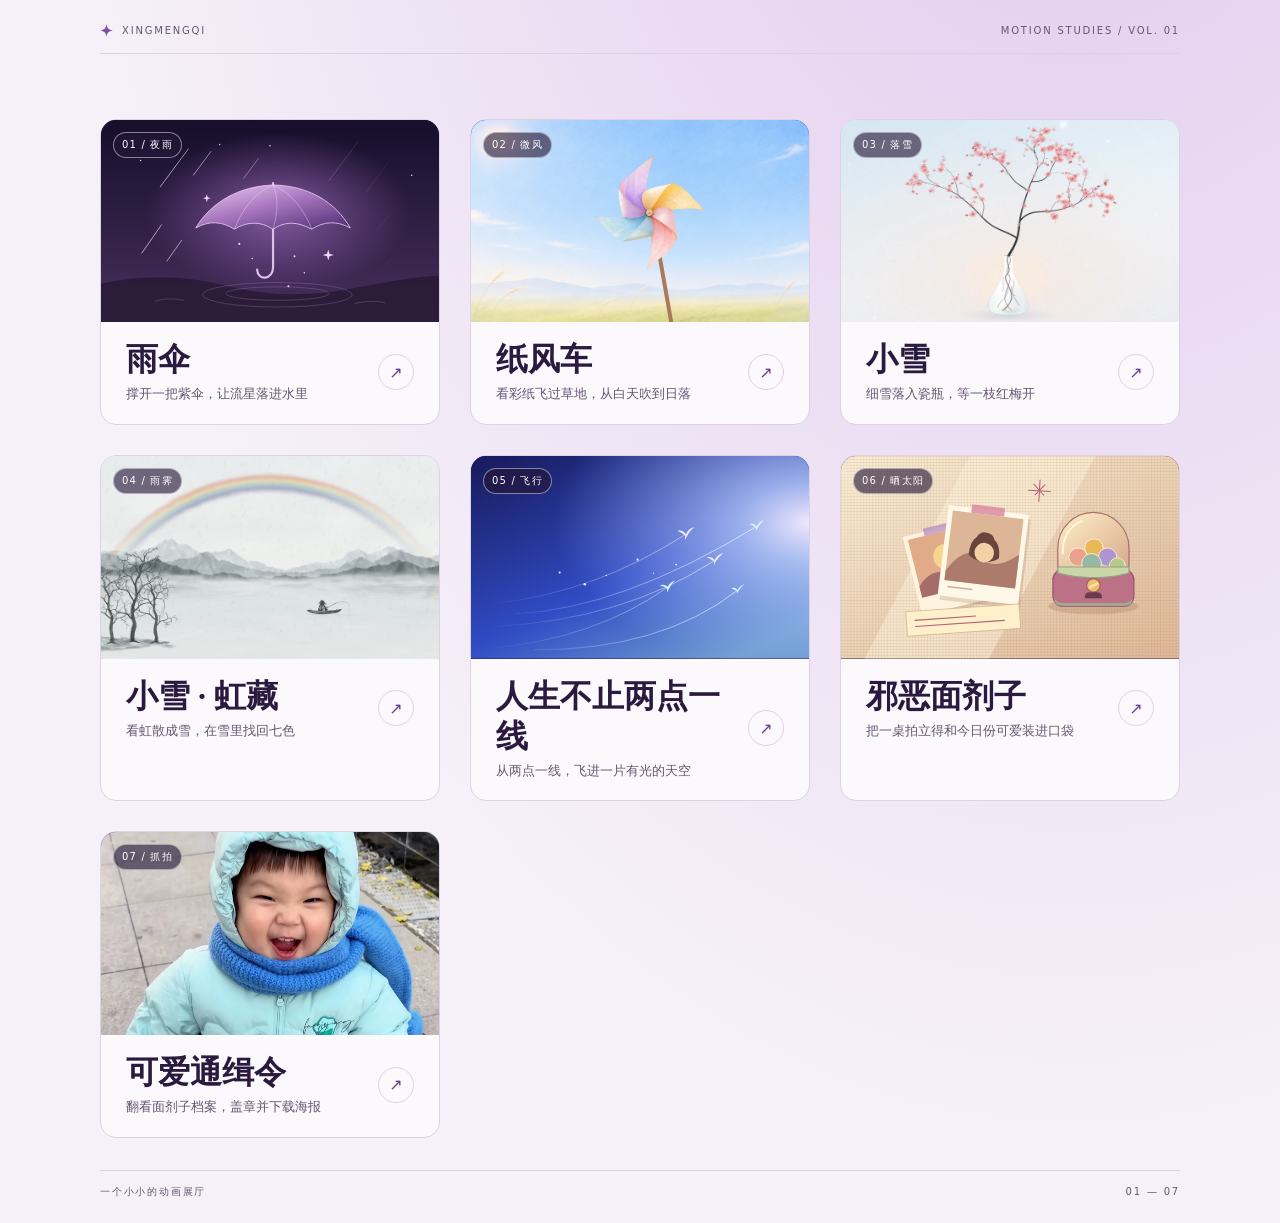
<file: index.html>
<!doctype html><html lang="zh-CN"><head><meta charset="utf-8"><meta name="viewport" content="width=device-width,initial-scale=1"><meta name="theme-color" content="#f6f1f8"><meta name="description" content="雨伞、纸风车、小雪、虹藏、飞鸟、邪恶面剂子和可爱通缉令，七个互动小作品。"><link rel="icon" href="data:,"><title>一小段天气</title>
<style>
:root{--ink:#2b1a3f;--soft:#665571;--rule:#ddd1e5;--serif:"Noto Serif SC","Songti SC",STSong,SimSun,serif}*{box-sizing:border-box}body{margin:0;min-height:100vh;color:var(--ink);background:radial-gradient(ellipse at 84% -40%,#dfc6ed,transparent 68%),#f6f1f8;font-family:system-ui,"Microsoft YaHei",sans-serif}.shell{width:min(100% - 80px,1080px);margin:auto}
header,footer{display:flex;justify-content:space-between;align-items:center;gap:10px;color:var(--soft);font-size:10px;letter-spacing:.18em}header{padding:24px 0 16px;border-bottom:1px solid var(--rule)}.grid{margin-top:clamp(26px,5.5vw,65px)}#rain-room{position:fixed;inset:0;width:100%;height:100%;border:0;background:#160d2d}footer{padding:14px 0 24px;margin-top:32px;border-top:1px solid var(--rule)}.mark{display:flex;align-items:center;gap:9px}.mark svg{width:13px;color:#7d4f9c}
.grid{display:grid;grid-template-columns:repeat(auto-fit,minmax(min(100%,16.75rem),1fr));gap:clamp(17px,3vw,30px)}.card{min-width:0;display:block;border:1px solid var(--rule);border-radius:16px;overflow:hidden;background:#fcf9fd;color:inherit;text-decoration:none;transition:transform .28s,box-shadow .28s}.card:focus-visible{outline:3px solid #8056a6;outline-offset:4px}.art{position:relative;overflow:hidden;isolation:isolate;aspect-ratio:1.67;background:#2a1646}.art>svg,.field{display:block;width:100%;height:100%;object-fit:cover;transition:transform .5s}.field{object-position:50% 60%}.wheel,.stem{position:absolute;left:53%;top:46%}.wheel{width:36%;transform:translate(-50%,-50%);clip-path:polygon(54% 1%,49% 24%,48% 29%,62% 26%,70% 25%,77% 29%,96% 49%,71% 48%,71% 59%,73% 70%,67% 80%,47% 97%,50% 70%,42% 72%,27% 74%,17% 68%,4% 52%,27% 53%,25% 43%,23% 30%,26% 25%)}.stem{width:1.1%;height:58%;background:#a97b5b;border-radius:10px;transform-origin:top;transform:rotate(-10deg)}
.label{position:absolute;top:12px;left:12px;border:1px solid #fff7;border-radius:99px;padding:5px 8px;color:white;background:#261739a0;letter-spacing:.12em;font-size:10px}.info{display:grid;grid-template-columns:1fr auto;gap:5px 12px;align-items:center;padding:17px clamp(15px,3vw,25px) 19px}.info h2{font:600 clamp(22px,3.5vw,32px)/1.25 var(--serif);margin:0}.info p{grid-column:1;margin:0;color:var(--soft);font-size:13px;line-height:1.6}.arrow{grid-column:2;grid-row:1/3;display:grid;place-items:center;border:1px solid var(--rule);border-radius:50%;width:36px;height:36px;color:#68408f;transition:color .28s,background .28s}.card:focus-visible .arrow{color:white;background:#68408f}
@media(hover:hover){.card:hover{transform:translateY(-4px);box-shadow:0 14px 32px #46245f20}.card:hover .art>svg,.card:hover .field{transform:scale(1.035)}.card:hover .arrow{color:white;background:#68408f}}
@media(max-width:640px){.shell{width:calc(100% - 36px)}header{padding-top:17px}.grid{margin-top:24px}footer{margin-top:23px}}@media(prefers-reduced-motion:reduce){*{transition:none!important}}
.snow-art{background:#e2edf5}
.wanted-art{background:#2146b3}.wanted-art .field{object-position:50% 32%}
</style></head><body><div class="shell">
<header><span class="mark"><svg viewBox="0 0 24 24" aria-hidden="true"><path fill="currentColor" d="M12 0c1 8 4 11 12 12-8 1-11 4-12 12-1-8-4-11-12-12 8-1 11-4 12-12Z"/></svg>XINGMENGQI</span><span>MOTION STUDIES / VOL. 01</span></header>
<main><div class="grid">
<a class="card" href="./umbrella/" data-rain><div class="art" aria-hidden="true">
<svg viewBox="0 0 560 330" preserveAspectRatio="xMidYMid slice" xmlns="http://www.w3.org/2000/svg"><defs>
<linearGradient id="sky" x2="0%" y2="100%"><stop stop-color="#160e2a"/><stop offset="1" stop-color="#48305d"/></linearGradient><radialGradient id="glow"><stop stop-color="#bb83d9" stop-opacity=".62"/><stop offset="1" stop-color="#a86ccd" stop-opacity="0"/></radialGradient>
<linearGradient id="silk" x2="90%" y2="100%"><stop stop-color="#edcff4"/><stop offset=".48" stop-color="#aa78c0"/><stop offset="1" stop-color="#543177"/></linearGradient><linearGradient id="meteor" x2="100%" y2="0%"><stop stop-color="#efd4ff" stop-opacity=".78"/><stop offset="1" stop-color="#efd4ff" stop-opacity="0"/></linearGradient></defs>
<path fill="url(#sky)" d="M0 0h560v330H0z"/><ellipse fill="url(#glow)" cx="294" cy="151" rx="216" ry="130"/>
<path fill="#261933" opacity=".8" d="M0 268Q107 244 206 270T418 274T560 254V330H0Z"/>
<g fill="none" stroke="#c9a0e8" opacity=".38"><ellipse cx="292" cy="283" rx="84" ry="11"/><ellipse cx="292" cy="285" rx="122" ry="20"/><path d="M93 295q22-6 47-1m278 5q31-6 50-1"/></g>
<g stroke="url(#meteor)" stroke-linecap="round" stroke-width="1.5"><path d="m101 109 46-62m8 43 29-39m53 44 24-32m115 36 47-63m13 82 41-54m-22 116 30-40m-414 77 32-46m366 66 27-35m-384 28 24-34"/></g>
<path d="M285 103v137c0 21-25 23-26 4" fill="none" stroke="#ddbee9" stroke-width="3.6" stroke-linecap="round"/>
<path d="M159 176c25-42 70-68 126-70 57 1 101 27 126 70-22-12-43-11-63 2-24-13-44-13-63 0-20-13-42-13-63 0-21-13-41-14-63-2Z" fill="url(#silk)" stroke="#ebd0f3" stroke-width="1.3"/>
<path d="M222 178c14-37 37-61 63-72m0 72c8-29 9-51 0-72m63 72c-13-35-37-61-63-72" fill="none" stroke="#f4dafa" stroke-opacity=".66"/>
<g fill="#efd7fa"><circle cx="69" cy="66" r="1.1"/><circle cx="511" cy="90" r="1.2"/><circle cx="280" cy="42" r="1.2"/><circle cx="198" cy="40" r="1.1"/><circle cx="230" cy="202" r="1.7"/><circle cx="251" cy="226" r="1.2"/><circle cx="320" cy="222" r="1.6"/><circle cx="336" cy="249" r="1.3"/><circle cx="310" cy="271" r="1.7"/><path d="m375 211 2 7 7 2-7 2-2 7-2-7-7-2 7-2zm-198-90 1.5 5 5 1.5-5 1.5-1.5 5-1.5-5-5-1.5 5-1.5z"/></g></svg>
<span class="label">01 / 夜雨</span></div><div class="info"><h2>雨伞</h2><p>撑开一把紫伞，让流星落进水里</p><span class="arrow" aria-hidden="true">↗</span></div></a>
<a class="card" href="./pinwheel/"><div class="art" aria-hidden="true"><img class="field" src="./assets/meadow.webp" width="560" height="330" alt=""><span class="stem"></span><img class="wheel" src="./assets/pinwheel.webp" alt=""><span class="label">02 / 微风</span></div><div class="info"><h2>纸风车</h2><p>看彩纸飞过草地，从白天吹到日落</p><span class="arrow" aria-hidden="true">↗</span></div></a>
<a class="card" href="./xiaoxue/" data-snow><article>
  <div class="art snow-art" aria-hidden="true"><img class="field" src="./xiaoxue/cover.webp" width="800" height="480" alt=""><span class="label">03 / 落雪</span></div>
  <div class="info"><h2>小雪</h2><p>细雪落入瓷瓶，等一枝红梅开</p><span class="arrow" aria-hidden="true">↗</span></div>
</article></a>
<a class="card" href="./xiaoxue-hongcang/index.html" aria-labelledby="hongcang-entry-title"><article>
  <div class="art snow-art" aria-hidden="true"><img class="field" src="./xiaoxue-hongcang/cover.webp" width="800" height="480" alt=""><span class="label">04 / 雨霁</span></div>
  <div class="info"><h2 id="hongcang-entry-title">小雪 · 虹藏</h2><p>看虹散成雪，在雪里找回七色</p><span class="arrow" aria-hidden="true">↗</span></div>
</article></a>
<a class="card" href="./bird/"><div class="art" aria-hidden="true">
<svg viewBox="0 0 560 330" xmlns="http://www.w3.org/2000/svg" preserveAspectRatio="xMidYMid slice"><defs>
<linearGradient id="bird-cover-sky" x2="77%" y2="100%"><stop stop-color="#171959"/><stop offset=".6" stop-color="#304bc4"/><stop offset="1" stop-color="#6f9ed1"/></linearGradient>
<radialGradient id="bird-cover-light" cx="100%" cy="33%" r="75%"><stop stop-color="#faefff" stop-opacity=".96"/><stop offset=".28" stop-color="#c8d9ff" stop-opacity=".7"/><stop offset="1" stop-color="#9bb4fb" stop-opacity="0"/></radialGradient>
<linearGradient id="bird-cover-trails"><stop stop-color="#c1d2ff" stop-opacity="0"/><stop offset="1" stop-color="#e4f0ff" stop-opacity=".95"/></linearGradient>
</defs><path fill="url(#bird-cover-sky)" d="M0 0h560v330H0z"/><path fill="url(#bird-cover-light)" d="M0 0h560v330H0z"/>
<g fill="none" stroke="url(#bird-cover-trails)" stroke-width="1.4"><path d="M47 240Q207 222 354 128M42 278Q254 267 402 170M77 257Q248 250 470 115M32 314Q205 299 325 214M107 316Q313 317 439 219"/></g>
<g fill="#f7ecff"><path d="M341 122q9-2 14 6 4-11 14-12-8 5-13 16l-3 5 1-7q-6-5-13-8Z"/><path d="M389 165q8-2 13 5 4-10 14-12-7 5-13 15l-2 5v-6q-6-5-12-7Z"/></g>
<g fill="#d5f4ff"><path d="M458 111q7-3 12 4 5-9 13-11-6 4-11 13l-3 5v-5q-5-4-11-6Z"/><path d="M312 211q8-3 13 3 4-9 12-11-6 5-10 14l-3 5v-6q-5-4-12-5Z"/><path d="M429 216q6-3 10 3 3-7 11-10-5 4-10 12l-2 4v-5q-5-3-9-4Z"/></g>
<g fill="#e6f0ff"><circle cx="149" cy="190" r="1.7"/><circle cx="190" cy="209" r="2.1"/><circle cx="225" cy="195" r="1.2"/><circle cx="276" cy="169" r="1.7"/><circle cx="302" cy="191" r="1.1"/><circle cx="339" cy="177" r="1.5"/></g></svg>
<span class="label">05 / 飞行</span></div><div class="info"><h2>人生不止两点一线</h2><p>从两点一线，飞进一片有光的天空</p><span class="arrow" aria-hidden="true">↗</span></div></a>
<a class="card" href="./mianjizi/" data-mianjizi aria-labelledby="mianjizi-entry-title"><article>
<div class="art" aria-hidden="true">
<svg viewBox="0 0 560 330" preserveAspectRatio="xMidYMid slice" xmlns="http://www.w3.org/2000/svg">
  <defs>
    <linearGradient id="sun-pocket-linen" x2="100%" y2="100%"><stop stop-color="#f9eed5"/><stop offset="1" stop-color="#deb897"/></linearGradient>
    <pattern id="sun-pocket-weave" width="5" height="5" patternUnits="userSpaceOnUse"><path d="M.5 0v5M0 .5h5" fill="none" stroke="#8c5f46" stroke-opacity=".16"/></pattern>
    <linearGradient id="sun-pocket-glass" x2="100%" y2="100%"><stop stop-color="#fff0c9"/><stop offset="1" stop-color="#d5a68a"/></linearGradient>
  </defs>
  <path fill="url(#sun-pocket-linen)" d="M0 0h560v330H0z"/>
  <path fill="#fff7de" opacity=".48" d="M214 0h205L246 330H43z"/>
  <path fill="url(#sun-pocket-weave)" d="M0 0h560v330H0z"/>
  <g transform="translate(105 132) rotate(-14)">
    <rect x="3" y="6" width="111" height="131" rx="1" fill="#976952" opacity=".22"/>
    <rect width="111" height="132" fill="#fff3df"/>
    <rect x="7" y="7" width="97" height="97" fill="#e1ab89"/>
    <path d="M7 85Q30 62 57 73t47 3v28H7z" fill="#a46d6a"/>
    <circle cx="61" cy="48" r="21" fill="#f6d58f"/>
    <path fill="#b585bf" fill-opacity=".7" d="M35-5h43v12H35z"/>
  </g>
  <g transform="translate(180 80) rotate(7)">
    <rect x="4" y="7" width="132" height="148" fill="#976952" opacity=".22"/>
    <rect width="132" height="148" fill="#fff7e8"/>
    <rect x="8" y="8" width="116" height="114" fill="#ddb697"/>
    <path d="M8 106q28-47 54-27t62-13v56H8z" fill="#ad7b6c"/>
    <path d="M42 76q0-23 10-30 4-9 13-9 13 0 16 10 11 8 11 29-10 9-25 9T42 76" fill="#69463d"/>
    <circle cx="67" cy="70" r="16" fill="#f4d1a4"/>
    <path d="M38-6h54V8H38z" fill="#d986a1" fill-opacity=".8"/>
    <path d="M15 132h39" stroke="#cf9f8d" stroke-linecap="round" stroke-width="2"/>
  </g>
  <g transform="translate(348 91)">
    <ellipse cx="68" cy="154" rx="74" ry="13" fill="#925e4c" opacity=".22"/>
    <path d="M10 86V59a58 58 0 1 1 116 0v27q0 17-17 17H27Q10 103 10 86Z" fill="url(#sun-pocket-glass)" stroke="#a8716f" stroke-width="2"/>
    <path d="M18 68q-1-39 31-53" fill="none" stroke="#fff9de" stroke-linecap="round" stroke-width="3"/>
    <g stroke="#fff2d9" stroke-width="1.4"><circle cx="69" cy="59" r="15" fill="#eab957"/><circle cx="43" cy="74" r="15" fill="#eba18b"/><circle cx="91" cy="74" r="15" fill="#ad95cf"/><circle cx="65" cy="84" r="16" fill="#95b9a4"/><circle cx="107" cy="88" r="13" fill="#b7c98a"/></g>
    <rect x="2" y="94" width="132" height="60" rx="17" fill="#bd7187" stroke="#9b536d" stroke-width="2"/>
    <path d="M4 137q0 12 15 12h98q15 0 15-12v3q0 13-13 13H17q-13 0-13-13z" fill="#9caf91"/>
    <path d="M10 90h116v10q-56 15-116 0z" fill="#cad6a8" stroke="#91a481" stroke-width="2"/>
    <circle cx="68" cy="120" r="11" fill="#eebd74" stroke="#a26553" stroke-width="2"/>
    <path d="m62 123 12-6" stroke="#ffe4a6" stroke-width="4" stroke-linecap="round"/>
    <path d="M54 139q0-8 8-8h12q8 0 8 8v2H54z" fill="#693b4d"/>
  </g>
  <path d="M110 254h185v40H110z" fill="#fdf0cb" stroke="#c9a685" transform="rotate(-4 110 254)"/>
  <path d="m125 268 99-7m-98 17 145-10m50-205 16-16m-18-1 16 18m-6-25-2 35m-17-18 36 2" fill="none" stroke="#b76179" stroke-width="1.7" stroke-linecap="round"/>
</svg>
<span class="label">06 / 晒太阳</span></div><div class="info"><h2 id="mianjizi-entry-title">邪恶面剂子</h2><p>把一桌拍立得和今日份可爱装进口袋</p><span class="arrow" aria-hidden="true">↗</span></div>
</article></a>
<a class="card" href="./mianjizi-wanted/" data-mianjizi-wanted aria-labelledby="wanted-entry-title"><article>
  <div class="art wanted-art" aria-hidden="true">
    <img class="field" src="./mianjizi-wanted/photos/blue-coat.webp" width="675" height="1200" alt="" loading="lazy" decoding="async">
    <span class="label">07 / 抓拍</span>
  </div>
  <div class="info"><h2 id="wanted-entry-title">可爱通缉令</h2><p>翻看面剂子档案，盖章并下载海报</p><span class="arrow" aria-hidden="true">↗</span></div>
</article></a>
</div></main><footer><span>一个小小的动画展厅</span><span>01 — 07</span></footer></div><iframe id="rain-room" src="./umbrella/?gallery=clean" allow="autoplay" title="雨伞动画" hidden></iframe>
<script>
const frame = document.querySelector('#rain-room');
const gallery = document.querySelector('.shell');
const umbrellaLink = document.querySelector('[data-rain]');
const localFile = location.protocol === 'file:';
if (localFile) {
  umbrellaLink.href = './umbrella/index.html';
  document.querySelector('[data-snow]').href = './xiaoxue/index.html';
  document.querySelector('[data-mianjizi]').href = './mianjizi/index.html';
  document.querySelector('[data-mianjizi-wanted]').href = './mianjizi-wanted/index.html';
}
const homeTitle = document.title;
const homeURL = location.href;
const rainURL = umbrellaLink.href;
let opened = false;
function showGallery() {
  if (!opened) return;
  frame.contentWindow.xmqRain.stop();
  frame.hidden = true;
  gallery.hidden = false;
  document.title = homeTitle;
  opened = false;
  umbrellaLink.focus({preventScroll:true});
}
function showRain() {
  const rain = frame.contentWindow.xmqRain;
  if (!rain || opened) return false;
  frame.hidden = false;
  gallery.hidden = true;
  opened = true;
  document.title = frame.contentDocument.title;
  rain.start();
  frame.contentWindow.focus();
  return true;
}
umbrellaLink.addEventListener('click', event => {
  if (localFile || event.button !== 0 || event.metaKey || event.ctrlKey || event.shiftKey || event.altKey) return;
  if (!showRain()) return;
  event.preventDefault();
  history.pushState({ xmqRain:true }, '', rainURL);
});
window.addEventListener('popstate', event => {
  if (event.state?.xmqRain) {
    if (!showRain()) location.replace(rainURL);
  } else showGallery();
});
window.addEventListener('message', event => {
  if (!opened || event.origin !== location.origin || event.source !== frame.contentWindow || event.data !== 'xmq-rain-home') return;
  if (history.state?.xmqRain) history.back();
  else location.replace(homeURL);
});
</script></body></html>
</file>
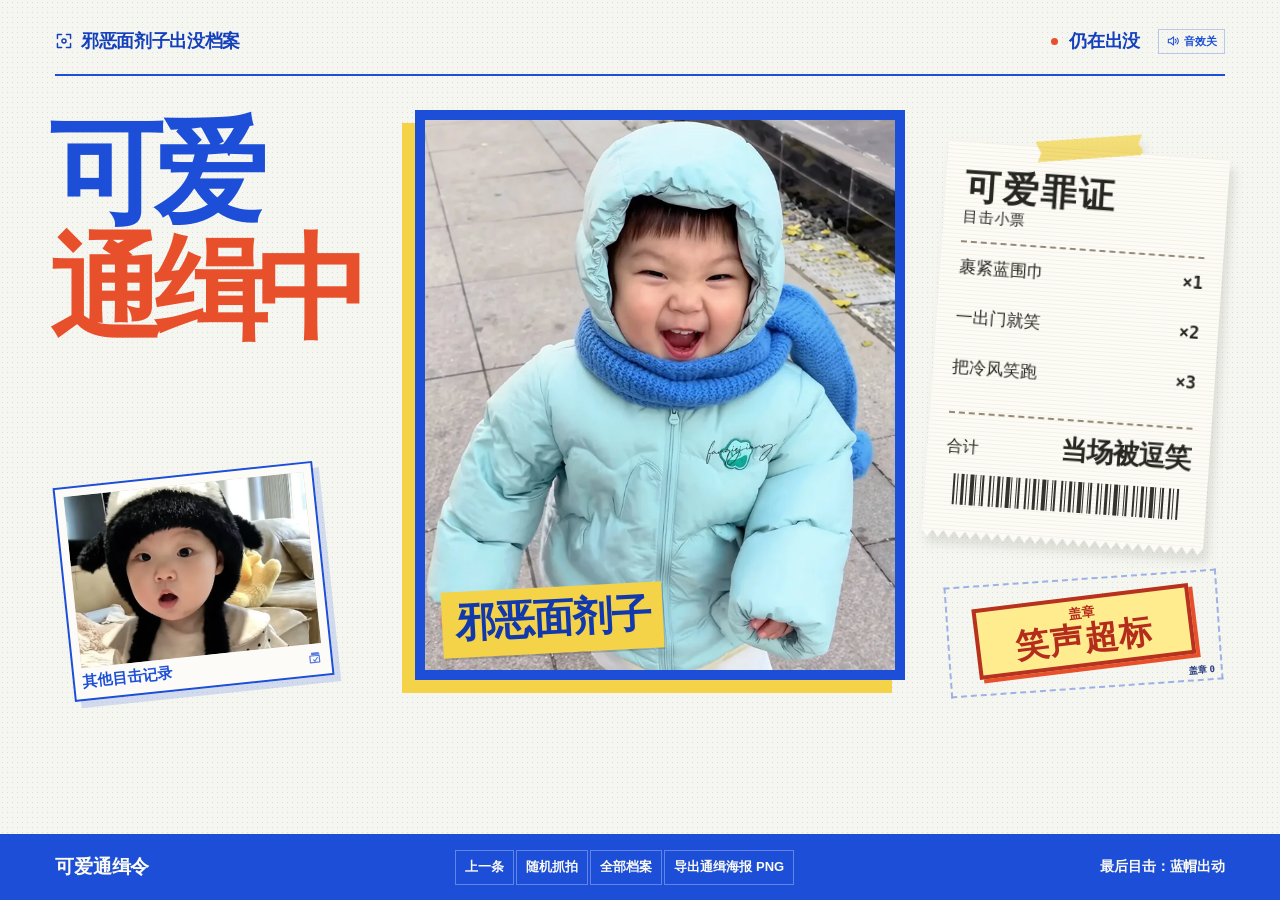
<file: mianjizi-wanted/index.html>
<!doctype html>
<html lang="zh-CN">
<head>
<meta charset="UTF-8">
<meta name="viewport" content="width=device-width, initial-scale=1">
<meta name="theme-color" content="#F5F6F0">
<title>可爱通缉令 | 邪恶面剂子出没档案</title>
<link rel="icon" href="data:,">
<link rel="stylesheet" href="style.css">
</head>
<body>
<header class="mast page-width">
  <div class="mast-title"><svg viewBox="0 0 22 22" aria-hidden="true"><path d="M8 3H3v5m11-5h5v5M3 14v5h5m11-5v5h-5"/><circle cx="11" cy="11" r="2.5"/></svg>邪恶面剂子出没档案</div>
  <div class="mast-right"><span class="onair"><i></i>仍在出没</span><button id="sound" type="button" aria-pressed="false" aria-label="开启音效"><svg viewBox="0 0 24 24" aria-hidden="true"><path d="M4 9h4l5-4v14l-5-4H4zM16 9c1.8 1.2 1.8 4.8 0 6m3-8c2.8 2.4 2.8 7.6 0 10"/></svg><span data-sound-label>音效关</span></button></div>
</header>
<main class="poster page-width">
  <h1 class="headline"><span>可爱</span><span>通缉中</span></h1>
  <div class="hero-wrap">
    <button id="hero" class="hero" type="button" aria-label="放大当前通缉照片">
      <span class="hero-window"><img id="hero-image" alt="" decoding="async" fetchpriority="high"></span>
      <span class="hero-label">邪恶面剂子</span>
      <span id="ink" class="ink" aria-hidden="true"></span>
      <span id="flash" class="flash" aria-hidden="true"></span>
    </button>
  </div>
  <section class="evidence" aria-label="目击小票和盖章">
    <div class="paper-holder">
      <article id="receiptnote" class="receipt" aria-labelledby="receipt-title">
        <span class="tape" aria-hidden="true"></span>
        <h2 id="receipt-title">可爱罪证</h2><p class="receipt-sub">目击小票</p>
        <ul id="crimes" class="crimes"></ul>
        <p class="receipt-total"><span>合计</span><strong id="total">当场心软</strong></p>
        <div class="barcode" aria-hidden="true"></div>
      </article>
    </div>
    <div class="stamp-base">
      <button id="stamp" class="stamp" type="button"><span>盖章</span><strong id="stamp-opinion">可爱成立</strong></button>
      <span id="stamp-count" class="stamp-count" aria-live="polite">0</span>
    </div>
  </section>
  <button type="button" id="witness" class="witness" title="切换到这张目击照">
    <span class="witness-window"><img id="witness-image" alt="" decoding="async"></span>
    <span class="witness-title">其他目击记录 <svg viewBox="0 0 24 24" aria-hidden="true"><path d="M5 9h14v10H5zm3-4h10m-10 2h11m-9 8 2 2 4-5"/></svg></span>
  </button>
</main>
<footer class="band">
  <div class="band-inner page-width">
    <strong class="band-title">可爱通缉令</strong>
    <nav aria-label="照片浏览">
      <button id="previous" type="button">上一条</button>
      <button id="random" type="button">随机抓拍</button>
      <button id="archives" type="button">全部档案</button>
      <button id="export" type="button">导出通缉海报<span> PNG</span></button>
    </nav>
    <span class="last">最后目击：<strong id="last-seen" aria-live="polite">蓝帽出动</strong></span>
  </div>
</footer>
<p id="status" class="status" role="status"></p>
<dialog id="archive" class="archive" aria-labelledby="archive-title">
  <div class="dialog-head"><h2 id="archive-title">全部档案</h2><form method="dialog"><button type="submit" aria-label="关闭档案">×</button></form></div>
  <div class="archive-filter"><label for="archive-search">找一条目击记录</label><input id="archive-search" type="search" placeholder="输入照片标题" autocomplete="off"><output id="archive-count" aria-live="polite"></output></div>
  <div id="archive-list" class="archive-list"></div>
</dialog>
<dialog id="detail" class="detail" aria-labelledby="detail-title">
  <div class="dialog-head"><h2 id="detail-title">通缉瞬间</h2><form method="dialog"><button type="submit" aria-label="关闭精览">×</button></form></div>
  <div class="detail-viewport"><img id="detail-image" alt="" decoding="async"></div>
  <div class="inspect-nav"><button id="detail-previous" type="button">上一张</button><button id="detail-next" type="button">下一张</button></div>
</dialog>
<script src="photos.js" defer></script>
<script src="export.js" defer></script>
<script src="app.js" defer></script>
</body>
</html>
</file>
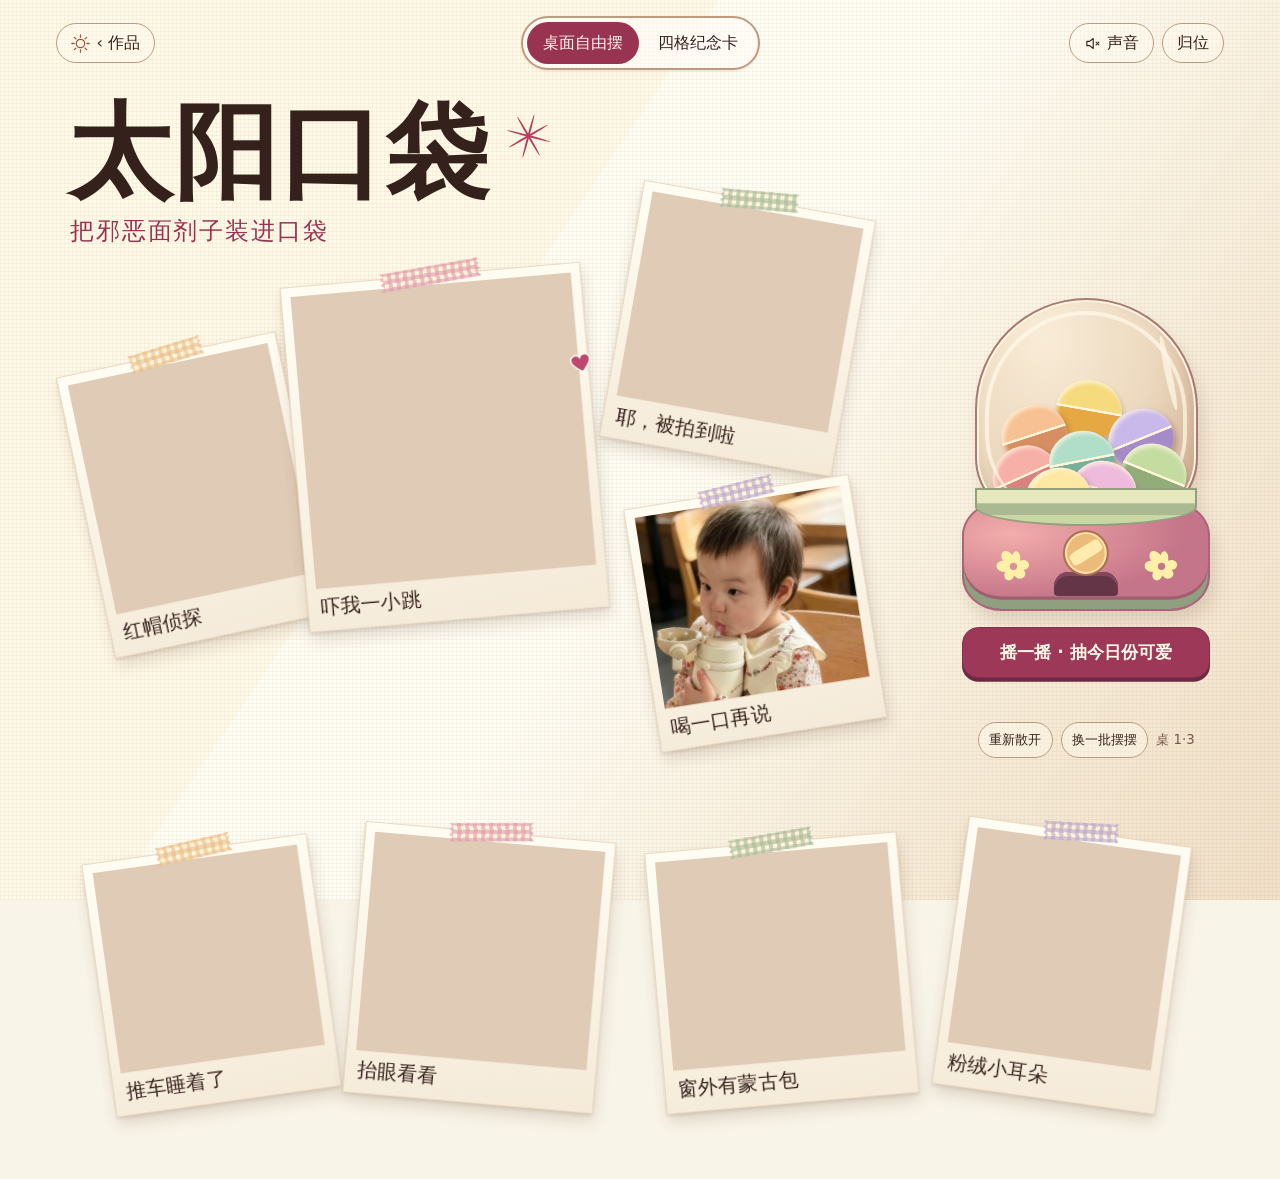
<file: mianjizi/index.html>
<!doctype html>
<html lang="zh-CN">
<head>
  <meta charset="utf-8">
  <meta name="viewport" content="width=device-width, initial-scale=1, viewport-fit=cover">
  <meta name="theme-color" content="#f9f4e8">
  <meta name="description" content="把邪恶面剂子装进口袋。一桌拍立得和一张自己做的四格纪念卡。">
  <title>太阳口袋 · 邪恶面剂子</title>
  <link rel="icon" href="data:,">
  <link rel="stylesheet" href="style.css?v=2">
  <script defer src="photos.js?v=2"></script>
  <script defer src="app.js?v=2"></script>
</head>
<body data-view="desk">
  <header class="topbar">
    <a class="pill back-link" href="../">
      <svg viewBox="0 0 24 24" width="19" height="19" aria-hidden="true"><circle cx="12" cy="12" r="5.3"/><path d="M12 1v3m0 16v3M1 12h3m16 0h3M4.2 4.2l2 2m11.6 11.6 2 2m0-15.6-2 2M6.2 17.8l-2 2"/></svg>
      <span>‹ 作品</span>
    </a>
    <div class="tabs" role="tablist" aria-label="照片玩法">
      <button id="tab-desk" type="button" role="tab" aria-selected="true" aria-controls="desk">桌面自由摆</button>
      <button id="tab-card" type="button" role="tab" aria-selected="false" aria-controls="card" tabindex="-1">四格纪念卡</button>
    </div>
    <div class="top-actions">
      <button class="pill sound-toggle" type="button" aria-pressed="false" aria-label="声音" title="声音">
        <svg viewBox="0 0 24 24" width="17" height="17" aria-hidden="true"><path d="M4 9h4l5-4v14l-5-4H4z"/><path class="muted-icon" d="m17 10 4 4m0-4-4 4"/><path class="playing-icon" d="M16 9a4 4 0 0 1 0 6m2-9a8 8 0 0 1 0 12"/></svg>
        <span>声音</span>
      </button>
      <button class="pill reset-desk" type="button">归位</button>
    </div>
  </header>

  <main class="studio">
    <div class="masthead">
      <h1>太阳口袋<span class="sun-mark" aria-hidden="true"><i></i><i></i><i></i><i></i></span></h1>
      <p>把邪恶面剂子装进口袋</p>
    </div>

    <section id="desk" role="tabpanel" aria-labelledby="tab-desk">
      <p id="desk-help" class="sr-only">轻点照片翻面。按住照片任意位置可拖动，聚焦后用方向键微调。可从照片之间的留白上下滚动。</p>
      <div class="desk-stage">
        <div class="desk-photos"></div>
        <p class="desk-empty" hidden>照片放进相册后，就能在这里摆拍立得。</p>
      </div>
      <div class="desk-accessories">
        <aside class="machine">
          <button class="machine-button" type="button">
            <span class="machine-art" aria-hidden="true">
              <span class="machine-globe">
                <span class="ball b1"></span><span class="ball b2"></span><span class="ball b3"></span>
                <span class="ball b4"></span><span class="ball b5"></span><span class="ball b6"></span>
                <span class="ball b7"></span><span class="ball b8"></span>
              </span>
              <span class="machine-base">
                <svg class="machine-flowers" viewBox="0 0 100 20" aria-hidden="true">
                  <path id="machine-flower" d="M10 5C6 0 2 4 5 8 0 8 0 14 6 14 4 18 9 21 11 16 14 20 19 16 16 13 21 12 19 6 14 8 15 3 11 1 10 5Z M10.5 9a2 2 0 1 0 0 4 2 2 0 0 0 0-4Z" fill-rule="evenodd"/>
                  <use href="#machine-flower" x="80"/>
                </svg>
                <span class="machine-dial"></span><span class="machine-slot"></span>
              </span>
            </span>
            <span class="machine-cta">摇一摇 · 抽今日份可爱</span>
          </button>
          <p class="draw-count" hidden>已抽 <span>0</span> 次</p>
        </aside>
        <div class="desk-tools">
          <button class="pill scatter-desk" type="button">重新散开</button>
          <button class="pill next-desk" type="button" hidden>换一批摆摆</button>
          <span class="desk-number" aria-live="polite" hidden></span>
        </div>
      </div>
    </section>

    <section id="card" class="alternate" role="tabpanel" aria-labelledby="tab-card" hidden>
      <div class="section-heading">
        <h2>四格纪念卡</h2>
        <p>选四张照片，留两句想说的话。</p>
      </div>
      <div class="card-bench">
        <div class="postcard" aria-label="纪念卡预览">
          <svg class="postcard-sun" viewBox="0 0 24 24" aria-hidden="true">
            <path d="M16 12a4 4 0 1 1-8 0 4 4 0 0 1 8 0ZM12 1.5v3m0 15v3M1.5 12h3m15 0h3M4.6 4.6l2.1 2.1m10.6 10.6 2.1 2.1M4.6 19.4l2.1-2.1M17.3 6.7l2.1-2.1"/>
          </svg>
          <p class="postcard-line card-top"></p>
          <div class="postcard-photos"></div>
          <p class="postcard-line card-bottom"></p>
        </div>
        <div class="card-tools">
          <fieldset class="palette">
            <legend>相框配色</legend>
            <label><input type="radio" name="palette" value="cream" checked><span>麦芽奶油</span></label>
            <label><input type="radio" name="palette" value="berry"><span>莓果粉</span></label>
            <label><input type="radio" name="palette" value="sage"><span>鼠尾草绿</span></label>
            <label><input type="radio" name="palette" value="dusk"><span>暮光紫</span></label>
          </fieldset>
          <label class="phrase">顶部短句<input id="top-line" type="text" maxlength="32" value="把邪恶面剂子装进口袋"></label>
          <label class="phrase">底部短句<input id="bottom-line" type="text" maxlength="32" value="今天也记得，给自己留一点甜。"></label>
          <div class="card-actions">
            <button class="pill random-card" type="button">随机四连拍</button>
            <button class="pill primary export-card" type="button">下载 PNG</button>
          </div>
          <p class="card-status" role="status"></p>
        </div>
      </div>
    </section>
  </main>

  <dialog class="photo-dialog" aria-labelledby="photo-heading" closedby="any">
    <div class="dialog-heading">
      <h2 id="photo-heading">今日份邪恶面剂子</h2>
      <form method="dialog"><button class="pill icon-button" type="submit" aria-label="关闭大图" autofocus>×</button></form>
    </div>
    <div class="dialog-photo"></div>
    <p class="capsule-fortune"></p>
    <div class="dialog-actions">
      <button class="pill dialog-flip" type="button">看背面</button>
    </div>
  </dialog>

  <dialog class="pick-dialog" aria-labelledby="pick-heading" closedby="any">
    <div class="dialog-heading">
      <h2 id="pick-heading">从相册选照片</h2>
      <form method="dialog"><button class="pill icon-button" type="submit" aria-label="关闭相册" autofocus>×</button></form>
    </div>
    <div class="pick-photos"></div>
  </dialog>
</body>
</html>
</file>
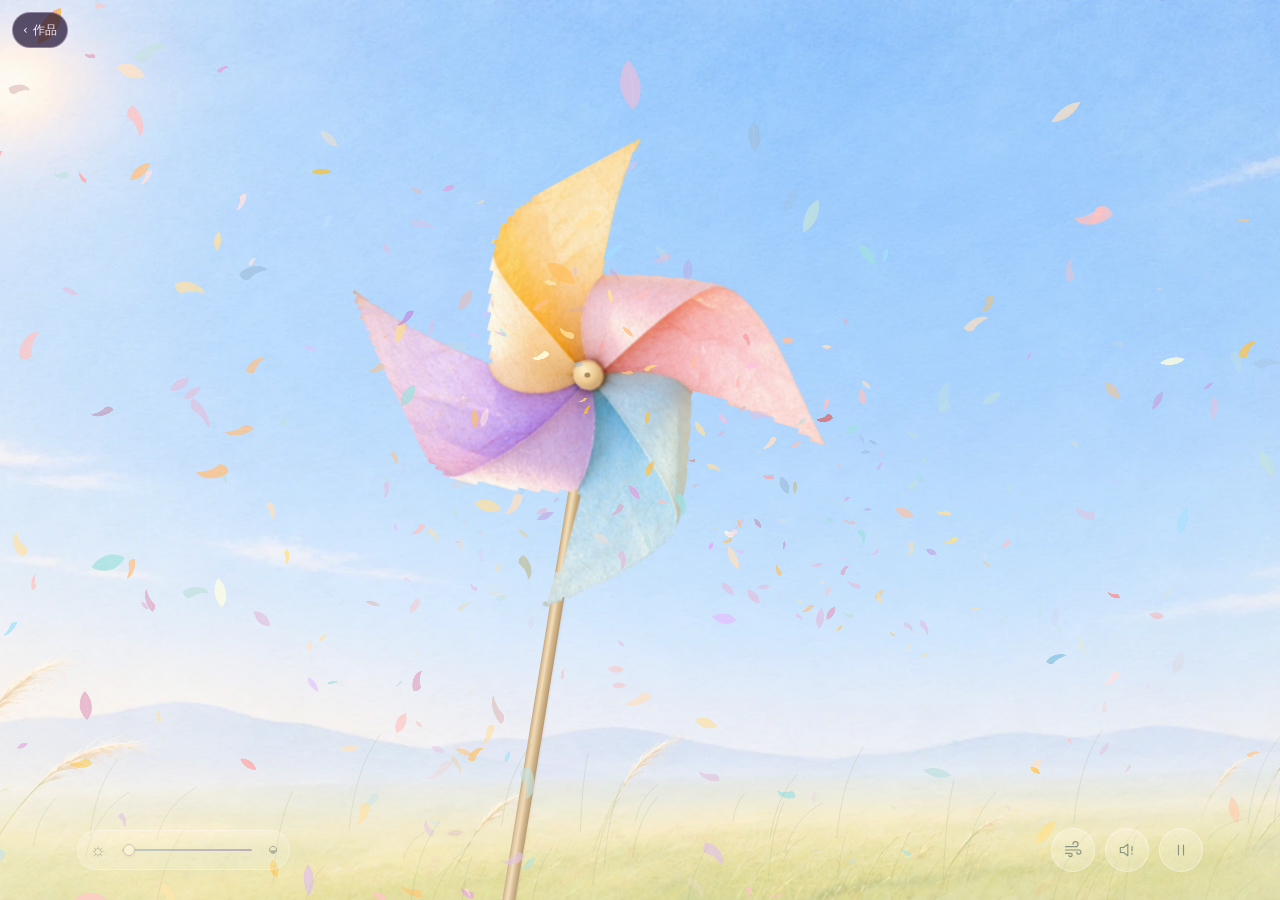
<file: pinwheel/index.html>
<!doctype html><html lang="zh-CN"><head><base href="../"><meta charset="utf-8"><meta name="viewport" content="width=device-width,initial-scale=1,viewport-fit=cover"><meta name="theme-color" content="#dcebf2"><meta name="description" content="一只纸风车，一阵彩色的风。从白昼到日落，慢慢把时间交给风。"><title>纸风车</title><link rel="stylesheet" href="pinwheel.css?v=13"><style>.xmq-home{position:fixed;z-index:40;top:max(12px,env(safe-area-inset-top));left:max(12px,env(safe-area-inset-left));display:inline-flex;align-items:center;min-height:36px;padding:0 10px;border:1px solid #e9dcfa66;border-radius:999px;background:#231537bc;color:#f8efff;font:12px/1 system-ui,sans-serif;text-decoration:none;gap:5px}.xmq-home:hover{background:#231537}.xmq-home:focus-visible{outline:2px solid #f8efff;outline-offset:2px}body.zen-mode .xmq-home{display:none}</style></head><body><a class="xmq-home" href="../" aria-label="返回作品首页"><span aria-hidden="true">‹</span> 作品</a>
<main id="scene" aria-label="纸风车与随风飞舞的彩纸，白天逐渐过渡到日落">
<div class="landscape"></div><div id="evening" class="evening"></div><div id="sunlight" class="sunlight"></div>
<div id="weatherShade" aria-hidden="true"></div><div id="clouds" aria-hidden="true"></div><canvas id="air" aria-hidden="true"></canvas>
<div id="assembly" class="assembly" aria-hidden="true"><div class="stick"></div><div id="rotor" class="rotor"><canvas id="paperRotor"></canvas><img id="paperSource" src="assets/pinwheel.webp" alt="" draggable="false"></div><div class="axle"></div></div>
<canvas id="near" aria-hidden="true"></canvas><div class="vignette"></div>
<footer><div class="time-control"><span class="sun-icon" aria-hidden="true">☼</span><input id="day" aria-label="调整白昼到日落" type="range" min="0" max="100" value="0"><span class="sun-icon" aria-hidden="true">◒</span></div><div class="buttons"><button id="gust" class="gust" aria-label="吹起一阵风"><svg viewBox="0 0 24 24" aria-hidden="true"><path d="M3 8h12a3 3 0 1 0-3-3M3 12h16a2.5 2.5 0 1 1-2.5 2.5M3 16h6a2 2 0 1 1-2 2"/></svg></button><button id="sound" class="pause" aria-label="关闭声音（等待点击页面后播放）" aria-pressed="true"><svg id="soundIcon" viewBox="0 0 24 24" aria-hidden="true"></svg></button><button id="pause" class="pause" aria-label="暂停动画" aria-pressed="false"><svg id="pauseIcon" viewBox="0 0 24 24" aria-hidden="true"><path d="M9 6v12M15 6v12"/></svg></button></div></footer>
</main><script src="scene.js?v=15"></script><script src="source-audio.js?v=5"></script></body></html>
</file>
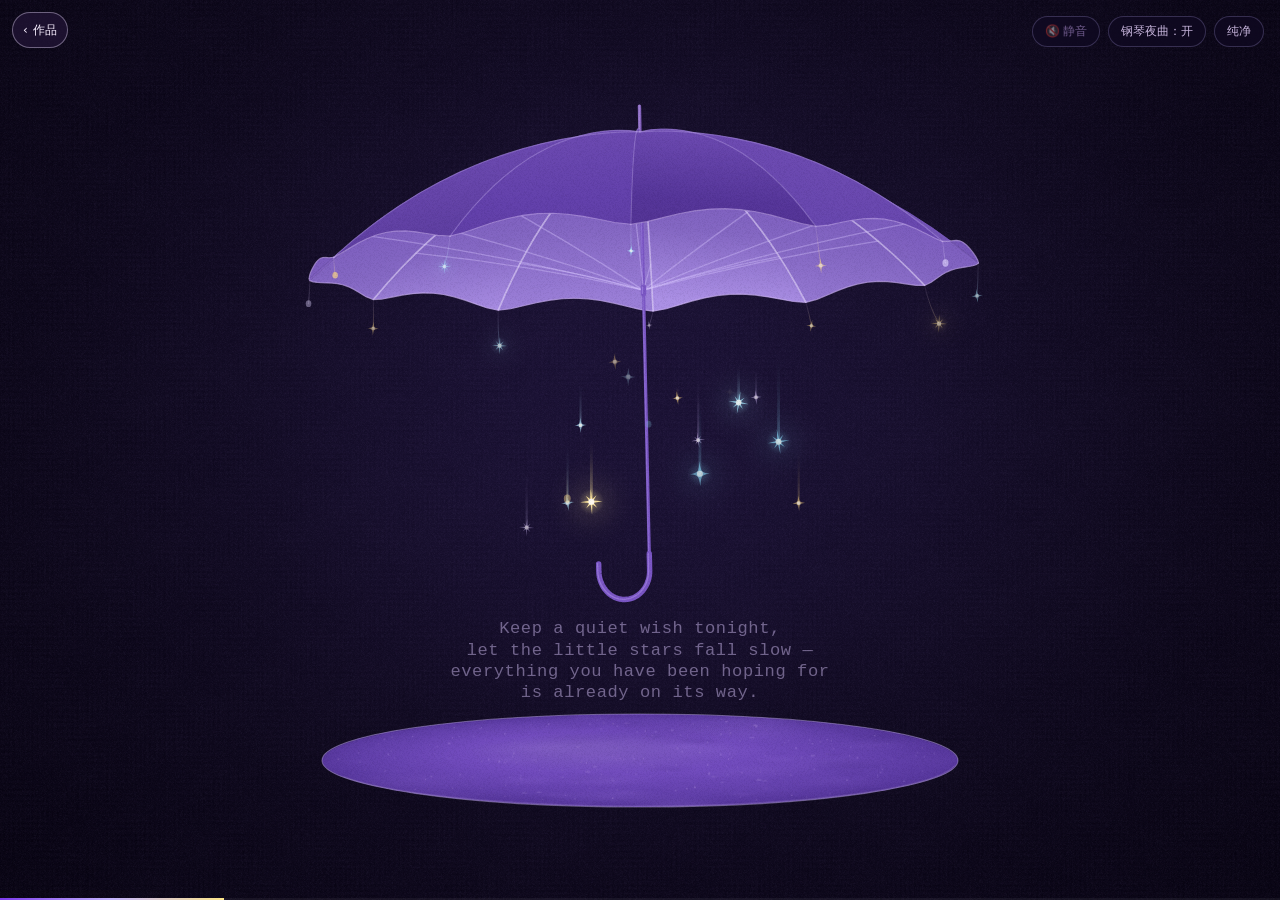
<file: umbrella/index.html>
<!DOCTYPE html>
<html lang="zh-CN">
<head>
  <meta charset="UTF-8" />
  <meta name="viewport" content="width=device-width, initial-scale=1.0, viewport-fit=cover" />
  <meta name="theme-color" content="#0A0615" />
  <title>今夜，局部紫色流星雨</title>
  <link rel="icon" href="data:," />
  <style>
    *, *::before, *::after {
      box-sizing: border-box;
      -webkit-tap-highlight-color: transparent;
    }

    html, body {
      margin: 0;
      padding: 0;
      width: 100%;
      height: 100%;
      height: 100dvh;
      overflow: hidden;
      background-color: #0A0615;
      color: #F3E8FF;
      font-family: -apple-system, BlinkMacSystemFont, "PingFang SC", "Hiragino Sans GB", "Microsoft YaHei", sans-serif;
      user-select: none;
      -webkit-user-select: none;
    }

    #stage {
      position: fixed;
      inset: 0;
      width: 100%;
      height: 100%;
      display: block;
      touch-action: none;
      cursor: pointer;
    }

    /* 顶部极简控制角标 */
    #top-controls {
      position: fixed;
      top: max(16px, env(safe-area-inset-top));
      right: max(16px, env(safe-area-inset-right));
      z-index: 20;
      display: flex;
      align-items: center;
      gap: 8px;
      opacity: 0;
      pointer-events: none;
      transition: opacity 600ms ease;
    }

    #top-controls.visible {
      opacity: 1;
      pointer-events: auto;
    }

    .icon-pill {
      appearance: none;
      border: 1px solid rgba(196, 181, 253, 0.22);
      background: rgba(18, 10, 38, 0.54);
      backdrop-filter: blur(10px);
      -webkit-backdrop-filter: blur(10px);
      color: rgba(233, 213, 255, 0.84);
      font-size: 12px;
      padding: 6px 12px;
      border-radius: 999px;
      cursor: pointer;
      transition: background 180ms ease, border-color 180ms ease, color 180ms ease, opacity 200ms ease;
    }

    .icon-pill:hover {
      background: rgba(91, 33, 182, 0.45);
      border-color: rgba(216, 180, 254, 0.45);
      color: #FAF5FF;
    }

    .icon-pill.muted {
      color: rgba(216, 180, 254, 0.48);
    }

    /* 底部自由交互胶囊（仅在开场动画落定后淡入） */
    #dock {
      position: fixed;
      left: 0;
      right: 0;
      bottom: max(22px, env(safe-area-inset-bottom));
      z-index: 20;
      display: flex;
      flex-direction: column;
      align-items: center;
      gap: 8px;
      padding: 0 16px;
      opacity: 0;
      transform: translateY(10px);
      pointer-events: none;
      transition: opacity 750ms ease, transform 750ms ease;
    }

    #dock.visible {
      opacity: 1;
      transform: translateY(0);
      pointer-events: auto;
    }

    .dock-bar {
      display: inline-flex;
      align-items: center;
      gap: 6px;
      padding: 5px 7px;
      border-radius: 999px;
      background: rgba(18, 10, 38, 0.66);
      backdrop-filter: blur(12px);
      -webkit-backdrop-filter: blur(12px);
      border: 1px solid rgba(196, 181, 253, 0.26);
      box-shadow: 0 10px 30px rgba(6, 2, 16, 0.42);
    }

    .dock-btn {
      appearance: none;
      border: none;
      background: transparent;
      color: rgba(233, 213, 255, 0.88);
      font-size: 12.5px;
      letter-spacing: 0.05em;
      padding: 6px 13px;
      border-radius: 999px;
      cursor: pointer;
      transition: background 180ms ease, color 180ms ease, transform 150ms ease;
    }

    .dock-btn:hover {
      background: rgba(139, 92, 246, 0.26);
      color: #FAF5FF;
    }

    .dock-btn:active {
      transform: scale(0.96);
    }

    .dock-btn.primary {
      background: rgba(124, 58, 237, 0.72);
      color: #FAF5FF;
      font-weight: 500;
    }

    .dock-btn.primary:hover {
      background: rgba(139, 92, 246, 0.85);
    }

    .dock-btn.gold {
      color: #FDE68A;
    }

    .dock-hint {
      font-size: 11px;
      letter-spacing: 0.08em;
      color: rgba(216, 180, 254, 0.56);
      text-align: center;
      pointer-events: none;
    }

    /* 开场进度极细发丝线 */
    #intro-progress {
      position: fixed;
      left: 0;
      right: 0;
      bottom: 0;
      height: 2px;
      z-index: 25;
      background: rgba(255, 255, 255, 0.05);
      opacity: 0;
      pointer-events: none;
      transition: opacity 500ms ease;
    }

    #intro-progress.visible {
      opacity: 1;
    }

    #intro-progress-fill {
      width: 0%;
      height: 100%;
      background: linear-gradient(90deg, #7C3AED, #C4B5FD, #FDE68A);
    }

    /* 纯净壁纸模式（隐藏按钮，仅留右上角一个半透明恢复按钮） */
    body.zen-mode #dock,
    body.zen-mode #btn-sound,
    body.zen-mode #btn-bgm {
      opacity: 0 !important;
      pointer-events: none !important;
    }

    body.zen-mode #btn-zen {
      opacity: 0.35;
    }
    body.zen-mode #btn-zen:hover {
      opacity: 0.9;
    }

    .xmq-home {
      position: fixed;
      z-index: 40;
      top: max(12px, env(safe-area-inset-top));
      left: max(12px, env(safe-area-inset-left));
      display: inline-flex;
      align-items: center;
      min-height: 36px;
      padding: 0 10px;
      gap: 5px;
      border: 1px solid #e9dcfa66;
      border-radius: 999px;
      background: #231537bc;
      color: #f8efff;
      font: 12px/1 system-ui, sans-serif;
      text-decoration: none;
    }

    .xmq-home:hover { background: #231537; }
    .xmq-home:focus-visible, button:focus-visible {
      outline: 2px solid #f8efff;
      outline-offset: 2px;
    }
    body.zen-mode .xmq-home { display: none; }

    @media (max-width: 420px) {
      .xmq-home { top: max(10px, env(safe-area-inset-top)); }
      #top-controls {
        top: max(10px, env(safe-area-inset-top));
        right: max(10px, env(safe-area-inset-right));
        gap: 4px;
      }
      .icon-pill { padding: 7px 7px; font-size: 11px; }
      .dock-bar { gap: 3px; padding: 5px; }
      .dock-btn { padding: 8px 9px; font-size: 12px; }
    }

    @media (max-height: 475px) {
      #dock { bottom: max(8px, env(safe-area-inset-bottom)); }
      .dock-hint { display: none; }
    }

    @media (prefers-reduced-motion: reduce) {
      #top-controls, #dock, #intro-progress { transition: none; }
    }
  </style>
</head>
<body>
  <a class="xmq-home" href="../index.html" aria-label="返回作品首页"><span aria-hidden="true">‹</span> 作品</a>
  <canvas id="stage" role="img" aria-label="紫夜中一把落下星星的伞。点击开合，左右拖动转伞，可用下方按钮许愿。"></canvas>

  <!-- 顶部极简声音与纯净模式按钮 -->
  <div id="top-controls" inert>
    <button id="btn-sound" class="icon-pill muted" aria-pressed="false" title="开启声音">🔇 静音</button>
    <button id="btn-bgm" class="icon-pill">钢琴夜曲：开</button>
    <button id="btn-zen" class="icon-pill" title="隐藏界面按钮，纯净欣赏">纯净</button>
  </div>

  <!-- 底部自由交互胶囊（开场动画结束后自动淡入） -->
  <div id="dock" inert>
    <div class="dock-bar">
      <button id="dock-toggle" class="dock-btn primary">撑伞落星</button>
      <button id="dock-spin" class="dock-btn">转伞</button>
      <button id="dock-wish" class="dock-btn gold">许愿星</button>
      <button id="dock-replay" class="dock-btn">重播</button>
    </div>
    <div class="dock-hint">点击开合伞 · 左右滑动拨转 · 轻点水洼落许愿星</div>
  </div>

  <!-- 开场进度发丝线 -->
  <div id="intro-progress">
    <div id="intro-progress-fill"></div>
  </div>

  <script src="./violetAudio.js"></script>
  <script>
    const CONFIG = {
      poemLines: [
        'Keep a quiet wish tonight,',
        'let the little stars fall slow —',
        'everything you have been hoping for',
        'is already on its way.'
      ],
      wishEasterEggCount: 3,
      wishMessage: '愿你天天开心，事事顺心'
    };

    const canvas = document.getElementById('stage');
    const ctx = canvas.getContext('2d', { alpha: false });
    const audio = new VioletAudioEngine({ masterVolume: 0.92 });
    const topControls = document.getElementById('top-controls');
    const btnSound = document.getElementById('btn-sound');
    const btnBgm = document.getElementById('btn-bgm');
    const btnZen = document.getElementById('btn-zen');
    const dock = document.getElementById('dock');
    const dockToggle = document.getElementById('dock-toggle');
    const introProgress = document.getElementById('intro-progress');
    const introProgressFill = document.getElementById('intro-progress-fill');
    const motionPreference = matchMedia('(prefers-reduced-motion: reduce)');

    const TAU = Math.PI * 2;
    const NUM_RIBS = 12;
    const RIB_STEP = TAU / NUM_RIBS;
    const OPEN_PITCH = -0.15;
    const FOLDED_ROTATION = Math.PI - 0.12;
    const ENAMEL = '#7A56C4';
    const HARDWARE_GLINT = 'rgba(191,166,246,.38)';
    const STAR_ICE = '#A7E9FF';
    const STAR_GOLD = '#FFDB83';
    const STAR_LILAC = '#E1D4FF';
    const STAR_COLORS = ['#88C9E5', '#ABDDF4', '#D5B371', '#E8CA85', '#C7B4EB'];
    const SPARK_COLORS = ['#8EE1FF', STAR_ICE, '#FFE79D', STAR_GOLD, STAR_LILAC];
    const WISH_COLOR = '#FFE39A';
    const OPEN_WATER_RY = 23.1;
    const RAIN_DUST = { size: [1.15, 1.55], duration: [1.77, 2.12], tail: [10, 15], brightness: [0.34, 0.53] };
    const RAIN_STAR = { size: [2.10, 3.20], duration: [1.60, 1.96], tail: [16, 25], brightness: [0.63, 0.81] };
    const RAIN_SPARK = { size: [3.40, 4.90], duration: [1.45, 1.80], tail: [23, 34], brightness: [0.86, 1] };
    const INTRO = {
      openStart: 0.6, spinStart: 1.4, peakStart: 2.7, coastStart: 3.5,
      rainTaperStart: 4.5, rainEnd: 5.55, lastLanding: 6.94, closeStart: 7, end: 7.9, peakSpeed: 5.9
    };
    const THREADS = [
      [11.5, 0.042, 1.20, 0, STAR_LILAC], [15, -0.035, 2.30, 4, STAR_GOLD],
      [19, -0.043, 2.90, 8, STAR_ICE], [8, 0.026, 1.60, 4, STAR_LILAC],
      [13, 0.037, 2.00, 4, STAR_GOLD], [21, -0.028, 3.00, 8, STAR_GOLD],
      [16, 0.040, 2.38, 4, STAR_ICE], [10.5, -0.047, 1.30, 0, STAR_LILAC],
      [18, 0.025, 2.55, 4, STAR_GOLD], [12, -0.035, 1.95, 4, STAR_ICE],
      [14.5, 0.032, 2.45, 8, STAR_ICE], [9, -0.040, 1.17, 0, STAR_GOLD]
    ].map(([length, slant, size, kind, color], i) => ({
      length, slant, size, kind, color,
      frequency: 9.6 * Math.sqrt(14 / length),
      windPhase: i * 2.39996, windStrength: 0.13 + (i * 7 % 12) * 0.012,
      flare: 0, flareVel: 0, lag: 0, lagVel: 0
    }));
    const background = document.createElement('canvas');
    const inkGrain = document.createElement('canvas');

    let W = 0, H = 0, dpr = 0, dockCeiling = 0;
    let active = false, frameRequest = 0, last = 0, time = 0;
    let appState, introClock = 0;
    let targetOpen = 0, openVal = 0, openVel = 0, waterOpen = 0;
    let rot = FOLDED_ROTATION, omega = 0, previousOmega = 0, angularAccel = 0;
    let pitchExtra = 0, rollExtra = 0;
    let pointer = null;

    let userMuted = false, soundRequested = false, soundUnlocked = false;
    let soundSuspension = null, pendingCanopySound = null;

    let starSpawnAcc = 0, wishCount = 0, poemBlend = 0;
    let introRainSeeded = false, introRandom;
    const stars = [];
    const impacts = [];

    function clamp(v, lo, hi) { return Math.max(lo, Math.min(hi, v)); }
    function lerp(a, b, t) { return a + (b - a) * t; }
    function phase(lo, hi, v) { return clamp((v - lo) / (hi - lo), 0, 1); }
    function smoothstep(lo, hi, v) {
      const t = phase(lo, hi, v);
      return t * t * (3 - 2 * t);
    }
    function wrapAngle(angle) { return ((angle % TAU) + TAU) % TAU; }

    function seededRandom(seed) {
      return () => {
        seed = (Math.imul(1664525, seed) + 1013904223) >>> 0;
        return seed / 4294967296;
      };
    }

    function soundIsPlaying() {
      return audio.enabled && audio.ctx?.state === 'running';
    }

    function syncAudioUI() {
      const playing = soundIsPlaying();
      btnSound.textContent = playing ? '🔊 声音' : '🔇 静音';
      btnSound.classList.toggle('muted', !playing);
      btnSound.setAttribute('aria-pressed', String(playing));
      btnSound.title = playing ? '静音' : '开启声音';
      btnBgm.textContent = audio.musicEnabled ? '钢琴夜曲：开' : '钢琴夜曲：关';
      btnBgm.classList.toggle('muted', !audio.musicEnabled);
    }

    function onAudioStateChange() {
      if (audio.enabled && !soundIsPlaying()) audio.disable();
      syncAudioUI();
    }

    function pauseSound() {
      audio.disable();
      const context = audio.ctx;
      if (context && context.state !== 'closed') {
        const gain = audio.masterGain.gain;
        gain.cancelScheduledValues(0);
        gain.value = 0;
        gain.setValueAtTime(0, context.currentTime);
        if (!soundSuspension) {
          soundSuspension = context.suspend().catch(() => {}).finally(() => { soundSuspension = null; });
        }
      }
      syncAudioUI();
    }

    function canPlaySound() {
      return active && !document.hidden && !userMuted && soundRequested;
    }

    async function enableSound() {
      if (!active || document.hidden || userMuted) return;
      soundRequested = true;
      try {
        const context = audio.ctx;
        if (context && (soundSuspension || context.state === 'interrupted')) {
          await context.resume();
          if (!canPlaySound()) return;
        }
        const enabling = audio.enable();
        if (!context && audio.ctx) audio.ctx.addEventListener('statechange', onAudioStateChange);
        await enabling;
      } catch {
        // 下一次有效手势仍可尝试解锁。
      } finally {
        if (!canPlaySound()) {
          pauseSound();
        } else if (soundIsPlaying()) {
          soundUnlocked = true;
          if (pendingCanopySound && performance.now() <= pendingCanopySound.until) {
            playCanopySound(pendingCanopySound.open);
          }
          pendingCanopySound = null;
        } else if (audio.enabled) {
          audio.disable();
        }
        syncAudioUI();
      }
    }

    function isActivatingGesture(event) {
      return event.isTrusted && navigator.userActivation?.isActive !== false;
    }

    function unlockSoundOnGesture(event) {
      if (!active || userMuted || soundIsPlaying() || !isActivatingGesture(event)) return;
      const keyboard = event.type === 'keydown';
      if (keyboard) {
        if (event.key === 'Escape' || event.repeat || event.isComposing
          || event.altKey || event.ctrlKey || event.metaKey
          || ['Alt', 'AltGraph', 'Control', 'Meta', 'Shift'].includes(event.key)) return;
      } else if (event.button !== 0 || (event.type === 'pointerdown' && event.pointerType !== 'mouse')
        || (event.type === 'pointerup' && event.pointerType === 'mouse')) {
        return;
      }
      if ((!keyboard || event.key === 'Enter' || event.key === ' ') && event.target.closest?.('#btn-sound')) return;
      void enableSound();
    }

    document.addEventListener('pointerdown', unlockSoundOnGesture, true);
    document.addEventListener('pointerup', unlockSoundOnGesture, true);
    document.addEventListener('click', unlockSoundOnGesture, true);
    document.addEventListener('keydown', unlockSoundOnGesture, true);
    btnSound.addEventListener('click', event => {
      if (!isActivatingGesture(event)) return;
      userMuted = soundIsPlaying();
      if (userMuted) {
        soundRequested = false;
        pendingCanopySound = null;
        pauseSound();
      } else {
        void enableSound();
      }
    });

    btnBgm.addEventListener('click', () => {
      audio.setMusicEnabled(!audio.musicEnabled);
      syncAudioUI();
    });

    btnZen.addEventListener('click', () => {
      const zen = document.body.classList.toggle('zen-mode');
      btnZen.textContent = zen ? '显示按钮' : '纯净';
    });

    function playCanopySound(open) {
      if (open) audio.playOpen();
      else audio.playClose();
    }

    function setTargetOpen(next, withSound = true) {
      if (next === targetOpen) return;
      targetOpen = next;
      dockToggle.textContent = next ? '合伞收池' : '撑伞落星';
      if (!withSound) return;
      if (soundIsPlaying()) {
        playCanopySound(next);
      } else if (!userMuted) {
        // 触屏开伞在点击解锁前发生，保留这一小段音效。
        pendingCanopySound = { open: next, until: performance.now() + 350 };
      }
    }

    function startIntro() {
      const reduced = motionPreference.matches;
      appState = 'intro';
      introClock = time = 0;
      setTargetOpen(reduced ? 1 : 0, false);
      waterOpen = openVal = targetOpen;
      openVel = pitchExtra = rollExtra = starSpawnAcc = 0;
      rot = reduced ? 0 : FOLDED_ROTATION;
      omega = previousOmega = angularAccel = 0;
      resetThreads();
      stars.length = impacts.length = 0;
      introRainSeeded = false;
      introRandom = seededRandom(4179);
      audio.resetPhrase();

      topControls.inert = false;
      topControls.classList.add('visible');
      if (reduced) {
        const P = getParams();
        seedRain(getCanopy(P), P);
        enterInteractive();
        return;
      }
      addImpact({ x: -3.5, v: -0.08, wish: false }, 0.07, 0.29);
      dock.inert = true;
      dock.classList.remove('visible');
      introProgress.classList.add('visible');
      introProgressFill.style.width = '0%';
    }

    function enterInteractive() {
      appState = 'interactive';
      dock.inert = false;
      dock.classList.add('visible');
      introProgress.classList.remove('visible');
    }

    function toggleUmbrella() {
      setTargetOpen(1 - targetOpen);
      if (targetOpen && !motionPreference.matches) omega = 0.45;
    }

    dockToggle.addEventListener('click', toggleUmbrella);
    document.getElementById('dock-spin').addEventListener('click', () => {
      setTargetOpen(1);
      omega = clamp(omega + 3.5, -7.8, 7.8);
    });
    document.getElementById('dock-wish').addEventListener('click', () => {
      setTargetOpen(1);
      spawnWishStar();
    });
    document.getElementById('dock-replay').addEventListener('click', startIntro);

    canvas.addEventListener('pointerdown', event => {
      if (!active || pointer || !event.isPrimary || event.button !== 0) return;
      const tookOver = appState === 'intro';
      if (tookOver) {
        enterInteractive();
        setTargetOpen(1);
      }
      pointer = { id: event.pointerId, x: event.clientX, y: event.clientY,
        lastX: event.clientX, spinAt: performance.now(), moved: false, tookOver };
      canvas.setPointerCapture(event.pointerId);
    });

    canvas.addEventListener('pointermove', event => {
      if (event.pointerId !== pointer?.id) return;
      if (!pointer.moved && Math.hypot(event.clientX - pointer.x, event.clientY - pointer.y) <= 7) return;
      const dx = event.clientX - pointer.lastX;
      pointer.lastX = event.clientX;
      pointer.moved = true;
      setTargetOpen(1);
      if (dx !== 0) {
        const now = performance.now();
        const delta = dx * 0.011;
        rot = wrapAngle(rot + delta);
        omega = clamp(delta / Math.max(0.008, (now - pointer.spinAt) / 1000), -6.8, 6.8);
        pointer.spinAt = now;
      }
    });

    canvas.addEventListener('pointerup', event => {
      if (event.pointerId !== pointer?.id) return;
      const { moved, tookOver } = pointer;
      pointer = null;
      if (moved || tookOver) return;
      const P = getParams();
      if (openVal > 0.5 && Math.abs(event.clientY - P.puddleY) < Math.max(20, 25 * P.unit)
        && Math.abs(event.clientX - P.cx) < P.waterRx + 12 * P.unit) {
        spawnWishStar(event.clientX);
      } else {
        toggleUmbrella();
      }
    });

    canvas.addEventListener('lostpointercapture', event => {
      if (event.pointerId === pointer?.id) pointer = null;
    });


    function strokePath(path, width, color) {
      ctx.save();
      ctx.lineCap = ctx.lineJoin = 'round';
      ctx.lineWidth = width;
      ctx.strokeStyle = color;
      ctx.stroke(path);
      ctx.restore();
    }

    function tracePoints(path, points, join = false) {
      const first = points[0];
      if (join) path.lineTo(first.x, first.y);
      else path.moveTo(first.x, first.y);
      for (let i = 1; i < points.length; i++) path.lineTo(points[i].x, points[i].y);
    }

    function linePath(points) {
      const path = new Path2D();
      tracePoints(path, points);
      return path;
    }

    function drawEllipse(x, y, rx, ry, color) {
      ctx.beginPath();
      ctx.ellipse(x, y, rx, ry, 0, 0, TAU);
      ctx.fillStyle = color;
      ctx.fill();
    }

    function resize() {
      const width = Math.max(1, canvas.clientWidth);
      const height = Math.max(1, canvas.clientHeight);
      const density = Math.min(window.devicePixelRatio || 1, 2);
      dockCeiling = height - dock.offsetHeight - (parseFloat(getComputedStyle(dock).bottom) || 0);
      if (W === width && H === height && dpr === density) return;
      W = width;
      H = height;
      dpr = density;
      canvas.width = Math.round(W * dpr);
      canvas.height = Math.round(H * dpr);
      ctx.setTransform(dpr, 0, 0, dpr, 0, 0);
      makePaper();
    }

    function makePaper() {
      const scale = Math.min(1, 1600 / Math.max(canvas.width, canvas.height));
      const width = background.width = inkGrain.width = Math.max(1, Math.round(canvas.width * scale));
      const height = background.height = inkGrain.height = Math.max(1, Math.round(canvas.height * scale));
      const painter = background.getContext('2d', { alpha: false });
      const ink = inkGrain.getContext('2d');
      const paper = painter.createImageData(width, height);
      const grain = ink.createImageData(width, height);
      const random = seededRandom(14892);
      const inkRandom = seededRandom(8093);
      const warp = Array.from({ length: width }, (_, i) => (
        1.15 * Math.sin(i * 1.29 + 0.66 * Math.sin(i * 0.047)) + 1.62 * (random() - 0.5)
      ));
      const weft = Array.from({ length: height }, (_, i) => (
        1.15 * Math.sin(i * 1.12 + 0.58 * Math.cos(i * 0.062)) + 1.52 * (random() - 0.5)
      ));
      const inkBands = warp.map((_, x) => 0.25 * Math.sin(x * 1.32));
      for (let y = 0; y < height; y++) {
        const dy = ((y / height * 400 - 177) / 213) * 0.89;
        const inkRow = Math.sin(y * 1.07);
        for (let x = 0; x < width; x++) {
          const dx = (x / width - 0.5) * (640 / 327);
          const distanceSquared = dx * dx + dy * dy;
          const centerLight = Math.exp(-3 * distanceSquared);
          const vignette = clamp((Math.sqrt(distanceSquared) - 0.46) * 1.18, 0, 1);
          const threads = warp[x] * (0.58 + 0.42 * Math.sin(y * 0.077 + x * 0.044))
            + weft[y] * (0.60 + 0.40 * Math.cos(x * 0.065 - y * 0.033));
          const clouds = 0.65 * Math.sin(x * 0.012 + y * 0.024) * Math.cos(y * 0.012 - x * 0.007)
            + 0.55 * Math.sin(x * 0.052 + Math.sin(y * 0.032)) * Math.cos(y * 0.093);
          const value = threads + clouds + (random() - 0.5) * 4.8;
          const i = (y * width + x) * 4;
          paper.data[i] = 18 + 10 * centerLight - 8 * vignette + 0.88 * value;
          paper.data[i + 1] = 12 + 7 * centerLight - 6 * vignette + 0.75 * value;
          paper.data[i + 2] = 34 + 20 * centerLight - 13 * vignette + 1.17 * value;
          paper.data[i + 3] = 255;

          const inkValue = inkRandom() * 2 - 1 + inkBands[x] * inkRow;
          const light = inkValue > 0;
          grain.data[i] = light ? 225 : 11;
          grain.data[i + 1] = light ? 205 : 4;
          grain.data[i + 2] = light ? 250 : 20;
          grain.data[i + 3] = Math.pow(Math.abs(inkValue), 1.23) * (light ? 6 : 13);
        }
      }
      painter.putImageData(paper, 0, 0);
      ink.putImageData(grain, 0, 0);

      painter.save();
      painter.lineCap = 'round';
      painter.lineWidth = 0.68;
      const fibers = [new Path2D(), new Path2D()];
      for (let i = 0; i < 5400; i++) {
        const x = random() * width;
        const y = random() * height;
        const length = 0.44 + random() * 5.2;
        const upright = random() > 0.53;
        const path = fibers[Number(i % 3 === 0)];
        path.moveTo(x, y);
        path.lineTo(x + (upright ? 0.24 : length), y + (upright ? length : 0.26));
      }
      painter.strokeStyle = 'rgba(184,153,232,.027)';
      painter.stroke(fibers[0]);
      painter.strokeStyle = 'rgba(4,1,13,.14)';
      painter.stroke(fibers[1]);
      painter.restore();
    }

    function getParams() {
      const portrait = smoothstep(1, 1.6, H / W);
      const sidePoetry = H < 460 && W >= 800;
      const baseApexY = H * lerp(0.14, 0.280, portrait);
      const waterLine = H * lerp(0.85, 0.745, portrait);
      const dockGap = 7;
      const fitHeight = (sceneHeight, poemHeight = 0) => Math.min(
        (waterLine - baseApexY - poemHeight) / sceneHeight,
        (dockCeiling - dockGap - baseApexY - poemHeight) / (sceneHeight + OPEN_WATER_RY)
      );
      // 矮屏把祝福放到侧边，居中时在钩底与水面之间保留文字空间。
      const heightUnit = sidePoetry ? fitHeight(280) : Math.min(fitHeight(315), fitHeight(272, 48));
      const unit = Math.min(W / lerp(366, 398, portrait), H / 432, Math.max(0.08, heightUnit));
      const e = clamp(openVal, 0, 1);
      const lift = smoothstep(0, 0.9, e);
      const breathing = motionPreference.matches ? 0 : lift;
      const pitch = lerp(0.028, OPEN_PITCH, lift) + breathing
        * (pitchExtra + 0.016 * Math.sin(time * 0.82 + 0.7) + 0.008 * Math.sin(time * 1.71));
      const roll = (motionPreference.matches ? 0 : -0.029) + breathing
        * (rollExtra + 0.027 * Math.sin(time * 0.70) + 0.013 * Math.sin(time * 1.43 + 1.1));
      const float = breathing * (2.4 * Math.sin(time * 0.94 + 0.45) + 0.8 * Math.sin(time * 1.68));
      const spread = Math.pow(waterOpen, 0.78);
      return {
        unit, e, portrait, sidePoetry, baseApexY, cx: W * 0.5, apexY: baseApexY + float * unit,
        starScale: lerp(1.52, 2.05, portrait),
        cinch: 1 - smoothstep(0, 0.37, e),
        puddleY: Math.min(waterLine, dockCeiling - dockGap - OPEN_WATER_RY * unit),
        waterRx: lerp(29, 158, spread) * unit, waterRy: lerp(5.7, OPEN_WATER_RY, spread) * unit,
        cosP: Math.cos(pitch), sinP: Math.sin(pitch),
        cosR: Math.cos(roll), sinR: Math.sin(roll)
      };
    }

    const FOCAL_LENGTH = 1640;

    function project(x, y, z, P) {
      const vertical = y * P.cosP + z * P.sinP;
      const depth = z * P.cosP - y * P.sinP;
      const scale = P.unit * FOCAL_LENGTH / (FOCAL_LENGTH - depth);
      return {
        x: P.cx + (x * P.cosR - vertical * P.sinR) * scale,
        y: P.apexY + (x * P.sinR + vertical * P.cosR) * scale,
        depth
      };
    }

    function getHardware(P) {
      const axis = y => project(0, y, 0, P);
      const cos = Math.cos(rot), sin = Math.sin(rot);
      const handlePoint = (x, y) => project(x * cos, y, x * sin, P);
      const shaftEnd = axis(210);
      const hookY = 216;
      const handle = [axis(208), axis(hookY)];
      for (let i = 1; i <= 32; i++) {
        const a = Math.PI * i / 32;
        handle.push(handlePoint(12.4 * (1 - Math.cos(a)), hookY + 13.8 * Math.sin(a)));
      }
      const toeY = hookY - 3.5;
      const toe = handlePoint(24.8, toeY);
      handle.push(toe);
      return {
        shaft: [axis(lerp(103, 43, P.e)), shaftEnd],
        finial: [axis(lerp(-17, -13, P.e)), axis(1.1)],
        runner: axis(lerp(127, 79, P.e)),
        handle,
        // 比较钩尖与同高度中杆的相机深度，重叠时近的一侧在上。
        handleInFront: toe.depth >= axis(toeY).depth
      };
    }

    function drawEnamel(points, unit, width) {
      const path = linePath(points);
      strokePath(path, width * unit, ENAMEL);
      ctx.save();
      ctx.translate(-width * unit * 0.19, -width * unit * 0.04);
      strokePath(path, width * unit * 0.24, HARDWARE_GLINT);
      ctx.restore();
    }

    function drawHardware(geo, P) {
      const { shaft, finial, handle, handleInFront } = geo;
      if (!handleInFront) drawEnamel(handle, P.unit, 2.7);
      drawEnamel(shaft, P.unit, 1.6);
      if (handleInFront) drawEnamel(handle, P.unit, 2.7);
      const x = finial[0].x;
      const ink = ctx.createLinearGradient(x - 1.1 * P.unit, 0, x + 1.1 * P.unit, 0);
      ink.addColorStop(0, '#66459D');
      ink.addColorStop(0.43, '#A384D7');
      ink.addColorStop(1, '#6D4AA7');
      strokePath(linePath(finial), lerp(2, 1.7, P.e) * P.unit, ink);
    }

    function hemScallop(angle, firstRib) {
      const rib = (angle - firstRib) / RIB_STEP;
      const wave = Math.sin(Math.PI * (rib - Math.floor(rib)));
      return wave ** 2 / (0.26 + 0.74 * wave);
    }

    function canopyWorld(t, angle, scallop, P) {
      const sine = Math.sin(angle);
      const sideBlend = lerp(0.36, 1, smoothstep(0, 0.62, Math.abs(sine)));
      const hemDepth = 5 + 2.2 * sine ** 2 / Math.hypot(sine, 0.16);
      const unfoldedY = 70 * (0.65 * t ** 1.52 + 0.35 * t ** 3.2)
        - sideBlend * hemDepth * scallop * t ** 4;
      const foldedY = (145 - 3.6 * scallop) * t;
      const foldedR = 16.4 * t ** 1.36 * (1 - 0.105 * scallop);
      const pinch = 1 - 0.21 * P.cinch * Math.exp(-(((t - 0.79) / 0.097) ** 2));
      const r = lerp(foldedR, (165 - 2.8 * scallop) * t, P.e) * pinch;
      return { x: r * Math.cos(angle), y: lerp(foldedY, unfoldedY, P.e), z: r * sine };
    }

    function eyeFacing(angle, P) {
      const t = 0.74;
      const point = canopyWorld(t, angle, 1, P);
      const alongRib = canopyWorld(t + 0.001, angle, 1, P);
      const aroundRim = canopyWorld(t, angle + 0.001, 1, P);
      const ax = alongRib.x - point.x, ay = alongRib.y - point.y, az = alongRib.z - point.z;
      const bx = aroundRim.x - point.x, by = aroundRim.y - point.y, bz = aroundRim.z - point.z;
      const nx = ay * bz - az * by, ny = az * bx - ax * bz, nz = ax * by - ay * bx;
      const vx = -point.x, vy = -FOCAL_LENGTH * P.sinP - point.y;
      const vz = FOCAL_LENGTH * P.cosP - point.z;
      return (nx * vx + ny * vy + nz * vz) / (Math.hypot(nx, ny, nz) * Math.hypot(vx, vy, vz));
    }

    function hemTurn(sample, angle, sign) {
      let low = angle - 0.36, high = angle + 0.36;
      for (let i = 0; i < 17; i++) {
        const a = (2 * low + high) / 3;
        const b = (low + 2 * high) / 3;
        if (sign * sample(1, a).x < sign * sample(1, b).x) low = a;
        else high = b;
      }
      return (low + high) / 2;
    }

    function getCanopy(P) {
      const firstRib = rot + 0.15;
      const sample = (t, angle) => {
        const point = canopyWorld(t, angle, hemScallop(angle, firstRib), P);
        return project(point.x, point.y, point.z, P);
      };
      // 在伞檐投影折返点拆分扇片，遮挡顺序与曲面着色各自连续。
      const right = hemTurn(sample, 0, 1);
      const left = hemTurn(sample, Math.PI, -1);
      const isFront = angle => wrapAngle(angle - right) < left - right;
      const frontFade = angle => {
        const offset = wrapAngle(angle - right);
        return smoothstep(0, 0.16, Math.min(offset, left - right - offset));
      };
      const rear = [], front = [], ribs = [];
      const band = P.cinch > 0 ? getCinchBand(right, left, firstRib, P) : null;

      for (let i = 0; i < NUM_RIBS; i++) {
        const from = firstRib + i * RIB_STEP;
        const to = from + RIB_STEP;
        const splits = [from, to];
        for (const turn of [right, left]) {
          const seam = turn + TAU * Math.ceil((from - turn) / TAU);
          if (from < seam && seam < to) splits.splice(1, 0, seam);
        }
        const face = smoothstep(-0.24, 0.32, eyeFacing((from + to) / 2, P));
        const side = Math.cos((from + to) / 2);
        const rail = Array.from({ length: 19 }, (_, k) => sample(k / 18, from));
        ribs.push({ angle: from, rail, join: rail[15], tip: rail.at(-1) });

        for (let j = 1; j < splits.length; j++) {
          const start = splits[j - 1], end = splits[j];
          const mid = (start + end) / 2;
          const edge = Array.from({ length: 13 }, (_, k) => sample(1, lerp(start, end, k / 12)));
          const outward = Array.from({ length: 16 }, (_, k) => sample(k / 15, start));
          const inward = Array.from({ length: 16 }, (_, k) => sample(1 - k / 15, end));
          const rim = linePath(edge);
          const panel = linePath(outward);
          tracePoints(panel, edge, true);
          tracePoints(panel, inward, true);
          panel.closePath();
          const layer = isFront(mid) ? front : rear;
          layer.push({ panel, rim, face, side, odd: i % 2, depth: edge[6].depth });
        }
      }
      rear.sort((a, b) => a.depth - b.depth);
      front.sort((a, b) => a.depth - b.depth);
      return { rear, front, ribs, band, isFront, frontFade };
    }

    function getCinchBand(right, left, firstRib, P) {
      const waistY = canopyWorld(0.79, Math.PI / 2, 0.5, P).y;
      return Array.from({ length: 25 }, (_, i) => {
        const angle = lerp(right, left, i / 24);
        const scallop = hemScallop(angle, firstRib);
        let low = 0.73, high = 0.85;
        // 沿伞布等高线系束带，布褶的檐尖高度不会投射到带上。
        for (let j = 0; j < 10; j++) {
          const t = (low + high) / 2;
          if (canopyWorld(t, angle, scallop, P).y < waistY) low = t;
          else high = t;
        }
        const point = canopyWorld((low + high) / 2, angle, scallop, P);
        return project(point.x, point.y, point.z, P);
      });
    }

    function blendInk(inner, outer, amount) {
      return 'rgb(' + inner.map((channel, i) => Math.round(lerp(channel, outer[i], amount))).join(',') + ')';
    }

    function paintPanels(pieces, P) {
      const u = P.unit;
      const fold = 1 - smoothstep(0, 0.45, P.e);
      ctx.save();
      ctx.lineJoin = 'round';
      ctx.lineWidth = 0.24 * u;
      for (const { panel, rim, face, side, odd } of pieces) {
        const ink = ctx.createLinearGradient(P.cx + lerp(46, 5, fold) * side * u, P.apexY - u,
          P.cx + lerp(26, 4, fold) * side * u, P.apexY + lerp(lerp(83, 74, face), 125, fold) * u);
        const shade = (lining, fabric, folded) => blendInk(
          lining.map((channel, i) => lerp(channel, fabric[i], face)), folded, fold);
        ink.addColorStop(0, shade([113, 80, 183], [107, 73, 176], [105, 72, 173]));
        ink.addColorStop(lerp(0.58, 0.44, face), shade([132, 103, 195],
          odd ? [98, 64, 171] : [85, 53, 153], odd ? [111, 77, 179] : [89, 56, 148]));
        ink.addColorStop(1, shade(odd ? [171, 144, 229] : [154, 126, 215],
          odd ? [91, 58, 156] : [77, 46, 138], odd ? [93, 62, 158] : [77, 46, 133]));
        ctx.fillStyle = ctx.strokeStyle = ink;
        ctx.fill(panel);
        ctx.stroke(panel);
        strokePath(rim, lerp(0.59, 0.56, face) * u, 'rgba(224,202,253,.43)');
      }
      ctx.restore();
    }

    function drawCinch(band, P) {
      if (!band) return;
      const ink = ctx.createLinearGradient(band[0].x, 0, band.at(-1).x, 0);
      ink.addColorStop(0, 'rgba(157,123,215,.27)');
      ink.addColorStop(0.46, 'rgba(224,205,252,.80)');
      ink.addColorStop(1, 'rgba(181,147,235,.43)');
      ctx.save();
      ctx.globalAlpha = P.cinch;
      strokePath(linePath(band), 1.18 * P.unit * P.cinch, ink);
      ctx.restore();
    }

    function drawFrame(canopy, hardware, P) {
      const { ribs, rear } = canopy;
      const { runner } = hardware;
      ctx.save();
      const lining = new Path2D();
      for (const { panel } of rear) lining.addPath(panel);
      ctx.clip(lining);
      for (const { rail, join, angle } of ribs) {
        const stay = new Path2D();
        stay.moveTo(runner.x, runner.y);
        stay.quadraticCurveTo((runner.x + join.x) / 2,
          (runner.y + join.y) / 2 - Math.abs(join.x - runner.x) * 0.029, join.x, join.y);
        strokePath(stay, 0.65 * P.unit, 'rgba(215,196,255,.38)');
        const light = smoothstep(0, 0.24, Math.abs(Math.sin(angle)));
        strokePath(linePath(rail), 0.8 * P.unit, 'rgba(232,218,255,' + 0.60 * light + ')');
      }
      ctx.restore();
      drawEnamel([{ x: runner.x, y: runner.y - 1.45 * P.unit },
        { x: runner.x, y: runner.y + 1.75 * P.unit }], P.unit, 2.7);
    }

    function getDew(canopy, P) {
      const fade = smoothstep(0.19, 0.78, P.e);
      const ornaments = [];
      if (!fade) return ornaments;
      for (const [i, thread] of THREADS.entries()) {
        const { length, slant, size, kind, color, flare, lag, flareVel, lagVel } = thread;
        const { angle, tip } = canopy.ribs[i];
        const world = canopyWorld(1, angle, 0, P);
        const radial = length * Math.sin(flare) * Math.cos(lag + slant);
        const tangential = length * Math.sin(lag + slant);
        const hang = length * Math.cos(flare) * Math.cos(lag + slant);
        const cos = Math.cos(angle), sin = Math.sin(angle);
        const dx = radial * cos - tangential * sin;
        const dz = radial * sin + tangential * cos;
        const end = project(world.x + dx, world.y + hang, world.z + dz, P);
        // 丝线中段比星坠略早跟上风势，甩动和回摆时会出现柔和弧线。
        const radialBend = clamp(flareVel * 0.045, -0.24, 0.24) * length;
        const tangentBend = clamp(lagVel * 0.06, -0.29, 0.29) * length;
        const bend = project(world.x + dx * 0.46 + radialBend * cos - tangentBend * sin,
          world.y + hang * 0.56, world.z + dz * 0.46 + radialBend * sin + tangentBend * cos, P);
        const front = canopy.isFront(angle);
        const pulse = motionPreference.matches ? 0.86 : 0.83 + 0.15 * Math.sin(time * 2.4 + i * 2.6);
        ornaments.push({ tip, bend, end, color, depth: bend.depth, front, fade });
        const rotation = lag * 0.62 + clamp(lagVel * 0.05, -0.25, 0.25);
        ornaments.push({ end, size, kind, color, rotation, depth: end.depth, front, fade: fade * pulse });
      }
      return ornaments.sort((a, b) => a.depth - b.depth);
    }

    function drawDew(ornaments, front, P) {
      const starUnit = P.unit * P.starScale;
      ctx.save();
      for (const { tip, bend, end, size, kind, color, rotation, front: near, fade } of ornaments) {
        if (front !== near) continue;
        const opacity = fade * (near ? 0.73 : 0.50);
        ctx.globalAlpha = opacity;
        if (tip) {
          const thread = ctx.createLinearGradient(tip.x, tip.y, end.x, end.y);
          thread.addColorStop(0, 'rgba(229,203,255,.17)');
          thread.addColorStop(1, color + '82');
          const path = new Path2D();
          path.moveTo(tip.x, tip.y);
          path.quadraticCurveTo(bend.x, bend.y, end.x, end.y);
          strokePath(path, 0.48 * P.unit, thread);
        } else {
          const radius = size * starUnit;
          if (kind === 8) {
            ctx.globalAlpha = opacity * 0.35;
            drawStarGlow(end.x, end.y, radius, color);
            ctx.globalAlpha = opacity;
          }
          drawStarShape(end.x, end.y, radius, kind, rotation, color);
        }
      }
      ctx.restore();
    }

    function drawUmbrella(canopy, hardware, P) {
      paintPanels(canopy.rear, P);
      drawDew(canopy.dew, false, P);
      drawHardware(hardware, P);
      const frameLight = smoothstep(0.02, 0.42, P.e);
      if (frameLight) {
        ctx.save();
        ctx.globalAlpha = frameLight;
        drawFrame(canopy, hardware, P);
        ctx.restore();
      }
      paintPanels(canopy.front, P);
      for (const { angle, rail } of canopy.ribs) {
        const light = canopy.frontFade(angle);
        if (light) strokePath(linePath(rail), lerp(0.58, 0.73, P.cinch) * P.unit,
          'rgba(220,197,255,' + lerp(0.25, 0.43, P.cinch) * light + ')');
      }
      drawCinch(canopy.band, P);
      drawDew(canopy.dew, true, P);
    }

    function posePoetry(P, hardware) {
      const fs = clamp(8.5 * P.unit, P.sidePoetry ? 9 : 11, 19);
      const englishFont = fs + 'px "Courier New", monospace';
      const chineseFont = fs + 'px "Songti SC", "SimSun", "Microsoft YaHei", serif';
      const lineHeight = fs * 1.24;
      const textHeight = (CONFIG.poemLines.length - 1) * lineHeight;
      const spacing = Math.max(0.13, 0.28 * P.unit) + 'px';
      if (!P.sidePoetry) {
        const handleBottom = Math.max(...hardware.handle.map(point => point.y)) + 1.35 * P.unit;
        const top = handleBottom + 9 * P.unit + fs / 2;
        const bottom = P.puddleY - P.waterRy - 6 * P.unit - fs / 2 - textHeight;
        const y = clamp(H * lerp(0.6775, 0.58, P.portrait), top, Math.max(top, bottom));
        return { x: P.cx, y, lineHeight, spacing, englishFont, chineseFont };
      }

      ctx.save();
      ctx.textAlign = 'center';
      ctx.textBaseline = 'middle';
      ctx.letterSpacing = spacing;
      ctx.font = englishFont;
      const metrics = CONFIG.poemLines.map(line => ctx.measureText(line));
      ctx.font = chineseFont;
      metrics.push(ctx.measureText(CONFIG.wishMessage));
      ctx.restore();

      const halfWidth = Math.max(...metrics.map(m => Math.max(m.actualBoundingBoxLeft, m.actualBoundingBoxRight)));
      const ascent = Math.max(...metrics.map(m => m.actualBoundingBoxAscent));
      const descent = Math.max(...metrics.map(m => m.actualBoundingBoxDescent));
      const rightOfPuddle = P.cx + 158 * P.unit + 12;
      const top = Math.max(58, P.baseApexY + 106 * P.unit);
      const bottom = dockCeiling - 5;
      const y = clamp(H * 0.48, top + ascent, bottom - descent - textHeight);
      const x = Math.min(rightOfPuddle + halfWidth, W - halfWidth - 12);
      return { x, y, lineHeight, spacing, englishFont, chineseFont };
    }

    function drawPoetry(P, hardware) {
      const { x, y, lineHeight, spacing, englishFont, chineseFont } = posePoetry(P, hardware);
      const presence = appState === 'intro' ? smoothstep(0.2, 1.65, introClock) : 1;
      ctx.save();
      ctx.textAlign = 'center';
      ctx.textBaseline = 'middle';
      ctx.letterSpacing = spacing;
      if (poemBlend < 0.5) {
        ctx.font = englishFont;
        ctx.globalAlpha = presence * (1 - smoothstep(0, 0.5, poemBlend)) * 0.51;
        ctx.fillStyle = '#DCCAFF';
        CONFIG.poemLines.forEach((line, i) => ctx.fillText(line, x, y + i * lineHeight));
      } else {
        ctx.font = chineseFont;
        ctx.globalAlpha = presence * smoothstep(0.5, 1, poemBlend) * 0.75;
        ctx.fillStyle = '#F5DDB7';
        ctx.fillText(CONFIG.wishMessage, x, y + (CONFIG.poemLines.length - 1) * lineHeight / 2);
      }
      ctx.restore();
    }

    function drawStarGlow(x, y, size, color) {
      const mistRadius = size * 3.45;
      const mist = ctx.createRadialGradient(x, y, 0, x, y, mistRadius);
      mist.addColorStop(0, color + '5C');
      mist.addColorStop(0.34, color + '26');
      mist.addColorStop(0.68, color + '0A');
      mist.addColorStop(1, color + '00');
      drawEllipse(x, y, mistRadius, mistRadius, mist);

      const light = ctx.createRadialGradient(x, y, 0, x, y, size);
      light.addColorStop(0, '#FFF7E4C0');
      light.addColorStop(0.38, color + '7A');
      light.addColorStop(1, color + '00');
      drawEllipse(x, y, size, size, light);
    }

    function drawStarShape(x, y, size, kind, rotation, color) {
      if (kind === 0) {
        drawEllipse(x, y, size * 0.76, size * 0.92, color);
        return;
      }
      ctx.save();
      ctx.translate(x, y);
      ctx.rotate(rotation);
      ctx.beginPath();
      if (kind === 4) {
        ctx.moveTo(0, -size);
        ctx.bezierCurveTo(size * 0.10, -size * 0.18, size * 0.11, -size * 0.09, size * 0.80, 0);
        ctx.bezierCurveTo(size * 0.11, size * 0.09, size * 0.10, size * 0.18, 0, size);
        ctx.bezierCurveTo(-size * 0.10, size * 0.18, -size * 0.11, size * 0.09, -size * 0.80, 0);
        ctx.bezierCurveTo(-size * 0.11, -size * 0.09, -size * 0.10, -size * 0.18, 0, -size);
      } else {
        ctx.moveTo(0, -size);
        for (let i = 1; i < 16; i++) {
          const a = i * TAU / 16;
          const radius = size * (i % 2 ? 0.21 : i % 4 ? 0.69 : 1);
          ctx.lineTo(Math.sin(a) * radius * 0.88, -Math.cos(a) * radius);
        }
      }
      ctx.fillStyle = color;
      ctx.fill();
      const core = size * 0.24;
      drawEllipse(0, 0, core, core, '#FFFBF3');
      ctx.restore();
    }

    function makeWaterPaint() {
      const surface = document.createElement('canvas');
      surface.width = 640;
      surface.height = 96;
      const painter = surface.getContext('2d');
      const random = seededRandom(1426);
      painter.save();
      painter.translate(320, 48);
      painter.scale(318, 46);
      const wash = painter.createRadialGradient(-0.18, -0.25, 0.1, 0, 0, 1.08);
      wash.addColorStop(0, '#7A58BE');
      wash.addColorStop(0.36, '#714BBD');
      wash.addColorStop(0.73, '#6240AB');
      wash.addColorStop(1, '#523397');
      painter.beginPath();
      painter.arc(0, 0, 1, 0, TAU);
      painter.fillStyle = wash;
      painter.fill();
      painter.clip();
      for (let i = 0; i < 88; i++) {
        const x = (random() - 0.5) * 2.3, y = (random() - 0.5) * 2.3;
        const r = 0.025 + random() * 0.23;
        const cloud = painter.createRadialGradient(x, y, 0, x, y, r);
        const tint = i % 3 ? '183,144,248' : '30,14,75';
        cloud.addColorStop(0, 'rgba(' + tint + ',' + (0.018 + random() * 0.077) + ')');
        cloud.addColorStop(1, 'rgba(' + tint + ',0)');
        painter.fillStyle = cloud;
        painter.fillRect(x - r, y - r, r * 2, r * 2);
      }
      for (let i = 0; i < 248; i++) {
        const angle = random() * TAU, r = Math.sqrt(random()) * 0.95;
        const opacity = 0.06 + random() * 0.22;
        painter.beginPath();
        painter.ellipse(Math.cos(angle) * r, Math.sin(angle) * r,
          (0.21 + random() * (i % 7 === 0 ? 1.45 : 0.42)) / 158,
          (0.19 + random() * 0.22) / 23.1, 0, 0, TAU);
        painter.fillStyle = 'rgba(224,196,255,' + opacity + ')';
        painter.fill();
      }
      painter.restore();
      return surface;
    }

    const waterPaint = makeWaterPaint();

    function drawPuddle(P) {
      const { cx: x, puddleY: y, waterRx: rx, waterRy: ry, unit } = P;
      ctx.drawImage(waterPaint, x - rx * 320 / 318, y - ry * 48 / 46,
        rx * 640 / 318, ry * 96 / 46);
      const outline = new Path2D();
      outline.ellipse(x, y, rx, ry, 0, 0, TAU);
      strokePath(outline, 0.53 * unit, 'rgba(212,190,255,.42)');
      const reflection = new Path2D();
      reflection.ellipse(x, y + 0.12 * unit, rx - 0.8 * unit, ry - 0.6 * unit, 0, 0.12, 2.78);
      strokePath(reflection, 0.43 * unit, 'rgba(223,200,255,.19)');

      ctx.save();
      ctx.clip(outline);
      for (const impact of impacts) drawRipples(impact, P);
      ctx.restore();
    }


    function spawnStar(canopy, P, wish, xHint, random = Math.random) {
      const rimY = canopy ? Math.max(...canopy.ribs.map(rib => rib.tip.y)) : P.apexY + 70 * P.unit;
      const limit = Math.min(lerp(16, 147, P.e), 0.93 * P.waterRx / P.unit);
      const offset = random() * 2 - 1;
      const x = xHint === undefined
        ? (wish ? offset : lerp(offset, random() * 2 - 1, 0.22)) * limit
        : clamp((xHint - P.cx) / P.unit, -limit, limit);
      const u = x * P.unit / P.waterRx;
      const weight = random();
      const profile = weight < 0.05 ? RAIN_DUST : weight < 0.60 ? RAIN_STAR : RAIN_SPARK;
      const spark = profile === RAIN_SPARK;
      const colors = spark ? SPARK_COLORS : STAR_COLORS;
      const eightRayChance = spark ? 0.70 : 0.16;
      const kind = wish ? 8 : profile === RAIN_DUST ? 0 : random() < eightRayChance ? 8 : 4;
      const duration = wish ? 0.96 : lerp(...profile.duration, random());
      const star = {
        x,
        y: (rimY - P.baseApexY) / P.unit + 7 + random() * 15,
        v: (random() - 0.50) * 1.5 * Math.sqrt(1 - u ** 2),
        elapsed: 0,
        duration: appState === 'intro' && !wish ? Math.min(duration, INTRO.lastLanding - introClock) : duration,
        size: wish ? 6.25 : lerp(...profile.size, random()),
        tail: wish ? 36 : lerp(...profile.tail, random()),
        brightness: wish ? 1 : lerp(...profile.brightness, random()),
        glow: wish ? 1 : spark ? 0.45 : 0,
        kind,
        phase: random() * TAU,
        flicker: 1.6 + random() * 2.8,
        color: wish ? WISH_COLOR : colors[Math.floor(random() * colors.length)],
        wish
      };
      stars.push(star);
      return star;
    }

    function seedRain(canopy, P, spread = 1) {
      const random = seededRandom(2211);
      const count = 17;
      for (let i = 0; i < count; i++) {
        const star = spawnStar(canopy, P, false, undefined, random);
        const stagger = (i + 0.25 + random() * 0.8) / (count + 1);
        star.elapsed = star.duration * lerp(-(1 - spread) * 0.43, spread, stagger);
      }
    }

    function spawnWishStar(xHint) {
      const P = getParams();
      spawnStar(P.e > 0.45 ? getCanopy(P) : null, P, true, xHint);
      wishCount++;
      audio.playWishLaunch();
    }

    function addImpact({ x, v, wish, color = '#DAC0FE' }, elapsed = 0, size = 1) {
      const rayCount = wish ? 13 : 6;
      const dropCount = wish ? 16 : 8;
      const particle = (angle, speed, radius) => ({
        vx: Math.cos(angle) * speed,
        vy: Math.sin(angle) * speed,
        radius,
        color: wish
          ? (Math.random() > 0.49 ? '#FFE5AC' : Math.random() > 0.44 ? '#F3DEFF' : '#CEAFFE')
          : color
      });
      const rays = Array.from({ length: rayCount }, (_, i) => particle(
        -Math.PI * (0.08 + 0.84 * (i + Math.random()) / rayCount),
        (wish ? 78 : 58) + Math.random() * (wish ? 69 : 52),
        (wish ? 10 : 6) + Math.random() * (wish ? 12 : 8)
      ));
      const drops = Array.from({ length: dropCount }, () => particle(
        -Math.PI * (0.12 + Math.random() * 0.76),
        (wish ? 64 : 35) + Math.random() * (wish ? 73 : 50),
        (wish ? 0.56 : 0.26) + Math.random() * (wish ? 0.88 : 0.53)
      ));
      impacts.push({ x, v, wish, color, elapsed, size, rays, drops });
    }

    function drawRipples(impact, P) {
      const { x: sceneX, v, wish, color, elapsed, size } = impact;
      const x = P.cx + sceneX * P.unit, y = P.puddleY + v * P.waterRy;
      const rings = wish ? 4 : 3;
      ctx.save();
      ctx.strokeStyle = wish ? '#FFE9BE' : color;
      for (let j = 0; j < rings; j++) {
        const t = (elapsed - 0.077 * j) / (wish ? 0.77 : 0.64);
        if (t < 0 || t >= 1) continue;
        const r = (1.5 + (wish ? 43 : 24) * (1 - (1 - t) ** 1.45)) * P.unit * size;
        ctx.globalAlpha = (1 - t) ** 1.22 * (wish ? 0.79 : 0.45) * (1 - j * 0.14);
        ctx.lineWidth = (wish ? 0.70 : 0.48) * P.unit;
        ctx.beginPath();
        ctx.ellipse(x, y, r, r * 0.29, 0, 0, TAU - j * 0.52);
        ctx.stroke();
      }
      if (elapsed < 0.24) {
        ctx.globalAlpha = (1 - elapsed / 0.24) * (wish ? 0.84 : 0.56);
        drawEllipse(x, y, (wish ? 4.2 : 1.65) * P.unit * size, 0.52 * P.unit,
          wish ? '#FFF0BC' : color);
      }
      ctx.restore();
    }

    function drawSplashes(P) {
      const gravity = 235;
      ctx.save();
      for (const { x: sceneX, v, wish, elapsed, size, rays, drops } of impacts) {
        const life = 1 - elapsed / (wish ? 0.78 : 0.58);
        if (life <= 0) continue;
        const ox = P.cx + sceneX * P.unit, oy = P.puddleY + v * P.waterRy;
        const scale = size * P.unit;
        const rise = 0.5 * gravity * elapsed ** 2;

        for (const ray of rays) {
          const dy = ray.vy * elapsed + rise;
          if (dy >= 0) continue;
          const x = ox + ray.vx * elapsed * scale, y = oy + dy * scale;
          const vy = ray.vy + gravity * elapsed;
          const speed = Math.hypot(ray.vx, vy);
          const dx = ray.vx / speed, dyDir = vy / speed;
          const length = Math.min(ray.radius, elapsed * speed) * scale;
          const width = (wish ? 1.15 : 0.80) * scale * life;
          const bx = x - dx * length, by = Math.min(oy, y - dyDir * length);
          ctx.globalAlpha = life ** 1.25 * (wish ? 0.90 : 0.72);
          ctx.fillStyle = ray.color;
          ctx.beginPath();
          ctx.moveTo(bx, by);
          ctx.quadraticCurveTo(lerp(bx, x, 0.38) - dyDir * width, lerp(by, y, 0.38) + dx * width, x, y);
          ctx.quadraticCurveTo(lerp(bx, x, 0.34) + dyDir * width, lerp(by, y, 0.34) - dx * width, bx, by);
          ctx.fill();
        }

        for (const drop of drops) {
          const dy = drop.vy * elapsed + rise;
          if (dy >= 0) continue;
          const x = ox + drop.vx * elapsed * scale, y = oy + dy * scale;
          ctx.globalAlpha = life * (wish ? 0.85 : 0.64);
          drawEllipse(x, y, drop.radius * scale * 0.74, drop.radius * scale, drop.color);
        }
      }
      ctx.restore();
    }

    function updateRain(dt, canopy, P, raining) {
      for (let i = impacts.length - 1; i >= 0; i--) {
        impacts[i].elapsed += dt;
        if (impacts[i].elapsed >= 1) impacts.splice(i, 1);
      }

      for (let i = stars.length - 1; i >= 0; i--) {
        const star = stars[i];
        star.elapsed += dt;
        if (star.elapsed < star.duration) continue;
        addImpact(star, 0, lerp(0.28, 1, P.e));
        const pan = clamp(star.x * P.unit / P.waterRx, -1, 1) * 0.8;
        if (star.wish) audio.playWishImpact(pan);
        else audio.playStarSplash(pan);
        stars.splice(i, 1);
      }

      if (!raining) {
        starSpawnAcc = 0;
        return;
      }
      const intro = appState === 'intro';
      const rate = motionPreference.matches ? 8.9 : lerp(8.9, 11.5, phase(0, INTRO.peakSpeed, Math.abs(omega)));
      const taper = intro ? 1 - smoothstep(INTRO.rainTaperStart, INTRO.rainEnd, introClock) : 1;
      if (intro && !introRainSeeded) {
        seedRain(canopy, P, 0.32);
        introRainSeeded = true;
      }
      starSpawnAcc += dt * rate * taper;
      while (starSpawnAcc >= 1) {
        starSpawnAcc--;
        spawnStar(canopy, P, false, undefined, intro ? introRandom : Math.random);
      }
    }

    function drawRain(P) {
      const u = P.unit;
      const starUnit = u * P.starScale;
      const tailUnit = u * Math.sqrt(P.starScale);
      ctx.save();
      ctx.lineCap = 'round';
      for (const star of stars) {
        const t = star.elapsed / star.duration;
        if (t <= 0) continue;
        const x = P.cx + star.x * u;
        const y = lerp(P.baseApexY + star.y * u, P.puddleY + star.v * P.waterRy, t * (0.72 + 0.28 * t));
        const size = star.size * starUnit;
        const ty = y - star.tail * tailUnit * smoothstep(0, 0.22, t);
        const pulse = 0.78 + 0.20 * Math.sin(time * star.flicker + star.phase);
        const opacity = star.brightness * pulse * smoothstep(0, 0.08, t);
        if (opacity <= 0.01) continue;

        ctx.globalAlpha = opacity * (star.wish ? 1 : 0.63);
        const tail = ctx.createLinearGradient(x, y, x, ty);
        tail.addColorStop(0, star.color + 'D6');
        tail.addColorStop(0.34, star.color + '60');
        tail.addColorStop(0.72, star.color + '1A');
        tail.addColorStop(1, star.color + '00');
        ctx.strokeStyle = tail;
        ctx.lineWidth = 0.46 * u + 0.15 * size;
        ctx.beginPath();
        ctx.moveTo(x, y);
        ctx.lineTo(x, ty);
        ctx.stroke();

        if (star.glow) {
          ctx.globalAlpha = opacity * star.glow;
          drawStarGlow(x, y, size, star.color);
        }
        ctx.globalAlpha = opacity;
        drawStarShape(x, y, size, star.kind, Math.sin(star.phase) * 0.16, star.color);
      }
      ctx.restore();
    }

    function idleSpin() {
      return targetOpen && !motionPreference.matches ? 0.22 : 0;
    }

    function resetThreads() {
      for (const thread of THREADS) thread.flare = thread.flareVel = thread.lag = thread.lagVel = 0;
    }

    function updateThreads(dt) {
      if (!dt || motionPreference.matches) return;
      const flareTarget = Math.atan(0.037 * omega ** 2);
      const lagTarget = clamp(-0.065 * omega - 0.095 * angularAccel, -1.10, 1.10);
      const wind = 1 - 0.45 * smoothstep(0.4, 5.9, Math.abs(omega));
      const steps = Math.ceil(dt * 120);
      const step = dt / steps;
      for (const thread of THREADS) {
        const f = thread.frequency;
        const g = f * 0.86;
        const breeze = wind * thread.windStrength;
        const phase = thread.windPhase;
        const radial = flareTarget + breeze * (0.44 + 0.57 * Math.sin(time * 2.1 + phase)
          + 0.26 * Math.sin(time * 4.3 - phase * 1.3));
        const tangent = lagTarget + breeze * (Math.sin(time * 2.8 + phase)
          + 0.37 * Math.sin(time * 5.1 + phase * 0.7));
        for (let i = 0; i < steps; i++) {
          thread.flareVel += (f ** 2 * (radial - thread.flare) - 0.93 * f * thread.flareVel) * step;
          thread.lagVel += (g ** 2 * (tangent - thread.lag) - 0.78 * g * thread.lagVel) * step;
          thread.flare += thread.flareVel * step;
          thread.lag += thread.lagVel * step;
        }
      }
    }

    function updateUmbrella(dt, now) {
      if (appState === 'intro') {
        updateIntro(dt);
      } else {
        if (!pointer) {
          omega = lerp(omega, idleSpin(), 1 - Math.exp(-1.23 * dt));
          const spin = targetOpen ? 1 : smoothstep(0.012, 0.26, openVal);
          rot = wrapAngle(rot + omega * spin * dt);
        } else if (now - pointer.spinAt > 46) {
          omega *= Math.exp(-9 * dt);
        }
        settleCanopy(dt);
      }
      if (!dt) return;

      const acceleration = clamp((omega - previousOmega) / dt, -65, 65);
      angularAccel = lerp(angularAccel, acceleration, 1 - Math.exp(-18 * dt));
      previousOmega = omega;
      updateThreads(dt);

      const turn = clamp(omega / 7.8, -1, 1);
      const pitchTarget = clamp(-0.044 * openVel, -0.086, 0.086)
        - 0.046 * Math.abs(turn) + 0.026 * turn * Math.cos(rot);
      const rollTarget = clamp(-0.016 * openVel, -0.031, 0.031)
        - 0.11 * turn + 0.035 * turn * Math.sin(rot);
      pitchExtra = lerp(pitchExtra, pitchTarget, 1 - Math.exp(-5.2 * dt));
      rollExtra = lerp(rollExtra, rollTarget, 1 - Math.exp(-(pointer ? 7.8 : 4.8) * dt));
    }

    function settleCanopy(dt) {
      // 交互时用临界阻尼弹簧接续开场结束或接管时的位移和速度。
      const rate = targetOpen ? 6.4 : 7.4;
      const offset = openVal - targetOpen;
      const slope = openVel + rate * offset;
      const decay = Math.exp(-rate * dt);
      openVal = clamp(targetOpen + (offset + slope * dt) * decay, 0, 1);
      openVel = (openVel - rate * slope * dt) * decay;
      if (Math.abs(targetOpen - openVal) < 0.00005 && Math.abs(openVel) < 0.0004) {
        openVal = targetOpen;
        openVel = 0;
      }
    }

    function updateIntro(dt) {
      const { openStart, spinStart, peakStart, coastStart, closeStart, end, peakSpeed } = INTRO;
      const t = introClock = Math.min(introClock + dt, end);
      introProgressFill.style.width = 100 * t / end + '%';
      if (t >= openStart) setTargetOpen(Number(t < closeStart));

      const opening = phase(openStart, spinStart, t);
      const closing = phase(closeStart, end, t);
      openVal = opening ** 2 * (3 - 2 * opening) - closing ** 2 * (3 - 2 * closing);
      openVel = 6 * (opening * (1 - opening) / (spinStart - openStart)
        - closing * (1 - closing) / (end - closeStart));

      // 对平滑升降速曲线积分，转角和角速度在每个阶段边界都连续。
      const rampArea = p => p ** 3 * (1 - p * 0.5);
      const accel = phase(spinStart, peakStart, t);
      const coast = phase(coastStart, closeStart, t);
      const spinAngle = peakSpeed * ((peakStart - spinStart) * rampArea(accel)
        + clamp(t - peakStart, 0, coastStart - peakStart)
        + (closeStart - coastStart) * (coast - rampArea(coast)));
      omega = peakSpeed * (smoothstep(spinStart, peakStart, t) - smoothstep(coastStart, closeStart, t));
      rot = wrapAngle(FOLDED_ROTATION + spinAngle);

      if (t >= end) enterInteractive();
    }

    function loop(now) {
      frameRequest = 0;
      if (!active || document.hidden) return;
      const elapsed = Math.max(0, (now - last) / 1000);
      const dt = Math.min(elapsed, 0.05);
      last = now;
      time += dt;

      updateUmbrella(dt, now);

      const showWish = Number(wishCount >= CONFIG.wishEasterEggCount);
      poemBlend = lerp(poemBlend, showWish, 1 - Math.exp(-1.55 * dt));
      const raining = targetOpen === 1 && openVal > 0.59
        && (appState !== 'intro' || introClock < INTRO.rainEnd);
      audio.updateContinuous({ dt, openVal, omega, rainActive: raining });

      // 手动收伞时让水洼托住仍在下落的星星，待它们触水后再缩小。
      waterOpen = Math.max(openVal, stars.length ? waterOpen : waterOpen - 2.7 * dt);
      const P = getParams();
      const canopy = getCanopy(P);
      canopy.dew = getDew(canopy, P);
      const hardware = getHardware(P);
      updateRain(dt, canopy, P, raining);
      ctx.drawImage(background, 0, 0, W, H);
      drawPoetry(P, hardware);
      drawPuddle(P);
      drawUmbrella(canopy, hardware, P);
      drawRain(P);
      drawSplashes(P);
      ctx.drawImage(inkGrain, 0, 0, W, H);
      frameRequest = requestAnimationFrame(loop);
    }

    function resumeFrame() {
      if (!active || document.hidden || frameRequest) return;
      last = performance.now();
      loop(last);
    }

    function pauseFrame() {
      cancelAnimationFrame(frameRequest);
      frameRequest = 0;
      if (pointer && canvas.hasPointerCapture(pointer.id)) canvas.releasePointerCapture(pointer.id);
      pointer = null;
    }

    function showExperience() {
      if (active) return;
      active = true;
      void enableSound();
      resize();
      startIntro();
      resumeFrame();
    }

    function stopExperience() {
      if (!active) return;
      active = false;
      soundRequested = soundUnlocked = false;
      pendingCanopySound = null;
      pauseFrame();
      pauseSound();
    }

    document.addEventListener('visibilitychange', () => {
      if (!active) return;
      if (document.hidden) {
        pauseFrame();
        soundRequested = soundUnlocked;
        pendingCanopySound = null;
        pauseSound();
      } else {
        resumeFrame();
        if (soundUnlocked || !audio.ctx) void enableSound();
      }
    });

    motionPreference.addEventListener('change', event => {
      if (!active || !event.matches) return;
      if (appState === 'intro') startIntro();
      else resetThreads();
    });

    window.addEventListener('resize', () => {
      if (active) resize();
    });
    if (window.parent !== window && new URLSearchParams(location.search).has('gallery')) {
      window.xmqRain = { start: showExperience, stop: stopExperience };
      document.querySelector('.xmq-home').addEventListener('click', event => {
        if (event.button !== 0 || event.metaKey || event.ctrlKey || event.shiftKey || event.altKey) return;
        event.preventDefault();
        window.parent.postMessage('xmq-rain-home', location.origin);
      });
    } else {
      showExperience();
    }

  </script>
</body>
</html>
</file>
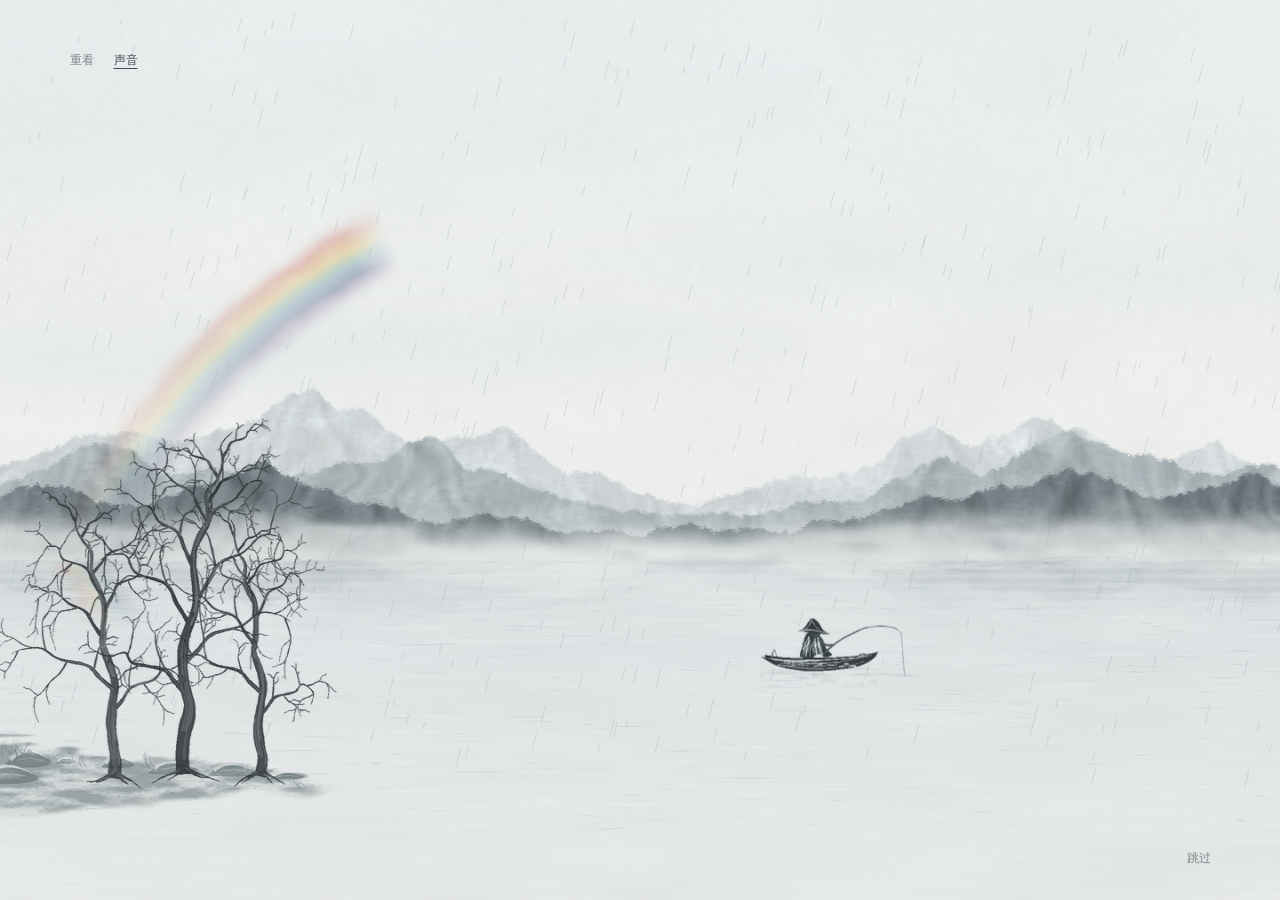
<file: xiaoxue-hongcang/index.html>
<!doctype html>
<html lang="zh-CN">
<head>
  <meta charset="utf-8">
  <meta name="viewport" content="width=device-width, initial-scale=1, viewport-fit=cover">
  <meta name="theme-color" content="#e9edee">
  <title>小雪 · 虹藏</title>
  <link rel="icon" href="data:,">
  <link rel="stylesheet" href="style.css?v=2">
  <script defer src="art/layers.js"></script>
  <script defer src="weather.js?v=2"></script>
  <script defer src="sound.js?v=2"></script>
  <script defer src="painting.js?v=2"></script>
  <script defer src="scene.js?v=2"></script>
</head>
<body>
  <main id="scene" class="scene" data-mode="loading">
    <canvas id="painting" aria-hidden="true"></canvas>
    <div id="lake" class="lake" role="region" tabindex="-1" aria-label="雪湖" aria-describedby="lake-help" aria-hidden="true"></div>

    <nav class="controls" aria-label="场景控制">
      <button id="replay" type="button">重看</button>
      <button id="sound" type="button" aria-pressed="true">声音</button>
    </nav>
    <button id="skip" class="skip" type="button" hidden>跳过</button>

    <div id="chapters" class="chapters">
      <p class="caption" aria-hidden="true"><small>初候 ·</small> 虹藏不见</p>
      <p class="caption" aria-hidden="true"><small>二候 ·</small> 天气上升 地气下降</p>
      <p class="caption" aria-hidden="true"><small>三候 ·</small> 闭塞而成冬</p>
    </div>

    <section id="colophon" class="colophon" aria-label="小雪落款" aria-hidden="true">
      <h1 id="title" class="column title" aria-label="小雪">小雪</h1>
      <p id="date" class="column solar-date" aria-label="十一月二十二日 · 太阳黄经二百四十度">十一月二十二日 · 太阳黄经二百四十度</p>
      <p id="verse" class="column verse" aria-label="七色入雪">七色入雪</p>
      <div class="column closing">
        <p id="ending" aria-label="待春而见">待春而见</p>
        <img id="seal" class="seal" src="art/seal.webp" alt="藏虹" width="41" height="41">
      </div>
    </section>

    <div class="keepsakes">
      <p id="legend" class="legend" aria-hidden="true">
        初候 虹藏不见 · 二候 天气上升 地气下降<span class="legend-break" aria-hidden="true"> · </span><span class="legend-last">三候 闭塞而成冬</span>
      </p>
      <p id="hint" class="hint" aria-hidden="true"><span class="pointer-hint">暖光之下 雪里有虹</span><span class="touch-hint">轻触雪花，收集七色</span></p>
      <ul id="tray" class="tray" aria-label="七色托盘" aria-hidden="true"></ul>
    </div>

    <p id="lake-help" class="offscreen">用鼠标或手指移动暖光，点亮雪花后轻触收色。也可以用方向键移动暖光，按回车收色或敲冰。</p>
    <p id="announcement" class="offscreen" role="status" aria-live="polite"></p>
    <p id="load-error" class="load-error" hidden>画卷暂未展开，请刷新重试。</p>
    <noscript><p class="load-error">请开启 JavaScript，展开小雪画卷。</p></noscript>
  </main>
</body>
</html>
</file>
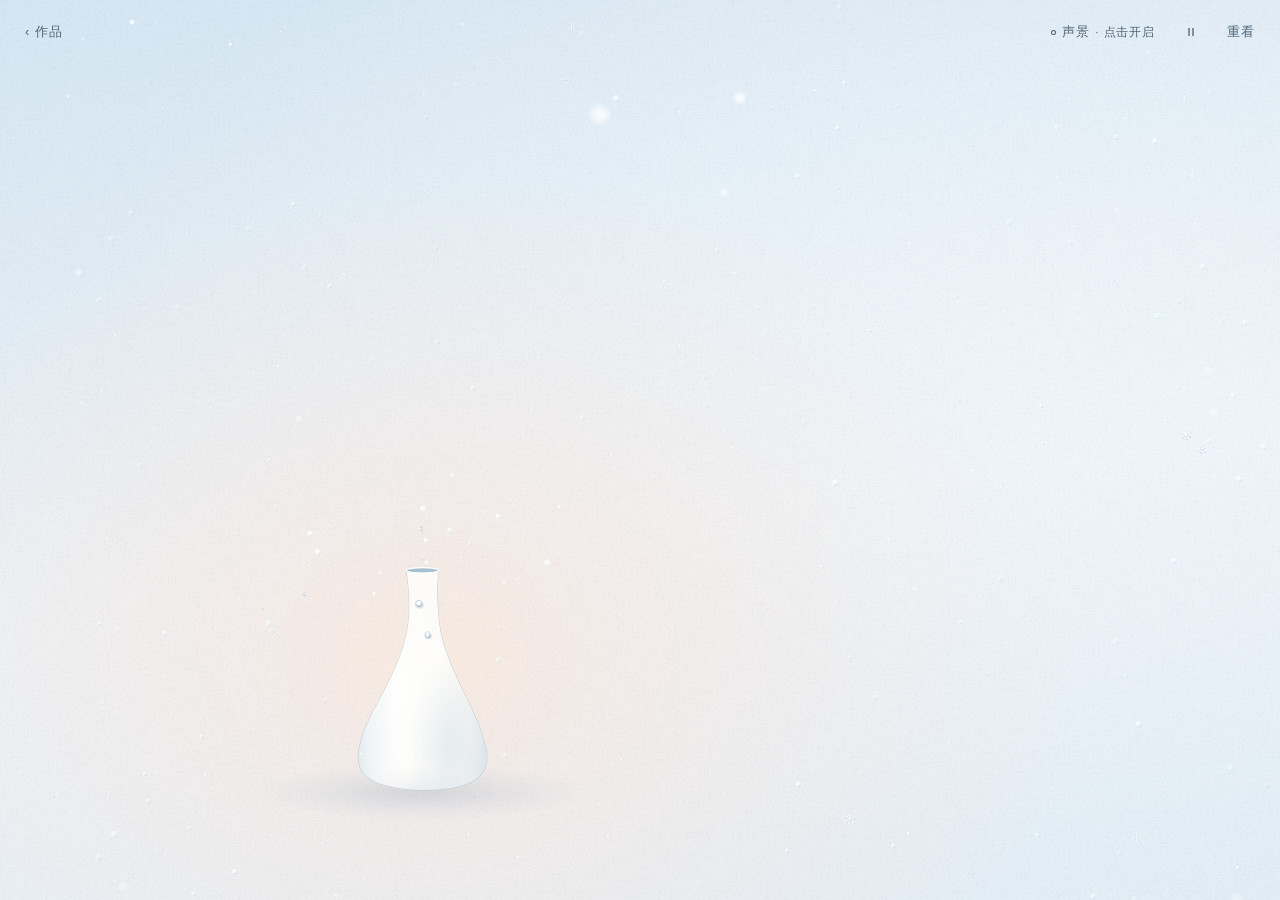
<file: xiaoxue/index.html>
<!doctype html>
<html lang="zh-CN">
<head>
<meta charset="utf-8">
<meta name="viewport" content="width=device-width,initial-scale=1,viewport-fit=cover">
<meta name="theme-color" content="#d5e6f2">
<link rel="icon" href="data:,">
<title>小雪</title>
<style>
  :root {
    color-scheme: light;
    color: #283440;
    font-family: "DengXian", "PingFang SC", "Microsoft YaHei", sans-serif;
    --serif: "Songti SC", "SimSun", "Noto Serif CJK SC", serif;
  }
  *, *::before, *::after { box-sizing: border-box; }
  body { margin: 0; }
  .stage {
    position: relative;
    width: 100vw;
    height: 100vh;
    height: 100dvh;
    overflow: hidden;
    isolation: isolate;
    background:
      radial-gradient(ellipse at 34% 73%, #f7eae4 0%, #f7eae49a 19%, #f7eae400 54%),
      radial-gradient(ellipse at 78% 36%, #f3f8fc92, transparent 64%),
      linear-gradient(170deg, #d5e6f2, #ecf3f8 57%, #e2edf5);
  }
  #paper { position: absolute; inset: 0; pointer-events: none; opacity: .036; }
  .corner [hidden] { display: none; }
  ::selection { color: #213948; background: #e2bdcb; }
  #garden { position: absolute; inset: 0; width: 100%; height: 100%; touch-action: manipulation; }
  .corner {
    position: absolute;
    z-index: 2;
    top: max(10px, env(safe-area-inset-top));
    display: flex;
    align-items: center;
    gap: 4px;
  }
  .back { left: max(15px, env(safe-area-inset-left)); }
  .actions { right: max(15px, env(safe-area-inset-right)); }
  .corner a, .corner button {
    display: inline-flex;
    align-items: center;
    justify-content: center;
    gap: .44em;
    min-height: 44px;
    padding: 0 10px;
    border: 0;
    border-radius: 24px;
    background: transparent;
    color: #506577;
    font: inherit;
    font-size: .8125rem;
    letter-spacing: .07em;
    text-decoration: none;
    cursor: pointer;
    transition: color 150ms, background-color 150ms;
  }
  .corner a:hover, .corner button:hover { color: #283440; background: #ffffff80; }
  .corner :focus-visible { outline: 2px solid #47667d; outline-offset: 2px; }
  .sound-lamp { width: 5px; height: 5px; border-radius: 50%; box-shadow: inset 0 0 0 1px currentColor; }
  #sound[aria-pressed="true"] .sound-lamp { background: #47667d; }
  .sound-state { font-size: .72rem; }
  #pause { padding-inline: 0; width: 44px; }
  #pause svg { width: 12px; height: 12px; fill: none; stroke: currentColor; stroke-width: 1.35; }
  #pause .play-icon, #pause.is-paused .pause-icon { display: none; }
  #pause.is-paused .play-icon { display: block; }
  @media (max-width: 360px) {
    .corner { gap: 0; }
    .actions { right: 9px; }
    .back { left: 9px; }
    .corner a, .corner button { padding-inline: 7px; }
  }
  .copy {
    position: absolute;
    inset: 22.5% max(4.5%, env(safe-area-inset-right)) 12% 65%;
    display: flex;
    flex-direction: column;
    align-items: flex-start;
  }
  .copy h1 {
    margin: 0;
    color: #283440;
    font: 400 clamp(3.7rem, min(6.6vw, 11vh), 6.8rem)/1.04 var(--serif);
    letter-spacing: .145em;
  }
  .date {
    margin: clamp(9px, 2.2vh, 23px) 0 0;
    color: #465e71;
    font-size: clamp(.9rem, 1.54vw, 1.375rem);
    letter-spacing: .055em;
    font-variant-numeric: tabular-nums;
  }
  .date::after {
    content: "";
    display: block;
    width: 40px;
    height: 1px;
    margin-block: clamp(13px, 3.5vh, 32px);
    background-color: #7897ab70;
  }
  .blessing {
    margin: 0;
    max-width: 100%;
    font: 400 clamp(.9375rem, 1.545vw, 1.44rem)/2.12 var(--serif);
    letter-spacing: .063em;
  }
  .blessing span { display: block; }
  .seasons {
    margin: clamp(30px, 8vh, 90px) 0 0;
    max-width: 100%;
    color: #4f6476;
    font-size: clamp(.72rem, .98vw, .875rem);
    line-height: 1.65;
    text-wrap: pretty;
  }
  .seasons span { display: inline-block; }
  @media (max-width: 760px) and (min-aspect-ratio: 6/5),
         (max-height: 480px) and (min-aspect-ratio: 6/5) {
    .copy { inset: 18% 3% 5% 61%; }
    .copy h1 { font-size: clamp(2.2rem, 11vh, 4rem); }
    .date { margin-top: 6px; font-size: .82rem; }
    .date::after { margin-block: 8px; width: 25px; }
    .blessing { font-size: clamp(.75rem, 2.1vw, .98rem); line-height: 1.65; }
    .seasons { margin-top: clamp(8px, 4vh, 22px); font-size: .68rem; line-height: 1.35; }
  }
  @media (max-aspect-ratio: 6/5) {
    .copy {
      inset: max(clamp(57px, 9vh, 88px), calc(env(safe-area-inset-top) + 45px)) 10px auto;
      align-items: center;
      text-align: center;
    }
    .copy h1 { font-size: clamp(2.7rem, min(11vw, 7.4vh), 5.4rem); text-indent: .145em; }
    .date { margin-top: 8px; font-size: clamp(.78rem, 3.2vw, 1.04rem); }
    .date::after { width: 26px; margin: clamp(9px, 1.6vh, 15px) auto; }
    .blessing { font-size: clamp(.84rem, 3.5vw, 1.18rem); line-height: 1.88; }
    .seasons { margin: clamp(9px, 1.85vh, 16px) 0 0; font-size: clamp(.66rem, 2.75vw, .84rem); }
  }
  @media (max-aspect-ratio: 6/5) and (max-height: 640px) {
    .copy h1 { font-size: 2.35rem; }
    .date { margin-top: 5px; }
    .date::after { margin-block: 7px; }
    .blessing { line-height: 1.66; }
    .seasons { margin-top: 8px; }
  }
</style>
</head>
<body>
<main class="stage">
  <div id="paper" aria-hidden="true"></div>
  <canvas id="garden" aria-hidden="true"></canvas>
  <div class="corner back"><a href="../">‹ 作品</a></div>
  <div class="corner actions">
    <button id="sound" type="button" aria-pressed="false" title="轻点开启冬日风雪与风铃">
      <span class="sound-lamp" aria-hidden="true"></span>声景 <span class="sound-state" aria-hidden="true">· 点击开启</span>
    </button>
    <button id="pause" type="button" aria-label="暂停动画" title="暂停动画" hidden>
      <svg viewBox="0 0 12 12" aria-hidden="true">
        <path class="pause-icon" d="M4 2v8m4-8v8"/>
        <path class="play-icon" d="M4 2.3 9 6l-5 3.7z"/>
      </svg>
    </button>
    <button id="replay" type="button">重看</button>
  </div>
  <article class="copy" aria-labelledby="title">
    <h1 id="title">小雪</h1>
    <p class="date">11.22 · 太阳黄经 240°</p>
    <p class="blessing">
      <span>虹藏天地闭，寒云压霜重。</span>
      <span>幸有瓶中春一寸，破雪作花红。</span>
      <span>愿君冬日长暖，心有繁花，</span>
      <span>待凛冬散尽，万事皆逢春。</span>
    </p>
    <p class="seasons"><span>初候 虹藏不见</span> · <span>二候 天气上升地气下降</span> · <span>三候 闭塞而成冬</span></p>
  </article>
</main>
<script src="./snowAudio.js"></script>
<script>
(() => {
  'use strict';

  const stage = document.querySelector('.stage');
  const copy = document.querySelector('.copy');
  const canvas = document.querySelector('#garden');
  const ctx = canvas.getContext('2d');
  if (!ctx) return;

  const motion = matchMedia('(prefers-reduced-motion: reduce)');
  const portrait = matchMedia('(max-aspect-ratio: 6/5)');
  const replay = document.querySelector('#replay');
  const sound = document.querySelector('#sound');
  const pause = document.querySelector('#pause');
  const soundState = sound.querySelector('.sound-state');
  const audio = new SnowAudioEngine();
  const TAU = Math.PI * 2;
  const INTAKE_END = 2.12;
  const ROOT_START = 2.89;
  const STEM_START = 4.01;
  const BRANCH_SHIFT = 3.16;
  const BLESSING = 6.80 + BRANCH_SHIFT;
  const FINISH = 9.08 + BRANCH_SHIFT;
  const clamp = (value, min = 0, max = 1) => Math.max(min, Math.min(max, value));
  const mix = (a, b, amount) => a + (b - a) * amount;
  const unit = (a, b, value) => clamp((value - a) / (b - a));
  const out = x => 1 - (1 - clamp(x)) ** 3;
  const smooth = (a, b, value) => {
    const x = unit(a, b, value);
    return x * x * (3 - 2 * x);
  };
  const wrap = (value, limit) => ((value % limit) + limit) % limit;

  function gust(time) {
    return .34 + .11 * Math.sin(time * 1.17 + .1) +
      .05 * Math.sin(time * 2.06 - .6) + .065 * Math.cos(time * .61);
  }

  function randomSource(seed) {
    return () => {
      seed = (Math.imul(seed, 1664525) + 1013904223) >>> 0;
      return seed / 4294967296;
    };
  }

  function surface(width, height, density = 1) {
    const layer = document.createElement('canvas');
    layer.width = Math.ceil(width * density);
    layer.height = Math.ceil(height * density);
    const paint = layer.getContext('2d');
    paint.scale(density, density);
    return { layer, paint };
  }

  function crystal(paint, x, y, r, angle = 0, stars = true) {
    paint.beginPath();
    for (let side = 0; side < 6; side++) {
      const a = angle + side * TAU / 6;
      const dx = Math.cos(a);
      const dy = Math.sin(a);
      paint.moveTo(x, y);
      paint.lineTo(x + dx * r, y + dy * r);
      if (stars) {
        for (const sign of [-1, 1]) {
          paint.moveTo(x + dx * r * .55, y + dy * r * .55);
          paint.lineTo(x + Math.cos(a + sign * .30) * r * .82, y + Math.sin(a + sign * .30) * r * .82);
        }
      }
    }
    paint.stroke();
  }

  function makeSnowSprites() {
    return ['powder', 'crystal', 'blur'].map(kind => {
      const { layer, paint } = surface(48, 48);
      const glow = paint.createRadialGradient(24, 24, 1, 24, 24, 23);
      glow.addColorStop(0, '#fff');
      glow.addColorStop(.48, kind === 'blur' ? '#fcfeffba' : '#faffff');
      glow.addColorStop(1, '#f4fbff00');
      paint.fillStyle = glow;
      if (kind === 'crystal') {
        paint.strokeStyle = '#a8c5d8aa';
        paint.lineWidth = 2.5;
        crystal(paint, 24, 25, 17, .25);
        paint.strokeStyle = '#ffffff';
        paint.lineWidth = 1.55;
        crystal(paint, 24, 24, 17, .25);
        paint.fillRect(23, 23, 2, 2);
      } else {
        paint.fillRect(0, 0, 48, 48);
      }
      return layer;
    });
  }

  function ellipseWash(paint, x, y, rx, ry, color, edge) {
    paint.save();
    paint.translate(x, y);
    paint.scale(rx, ry);
    const glow = paint.createRadialGradient(0, 0, .12, 0, 0, 1);
    glow.addColorStop(0, color);
    glow.addColorStop(1, edge);
    paint.fillStyle = glow;
    paint.fillRect(-1, -1, 2, 2);
    paint.restore();
  }

  function makePaper() {
    const { layer, paint } = surface(420, 364);
    const grain = paint.createImageData(420, 364);
    const rand = randomSource(27431);
    const warp = Array.from({ length: 420 }, () => rand() - .5);
    const weft = Array.from({ length: 364 }, () => rand() - .5);
    for (let y = 0; y < 364; y++) {
      for (let x = 0; x < 420; x++) {
        const thread = warp[x] * Math.sin(y * .123 + x * .052) + weft[y] * Math.cos(x * .138 - y * .063);
        const value = (rand() - .5) * 1.75 + thread * .64;
        const i = (y * 420 + x) * 4;
        grain.data[i] = value > 0 ? 253 : 53;
        grain.data[i + 1] = value > 0 ? 253 : 78;
        grain.data[i + 2] = value > 0 ? 255 : 115;
        grain.data[i + 3] = Math.min(255, Math.abs(value) * 224);
      }
    }
    paint.putImageData(grain, 0, 0);
    const light = new Path2D(), dark = new Path2D();
    for (let i = 0; i < 960; i++) {
      const x = rand() * 420, y = rand() * 364;
      const length = .7 + rand() ** 2 * 4.4;
      const path = i % 4 ? light : dark;
      path.moveTo(x, y);
      if (i % 3) path.quadraticCurveTo(x + .4, y + length * .5, x + .5, y + length);
      else path.quadraticCurveTo(x + length * .5, y - .5, x + length, y - .36);
    }
    paint.lineWidth = .7;
    paint.lineCap = 'round';
    paint.strokeStyle = '#fbfdffe0';
    paint.stroke(light);
    paint.strokeStyle = '#4b668fb9';
    paint.stroke(dark);
    const paper = document.querySelector('#paper');
    paper.style.backgroundImage = 'url(' + layer.toDataURL() + ')';
  }

  function pointOnCurve(points, t) {
    const a = 1 - t;
    return [
      a ** 3 * points[0] + 3 * a * a * t * points[2] + 3 * a * t * t * points[4] + t ** 3 * points[6],
      a ** 3 * points[1] + 3 * a * a * t * points[3] + 3 * a * t * t * points[5] + t ** 3 * points[7]
    ];
  }

  function makeBranches() {
    const rand = randomSource(92822);
    const branches = [], flowers = [], clusters = [];
    const bands = [[4.22, .033], [4.48, .077], [4.73, .15], [5.05, .27], [5.31, .39],
      [5.57, .54], [5.86, .68], [6.13, .83], [6.41, .95], [6.66, 1]];

    function add(parent, join, controls, width, start, duration) {
      if (parent) {
        start = Math.max(start + BRANCH_SHIFT, parent.start + parent.duration * Math.sqrt(join));
        duration = duration * 1.6 + .12;
      }
      const [baseX, baseY] = parent ? restPoint(parent, join) : [0, -228];
      const points = [baseX, baseY, ...controls];
      const length = Math.hypot(points[6] - baseX, points[7] - baseY);
      const count = Math.ceil(clamp(length / 9, 7, 52));
      const heading = Math.atan2(points[7] - baseY, points[6] - baseX);
      const phase = rand() * TAU;
      const kink = (parent ? 1 : .9) * clamp(length * .075, 1.2, 29);
      const samples = Array.from({ length: count + 1 }, (_, i) => {
        const u = i / count;
        const [x, y] = pointOnCurve(points, u);
        const wiggle = Math.sin(u * Math.PI) * (Math.sin(u * TAU + phase) + .21 * Math.sin(u * TAU * 2 + phase)) * kink;
        const node = Math.exp(-(((u - .27) / .028) ** 2)) + .55 * Math.exp(-(((u - .66) / .043) ** 2));
        return [x - Math.sin(heading) * wiggle, y + Math.cos(heading) * wiggle,
          (width * (1 - u) ** .97 + .15) * (.5 + node * .10)];
      });
      const depth = parent ? parent.depth + 1 : 0;
      const branch = { parent, join, width, points, samples, start, duration, depth,
        phase, reach: 0, bend: 0, anchorX: 0, anchorY: 0 };
      branches.push(branch);
      return branch;
    }

    function blossom(branch, at, size, bud, cluster, rank) {
      const depth = rand();
      const tint = Math.floor(rand() * 4) + (depth > .56 ? 0 : 4);
      const delay = rank * (.032 + rand() * .022);
      flowers.push({ branch, cluster, at, delay, size, bud, tint, depth, angle: rand() * TAU,
        ox: (rand() - .5) * 8, oy: (rand() - .5) * 7 });
    }

    function cluster(branch, join) {
      const [x, y] = restPoint(branch, join);
      const distance = clamp((Math.abs(x) * .57 + (-y - 300) * .71) / 475);
      const value = { x, y, distance: distance + rand() * .15, offset: rand() * .055, firstBloom: Infinity };
      clusters.push(value);
      return value;
    }

    const stem = add(null, 0, [35,-370, 142,-516, 86,-650], 8.3, STEM_START, 2.28);
    const left = add(stem, .17, [-113,-425, -182,-437, -356,-552], 5.25, 2.00, .53);
    const right = add(stem, .32, [142,-452, 271,-424, 363,-526], 4.9, 2.79, .50);
    const inner = add(stem, .59, [14,-567, -72,-585, -94,-676], 3.3, 3.12, .42);
    const high = add(stem, .68, [162,-534, 174,-642, 245,-654], 3.1, 3.38, .43);
    const crown = add(stem, .96, [80,-681, 128,-687, 108,-722], 2.55, 3.63, .36);

    const fans = [
      [left, .54, [-205,-499, -201,-568, -249,-613], 2.1, 3.10],
      [left, .31, [-91,-458, -110,-498, -147,-552], 1.8, 3.40],
      [left, .77, [-293,-537, -278,-567, -323,-596], 1.6, 3.67],
      [right, .69, [268,-486, 251,-541, 285,-584], 1.9, 3.53],
      [right, .50, [228,-488, 208,-531, 227,-566], 1.7, 3.41],
      [right, .62, [267,-501, 295,-442, 356,-467], 1.85, 3.76],
      [right, .78, [312,-479, 321,-421, 373,-435], 1.5, 3.97],
      [right, .31, [165,-444, 197,-460, 223,-439], 1.43, 3.49],
      [inner, .47, [-32,-602, -7,-627, -28,-653], 1.55, 3.73],
      [inner, .72, [-72,-633, -113,-624, -127,-646], 1.55, 3.94],
      [high, .56, [181,-623, 165,-650, 180,-681], 1.50, 4.04],
      [high, .70, [190,-624, 224,-604, 259,-631], 1.56, 4.14],
      [stem, .79, [122,-595, 119,-640, 140,-660], 1.56, 3.93],
      [stem, .90, [78,-650, 56,-675, 42,-694], 1.45, 4.09],
      [left, .86, [-315,-519, -345,-502, -359,-518], 1.4, 3.93]
    ].map(([parent, join, controls, width, start]) =>
      add(parent, join, controls, width, start, .28 + rand() * .21));

    for (const [index, branch] of [left, right, inner, high, crown, ...fans].entries()) {
      const count = (index > 4 ? 3 : 5) + Math.floor(rand() * 2);
      for (let i = 0; i < count; i++) {
        const join = .26 + .70 * ((i + rand() * .8) / count);
        const [x, y] = restPoint(branch, join);
        const next = restPoint(branch, join + .018);
        const tangent = Math.atan2(next[1] - y, next[0] - x);
        const direction = i % 2 === index % 2 ? -1 : 1;
        const a = tangent + direction * (.47 + rand() * .74);
        const length = 17 + rand() * 46;
        const tip = a + direction * (rand() - .39) * 1.21;
        const start = Math.min(4.91, branch.start - BRANCH_SHIFT + branch.duration * (.73 + join * .41) + rand() * .49);
        const twig = add(branch, join, [
          x + Math.cos(tangent) * length * .23, y + Math.sin(tangent) * length * .23,
          x + Math.cos(a) * length * .72, y + Math.sin(a) * length * .72,
          x + Math.cos(tip) * length, y + Math.sin(tip) * length
        ], .53 + rand() * .68, start, .20 + rand() * .21);
        const group = cluster(twig, .59);
        if (rand() > .11) blossom(twig, .30 + rand() * .34, 7.1 + rand() * 7.6, rand() < .17, group, 0);
        if (rand() > .24) blossom(twig, .72 + rand() * .24, 3.6 + rand() * 5.4, rand() < .63, group, 1);
        if (i % 2 === 0 || rand() > .52) blossom(branch, join, 6.2 + rand() * 6.7, rand() < .18, group, 1);
        if (rand() > .71) blossom(twig, .78 + rand() * .15, 3.2 + rand() * 4.6, rand() < .55, group, 2);
      }
    }
    for (const [at, size] of [[.29, 8.2], [.46, 10.0], [.59, 8.2], [.73, 9.2], [.87, 6.5]]) {
      blossom(stem, at, size, false, cluster(stem, at), 0);
    }
    clusters.sort((a, b) => a.distance - b.distance);
    clusters.forEach((group, i) => {
      const [beat] = bands.find(([, fraction]) => i / clusters.length < fraction);
      group.at = beat + BRANCH_SHIFT + group.offset;
    });
    for (const flower of flowers) {
      flower.start = Math.max(flower.cluster.at + flower.delay, flower.branch.start + flower.branch.duration * Math.max(.65, Math.sqrt(flower.at)));
      flower.cluster.firstBloom = Math.min(flower.cluster.firstBloom, flower.start);
    }
    flowers.sort((a, b) => a.depth - b.depth);
    return { branches, flowers, clusters: clusters.filter(group => Number.isFinite(group.firstBloom)) };
  }

  function restPoint(branch, u) {
    const step = clamp(u) * (branch.samples.length - 1);
    const n = Math.floor(step);
    const a = branch.samples[n], b = branch.samples[Math.min(n + 1, branch.samples.length - 1)];
    return [mix(a[0], b[0], step - n), mix(a[1], b[1], step - n), mix(a[2], b[2], step - n)];
  }

  function makeFlowerSprites() {
    const rand = randomSource(4319);
    const colors = ['#e04e66', '#df574d', '#f29b92', '#f7a3b2', '#fce4e9'];
    return Array.from({ length: 10 }, (_, index) => {
      const { layer, paint } = surface(64, 64, 1.5);
      paint.translate(32, 32);
      const red = index < 4 ? colors[index % 2] : (index % 2 ? '#d88585' : '#d98b9a');
      const light = index < 4 ? colors[2 + index % 2] : colors[3 + index % 2];
      const petals = index % 3 === 0 ? 6 : 5;
      for (let petal = 0; petal < petals; petal++) {
        const a = petal * TAU / petals + (rand() - .5) * .49;
        const tip = 19 + rand() * 10;
        const half = 7 + rand() * 7;
        paint.save();
        paint.rotate(a);
        paint.beginPath();
        paint.moveTo(1, 1);
        paint.bezierCurveTo(half * .9, -tip * .18, half * 1.33, -tip * .62, half * .62, -tip * .88);
        paint.bezierCurveTo(half * .27, -tip * 1.09, -half * .6, -tip * 1.02, -half * .87, -tip * .75);
        paint.bezierCurveTo(-half * 1.15, -tip * .45, -half * .37, -tip * .19, 1, 1);
        paint.closePath();
        const wash = paint.createRadialGradient(0, -4, 1, 2, -tip * .38, tip * .84);
        wash.addColorStop(0, red + 'd6');
        wash.addColorStop(.44, (petal % 3 === 0 ? red : light) + 'af');
        wash.addColorStop(.83, light + '92');
        wash.addColorStop(1, '#fce4e94f');
        paint.fillStyle = wash;
        paint.fill();
        paint.lineWidth = .52;
        paint.strokeStyle = red + '42';
        paint.stroke();
        paint.clip();
        ellipseWash(paint, 2, -tip * .61, half, tip * .41, '#fffaef80', '#fff9ef00');
        ellipseWash(paint, -half * .4, -tip * .72, half * .83, tip * .44, red + '57', red + '00');
        for (let i = 0; i < 67; i++) {
          paint.fillStyle = i % 3 === 0 ? '#fff6eaa5' : red + '37';
          paint.fillRect((rand() - .5) * half * 2, -rand() * tip, .3 + rand() * 1.15, .4 + rand());
        }
        paint.restore();
      }
      ellipseWash(paint, 0, 0, 8, 7, '#9f344797', '#ba405500');
      for (let i = 0; i < 13; i++) {
        const a = rand() * TAU;
        const r = 4 + rand() * 9;
        const x = Math.cos(a) * r;
        const y = Math.sin(a) * r;
        paint.beginPath();
        paint.moveTo(x * .13, y * .13);
        paint.quadraticCurveTo(x * .57 + 1, y * .47, x, y);
        paint.strokeStyle = i % 3 === 0 ? '#a9475189' : '#fff4d996';
        paint.lineWidth = .58;
        paint.stroke();
        paint.fillStyle = i % 3 === 0 ? '#a94b59ae' : '#fff4d7dd';
        paint.beginPath();
        paint.arc(x, y, .52 + rand() * .52, 0, TAU);
        paint.fill();
      }
      return layer;
    });
  }

  const vaseShape = new Path2D('M -18 -229 C -15 -207 -12 -181 -20 -154 C -33 -109 -63 -77 -70 -45 C -79 -13 -58 .8 0 3 C 58 3 80 -13 70 -45 C 62 -79 36 -112 23 -154 C 16 -178 16 -208 18 -229 Z');

  function makeVase() {
    const { layer, paint } = surface(184, 254, 2);
    paint.translate(92, 244);
    const shape = vaseShape;
    const ceramic = paint.createLinearGradient(-77, -92, 77, -79);
    ceramic.addColorStop(0, '#cfdee7');
    ceramic.addColorStop(.12, '#eaf1f4');
    ceramic.addColorStop(.32, '#fcfbf8');
    ceramic.addColorStop(.62, '#fdfcf9');
    ceramic.addColorStop(.84, '#f5f4f2');
    ceramic.addColorStop(1, '#dce5eb');
    paint.fillStyle = ceramic;
    paint.fill(shape);
    paint.save();
    paint.clip(shape);
    ellipseWash(paint, -27, -112, 67, 120, '#ffffffa0', '#ffffff00');
    ellipseWash(paint, 29, -42, 43, 92, '#d2dfea70', '#d4e3eb00');
    ellipseWash(paint, 0, 6, 68, 29, '#c9d6e050', '#d4dfeb00');

    const rand = randomSource(310);
    for (let i = 0; i < 1750; i++) {
      paint.fillStyle = i % 2 ? '#8197a211' : '#ffffff80';
      paint.fillRect((rand() - .5) * 150, -rand() * 234, .52, .52);
    }
    paint.restore();
    paint.lineWidth = .85;
    paint.strokeStyle = '#9fb7c767';
    paint.stroke(shape);
    paint.beginPath();
    paint.ellipse(0, -229, 18.2, 2.8, 0, 0, TAU);
    paint.fillStyle = '#a7bfd0';
    paint.fill();
    paint.strokeStyle = '#fffffff1';
    paint.lineWidth = 1.35;
    paint.stroke();
    return layer;
  }

  function drawVaseContents(time) {
    const arrived = vaseSnow.filter(flake => flake.at <= time);
    if (!arrived.length) return;
    ctx.save();
    ctx.clip(vaseShape);
    const settled = arrived.filter(flake => time >= flake.at + flake.duration);
    const warmthInVase = smooth(ROOT_START, STEM_START, time);
    if (settled.length) {
      const glow = Math.min(.94, .36 + settled.length * .14);
      ctx.globalAlpha = glow;
      ellipseWash(ctx, 3, -15, 48, 20, '#92b5cd88', '#bfd8e400');
      ellipseWash(ctx, -3, -21, 32, 14, '#fffffffa', '#ffffff00');
      if (warmthInVase > 0) {
        ctx.globalAlpha = warmthInVase * .73;
        ellipseWash(ctx, -3, -23, 31, 19, '#ffdcb788', '#ffe9d300');
      }
    }
    for (const flake of arrived) {
      const p = clamp((time - flake.at) / flake.duration);
      const falling = 1 - (1 - p) ** 1.15;
      const x = mix(flake.x,flake.bedX,falling ** 1.85) +
        flake.speedX * .079 * (1 - Math.exp(-p * 8)) * (1 - p) +
        2.3 * Math.sin(p * TAU * 1.25 + flake.angle) * Math.sin(p * Math.PI);
      const y = mix(-228,flake.bedY,falling);
      const r = clamp(flake.size * .54, 3.3, 8.2) * (1 - .24 * warmthInVase);
      ctx.globalAlpha = 1 - .25 * warmthInVase;
      ellipseWash(ctx, x + .9, y + 1.8, r * 1.30, r * 1.05, '#7b9eb6c9', '#90b0c900');
      ctx.fillStyle = '#ffffff';
      ctx.strokeStyle = '#7e9fb7a8';
      ctx.lineWidth = .75;
      ctx.beginPath();
      ctx.ellipse(x,y,r * .68,r * .74,flake.angle + p * 2,0,TAU);
      ctx.fill();
      ctx.stroke();
      ctx.fillStyle = '#f8fdff';
      ctx.fillRect(x - r * .23,y - r * .53,r * .52,r * .46);
    }
    ctx.globalAlpha = 1;
    if (time > ROOT_START) drawRoots(time);
    ctx.globalAlpha = .68;
    ellipseWash(ctx, -24, -93, 19, 119, '#ffffff84', '#ffffff00');
    ctx.restore();
  }

  const rootCurves = [
    { from: 0, span: 1.01, width: 3.0, points: [-21,-14, 57,-74, -35,-132, -3,-158, 14,-182, -14,-202, 0,-229] },
    { from: .16, span: .91, width: 1.68, points: [11,-16, -47,-70, 25,-123, 1,-154, -19,-177, 23,-209, 0,-229] },
    { from: .29, span: .55, width: 1.27, points: [-37,-27, -28,-58, -3,-57, -2,-103] },
    { from: .37, span: .49, width: 1.11, points: [39,-32, 28,-55, 15,-65, 10,-110] },
    { from: .49, span: .41, width: .87, points: [24,-72, -1,-83, 30,-117, 17,-131] },
    { from: .46, span: .42, width: .88, points: [-21,-88, -11,-102, -24,-120, -15,-145] }
  ].map(route => {
    const path = route.points;
    const segments = [path.slice(0,8)];
    if (path.length > 8) segments.push(path.slice(6,14));
    const samples = segments.flatMap(points => Array.from({length:32}, (_, i) => pointOnCurve(points,i / 31)));
    return { ...route, samples };
  });

  function drawRoots(time) {
    for (const root of rootCurves) {
      const extent = out(unit(ROOT_START + root.from, ROOT_START + root.from + root.span, time));
      if (extent <= 0) continue;
      const end = extent * (root.samples.length - 1);
      const count = Math.floor(end);
      ctx.beginPath();
      ctx.moveTo(...root.samples[0]);
      for (let i = 1; i <= count; i++) ctx.lineTo(...root.samples[i]);
      if (count + 1 < root.samples.length) {
        const [x,y] = root.samples[count], [x1,y1] = root.samples[count + 1];
        ctx.lineTo(mix(x,x1,end - count),mix(y,y1,end - count));
      }
      ctx.lineCap = 'round';
      ctx.strokeStyle = '#c48e7972';
      ctx.lineWidth = root.width + 1.4;
      ctx.stroke();
      ctx.strokeStyle = root.width > 2 ? '#5a6a83b8' : '#657b94a8';
      ctx.lineWidth = root.width;
      ctx.stroke();
    }
  }

  const botanical = makeBranches();
  const blooms = makeFlowerSprites();
  const flakes = makeSnowSprites();
  const vase = makeVase();
  const shadow = surface(365, 80, 1.5);
  ellipseWash(shadow.paint, 180, 42, 180, 30, '#859bb03c', '#9fb7d100');
  const warmth = surface(220, 210);
  ellipseWash(warmth.paint, 110, 104, 110, 103, '#fff0d8d3', '#ffe9cc00');
  const halo = surface(80, 80);
  ellipseWash(halo.paint, 40, 41, 39, 36, '#ef9ca134', '#faabb900');
  ellipseWash(halo.paint, 31, 40, 22, 25, '#ffb5a929', '#ffb5a900');
  const pointer = { x: -1000, y: -1000, push: 0, target: 0 };

  let rect, ambient, openingSnow, vaseSnow;
  const cues = [];
  let elapsed = 0, lastFrame, frame = 0, lastLayout = '';
  let manuallyMuted = false;
  let paused = false;

  // Open air, including the snow above the vase, shares one unforced path.
  function windTravel(time, depth, phase) {
    return rect.airScale * ((17 + 12 * depth) * time + 8.5 * Math.sin(time * .92) +
      (4 + 5 * depth) * (Math.sin(time * 1.13 + phase) - Math.sin(phase)));
  }

  function airPoint(flake, time) {
    return [flake.x + windTravel(time, flake.depth, flake.phase), flake.y + time * flake.speed];
  }

  function makeOpeningSnow() {
    const rand = randomSource(948731);
    const { center, sx, mouth, base, airScale, height } = rect;
    const pace = clamp(height / 840, .67, 1.14);
    const lanes = [-151, -68, -5, 91, 2, -38, 7, 133, -5, -122, -1, 50, 5, -102, 4, 104];
    const outside = lanes.map((lane, index) => {
      const crossing = 1.06 + index * .064 + rand() * .08;
      const depth = .39 + rand() * .26;
      const phase = rand() * TAU;
      const speed = (65 + rand() * 37) * pace;
      const size = (4.3 + rand() * 4.2) * mix(.79, 1, airScale);
      const drift = airScale * (23.24 * crossing + 8.5 * Math.sin(crossing * .92));
      const flake = { x: center + lane * sx - drift, y: mouth - speed * crossing,
        depth, phase, speed, size, alpha: .82 + rand() * .16, kind: index % 4 ? 0 : 1,
        floor: base + 8 + rand() * 18, entry: null };
      const [x] = airPoint(flake, crossing);
      const across = (x - center) / (sx * 15.2);
      const depthInMouth = (depth - .52) * 4.45;
      if (crossing <= INTAKE_END && across ** 2 + depthInMouth ** 2 <= 1) {
        const [after] = airPoint(flake, crossing + .01);
        flake.entry = { at: crossing, x: (x - center) / sx, speedX: (after - x) / (.01 * sx),
          size: size / sx, angle: phase, depth };
      }
      return flake;
    });
    const inside = outside.flatMap(flake => flake.entry ? [flake.entry] : []).sort((a, b) => a.at - b.at);
    inside.forEach((flake, index) => {
      flake.duration = .57 + flake.depth * .14;
      flake.bedX = Math.sin(index * 2.38 + flake.angle) * (10 + 16 * flake.depth);
      flake.bedY = -13 - 7 * flake.depth - (index % 3) * 3.5;
    });
    return [outside, inside];
  }

  function makeCues() {
    const pan = x => clamp((x / rect.width - .5) * 2, -.82, .82);
    const entries = [{ at: BLESSING + .20, method: 'playBlessingChord', pan: 0 }];
    if (vaseSnow.length) entries.push({ at: vaseSnow[0].at, method: 'playSnowTouch', pan: pan(rect.center) });
    const groups = botanical.clusters.slice().sort((a, b) => a.firstBloom - b.firstBloom);
    let heard = -Infinity;
    groups.forEach((blossom, index) => {
      const at = blossom.firstBloom;
      if (at - heard < .17) return;
      heard = at;
      entries.push({ at, method: 'playBlossomNote',
        pan: pan(rect.center + blossom.x * rect.sx), detail: index % 7 });
    });
    return entries.sort((a, b) => a.at - b.at);
  }

  function resize() {
    const width = stage.clientWidth, height = stage.clientHeight;
    if (!width || !height) return;
    const density = Math.max(1, Math.min(window.devicePixelRatio || 1, 2.4, Math.sqrt(4400000 / (width * height))));
    const vertical = portrait.matches;
    const staticMargin = vertical ? copy.offsetTop + copy.offsetHeight : 0;
    const layout = [width, height, density, staticMargin].join('/');
    if (layout === lastLayout) return;
    lastLayout = layout;
    canvas.width = Math.round(width * density);
    canvas.height = Math.round(height * density);
    ctx.setTransform(canvas.width / width, 0, 0, canvas.height / height, 0, 0);
    const center = width * (vertical ? .5 : width <= 760 ? .300 : .330);
    const base = height * (vertical ? .923 : .875);
    const sx = vertical ? Math.min(width * .91 / 810, (base - staticMargin) / 588) :
      Math.min(width * .567 / 810, height * .00118);
    const sy = vertical ? Math.max(.038, Math.min((base - staticMargin - 26) / 761, sx * 1.55)) :
      Math.min(height * .787 / 747, sx * 1.14);
    const mouth = base - 228 * sy;
    const airScale = clamp(width / 1040, .53, 1);
    rect = { width, height, center, base, sx: Math.max(.025, sx), sy, mouth, airScale,
      vertical, copyBottom: staticMargin };
    [openingSnow, vaseSnow] = makeOpeningSnow();
    cues.splice(0, cues.length, ...makeCues());
    const rand = randomSource(4711);
    ambient = Array.from({ length: vertical ? 119 : 267 }, (_, index) => ({
      x: rand() * width, y: rand() * height, depth: rand(), speed: 19 + rand() ** 1.76 * 69, phase: rand() * TAU,
      size: 1.5 + rand() ** 1.9 * 5.6, kind: index % 17 === 0 ? 1 : index % 21 === 0 ? 2 : 0,
      alpha: .47 + rand() * .50
    }));
    paintScene(elapsed);
  }

  function snowSprite(flake, x, y, size, alpha, angle, paint = ctx) {
    if (alpha < .012 || size < .30) return;
    paint.globalAlpha = clamp(alpha);
    const sprite = flakes[flake.kind];
    if (flake.kind === 1) {
      paint.save();
      paint.translate(x, y);
      paint.rotate(angle);
      paint.drawImage(sprite, -size / 2, -size / 2, size, size);
      paint.restore();
    } else {
      paint.drawImage(sprite, x - size / 2, y - size / 2, size, size);
    }
  }

  function drawAmbient(time, front) {
    const { width, height, vertical } = rect;
    const freeze = motion.matches;
    for (const flake of ambient) {
      if ((flake.kind === 2 || flake.depth > .76) !== front) continue;
      const y = wrap(flake.y + (freeze ? 0 : time * flake.speed), height + 28) - 14;
      let x = wrap(flake.x + (freeze ? 0 : windTravel(time, flake.depth, flake.phase)), width + 28) - 14;
      const breeze = 1 - clamp(Math.hypot(x - pointer.x, y - pointer.y) / 145);
      x += breeze * (pointer.push * .35);
      const clear = time > BLESSING && (vertical ? y < rect.copyBottom + 13 : x > width * .63);
      const r = flake.size * (flake.kind === 2 ? 4.1 : flake.kind === 1 ? 2.5 : 1.15);
      if (!clear && flake.kind === 0 && r > 3.8) {
        ctx.globalAlpha = flake.alpha * .42;
        ctx.beginPath();
        ctx.ellipse(x + .6, y + .7, r * .26, r * .32, -.3, 0, TAU);
        ctx.fillStyle = '#729ab6';
        ctx.fill();
      }
      snowSprite(flake, x, y, r, flake.alpha * (clear ? .37 : .96), time * .46 + flake.phase);
    }
    ctx.globalAlpha = 1;
  }

  function drawOpeningSnow(time) {
    for (const flake of openingSnow) {
      if (flake.entry && time >= flake.entry.at) continue;
      const [x, y] = airPoint(flake, time);
      const alpha = flake.alpha * (1 - smooth(flake.floor - 24, flake.floor, y));
      if (alpha <= 0) continue;
      ctx.globalAlpha = alpha * .34;
      ctx.beginPath();
      ctx.ellipse(x + .6, y + .6, flake.size * .24, flake.size * .27, .2, 0, TAU);
      ctx.fillStyle = '#8baac0';
      ctx.fill();
      snowSprite(flake, x, y, flake.size, alpha, flake.phase + time * .52);
    }
    ctx.globalAlpha = 1;
  }

  const lettering = [
    [copy.querySelector('h1'), BLESSING, .64, 11],
    [copy.querySelector('.date'), BLESSING + .07, .60, 9],
    ...Array.from(copy.querySelectorAll('.blessing span'), (line, i) => [line, BLESSING + .34 + i * .35, .55, 8]),
    [copy.querySelector('.seasons'), BLESSING + 1.72, .55, 5]
  ];
  const interaction = [];
  let copyFinished = false;

  function drawLettering(time) {
    if (copyFinished && time >= FINISH) return;
    copyFinished = time >= FINISH;
    for (const [node, entrance, duration, rise] of lettering) {
      if (copyFinished) {
        node.style.removeProperty('opacity');
        node.style.removeProperty('translate');
      } else {
        const progress = out(unit(entrance, entrance + duration, time));
        node.style.opacity = progress;
        node.style.translate = '0 ' + ((1 - progress) * rise).toFixed(2) + 'px';
      }
    }
  }

  function prepareBranches(time, wind) {
    const still = motion.matches;
    for (const branch of botanical.branches) {
      const { parent, join, start, duration, depth, phase, points } = branch;
      branch.reach = smooth(start, start + duration, time);
      if (!branch.reach) continue;
      if (parent) {
        const [x, y] = bentPoint(parent, join);
        branch.anchorX = x - points[0];
        branch.anchorY = y - points[1];
      }
      const local = Math.sin(time * (.76 + depth * .17) + phase) * (.002 + depth * .002);
      const breath = (wind - .34) * (.017 + depth * .022);
      const nudge = pointer.push * (.0005 + depth * .00017);
      branch.bend = still ? 0 : local + breath + nudge + (parent ? parent.bend * .36 : 0);
    }
  }

  function bentPoint(branch, u) {
    const [x, y, width] = restPoint(branch, u);
    return posePoint(branch, x, y, width, u);
  }

  function posePoint(branch, x, y, width, u) {
    const angle = branch.bend * u ** 1.28;
    const dx = x - branch.points[0], dy = y - branch.points[1];
    return [x + branch.anchorX - dy * angle, y + branch.anchorY + dx * angle, width];
  }

  function drawBranch(branch) {
    const { reach } = branch;
    const last = reach * (branch.samples.length - 1);
    const integer = Math.floor(last);
    const points = [];
    for (let i = 0; i <= integer; i++) {
      const u = i / (branch.samples.length - 1);
      points.push(posePoint(branch, ...branch.samples[i], u));
    }
    if (last !== integer) points.push(bentPoint(branch, reach));
    if (points.length < 2) return;
    ctx.beginPath();
    for (const side of [1, -1]) {
      for (let step = 0; step < points.length; step++) {
        const i = side > 0 ? step : points.length - 1 - step;
        const [x, y, width] = points[i];
        const before = points[Math.max(0, i - 1)], after = points[Math.min(points.length - 1, i + 1)];
        const dx = after[0] - before[0], dy = after[1] - before[1];
        const length = Math.hypot(dx, dy) || 1;
        const r = side * width / length * clamp((points.length - 1 - i) / 2.7, .13, 1);
        if (!step && side > 0) ctx.moveTo(x - dy * r, y + dx * r);
        else ctx.lineTo(x - dy * r, y + dx * r);
      }
    }
    ctx.closePath();
    if (branch.depth < 2) {
      const [x, y] = points[0];
      const [ex, ey] = points.at(-1);
      const ink = ctx.createLinearGradient(x, y, ex, ey);
      ink.addColorStop(0, '#26363d');
      ink.addColorStop(.39, '#4b494c');
      ink.addColorStop(.57, '#3c414a');
      ink.addColorStop(.77, '#555157');
      ink.addColorStop(1, '#57525ab9');
      ctx.fillStyle = ink;
    } else {
      ctx.fillStyle = branch.depth === 2 ? '#4a4a55cf' : '#655864aa';
    }
    ctx.fill();
    if (branch.width < 2.4) return;
    for (const u of [.18, .30, .49, .69, .81]) {
      if (u > reach - .021) break;
      const [x, y, r] = bentPoint(branch, u);
      const [px, py] = bentPoint(branch, u + .016);
      const angle = Math.atan2(py - y, px - x);
      ctx.fillStyle = '#342b3d85';
      ctx.beginPath();
      ctx.ellipse(x, y, r * 1.52, r * .53, angle + .73, 0, TAU);
      ctx.fill();
      ctx.fillStyle = '#e9bcb4ac';
      ctx.beginPath();
      ctx.ellipse(x + r * .13, y - r * .31, r * 1.14, Math.max(.14, r * .16), angle + .79, 0, TAU);
      ctx.fill();
    }
  }

  function drawFlowers(time) {
    for (const blossom of botanical.flowers) {
      const age = time - blossom.start;
      if (age <= 0 || blossom.branch.reach < blossom.at) continue;
      const opening = out(age / .45);
      const [x, y] = bentPoint(blossom.branch, blossom.at);
      const size = blossom.size * opening;
      ctx.save();
      ctx.translate(x + blossom.ox, y + blossom.oy);
      ctx.rotate(blossom.angle + blossom.branch.bend * .83 + (1 - opening) * .10);
      const alpha = (.50 + blossom.depth * .49) * out(age / .13);
      if (!blossom.bud && age < .77) {
        const n = size * (2.3 + age * 1.2);
        ctx.globalAlpha = out(age / .11) * (1 - unit(.13, .77, age)) * .86;
        ctx.drawImage(halo.layer, -n, -n, n * 2, n * 2);
      }
      ctx.globalAlpha = alpha;
      if (blossom.bud) {
        ctx.fillStyle = blossom.tint < 4 ? '#c25764' : '#e48f96';
        ctx.beginPath();
        ctx.ellipse(0, 0, size * .43, size * .74, .28, 0, TAU);
        ctx.fill();
        ctx.fillStyle = '#ffe7d8ba';
        ctx.beginPath();
        ctx.ellipse(-size * .13, -size * .24, size * .16, size * .33, .42, 0, TAU);
        ctx.fill();
        ctx.fillStyle = '#554754a0';
        ctx.beginPath();
        ctx.ellipse(size * .12, size * .48, size * .27, size * .13, -.37, 0, TAU);
        ctx.fill();
      } else {
        ctx.drawImage(blooms[blossom.tint], -size * 1.30, -size * 1.3, size * 2.6, size * 2.6);
      }
      ctx.restore();
    }
  }

  function drawPlant(time, wind) {
    const { center, base, sx, sy } = rect;
    ctx.save();
    ctx.translate(center, base);
    ctx.scale(sx, sy);
    ctx.globalAlpha = .25 + .52 * smooth(2.0, STEM_START + .4, time) - .16 * smooth(6.4, 9.1, time);
    ctx.drawImage(warmth.layer, -171, -284 - 17 * out(unit(ROOT_START,STEM_START,time)), 342, 309);
    ctx.globalAlpha = 1;
    ctx.drawImage(shadow.layer, -182, -37, 365, 80);
    ctx.drawImage(vase, -92, -244, 184, 254);
    drawVaseContents(time);
    ctx.restore();

    prepareBranches(time, wind);
    ctx.save();
    ctx.translate(center, base);
    ctx.scale(sx, sy);
    for (const branch of botanical.branches) {
      if (branch.reach > 0) drawBranch(branch);
    }
    drawFlowers(time);
    ctx.restore();
  }

  function drawClickSnow(time) {
    for (const flake of interaction) {
      const age = time - flake.start;
      if (age < 0 || age >= flake.life) continue;
      const x = flake.x + windTravel(time, flake.depth, flake.phase) - windTravel(flake.start, flake.depth, flake.phase);
      const y = flake.y + age * flake.speed;
      const alpha = smooth(0, .31, age) * (1 - smooth(flake.life - .65, flake.life, age)) * .88;
      snowSprite(flake, x, y, flake.size, alpha, flake.phase + age * .65);
    }
    while (interaction.length && time - interaction[0].start > 2.5) interaction.shift();
    ctx.globalAlpha = 1;
  }

  function paintScene(time) {
    if (!rect) return;
    const wind = gust(time);
    ctx.clearRect(0, 0, rect.width, rect.height);
    drawAmbient(time, false);
    drawOpeningSnow(time);
    drawPlant(time, wind);
    drawClickSnow(time);
    drawAmbient(time, true);
    drawLettering(time);
  }

  function advanceAudio() {
    audio.updateContinuous({ time: elapsed, wind: gust(elapsed),
      opening: .66 * smooth(STEM_START, 7.5, elapsed) + .34 * smooth(7.35, BLESSING, elapsed),
      pointer: Math.abs(pointer.push) / 36 });
  }

  function tick(now) {
    frame = 0;
    const delta = lastFrame === undefined ? 0 : Math.max(0, (now - lastFrame) / 1000);
    lastFrame = now;
    elapsed = motion.matches && !audio.enabled ? FINISH : (audio.timelineTime() ?? elapsed + delta);
    if (!motion.matches) {
      pointer.push = mix(pointer.push, pointer.target, 1 - Math.exp(-delta * 4.6));
      pointer.target *= Math.exp(-delta * 3.1);
      paintScene(elapsed);
    }
    advanceAudio();
    if (!paused && !document.hidden && (!motion.matches || audio.enabled)) frame = requestAnimationFrame(tick);
  }

  function syncPlayback() {
    cancelAnimationFrame(frame);
    frame = 0;
    lastFrame = undefined;
    const suspended = paused || document.hidden;
    audio.setHidden(suspended);
    if (suspended) return;
    if (audio.enabled && rect) {
      audio.resetTimeline(elapsed, motion.matches ? [] : cues);
      advanceAudio();
    }
    if (!motion.matches || audio.enabled) frame = requestAnimationFrame(tick);
  }

  function syncControls() {
    sound.setAttribute('aria-pressed', String(audio.enabled));
    soundState.textContent = audio.enabled ? '· 开启' : manuallyMuted ? '· 静音' : '· 点击开启';
    sound.title = audio.enabled ? '关闭冬日声景' : '轻点开启冬日风雪与风铃';
    pause.hidden = motion.matches;
    pause.classList.toggle('is-paused', paused);
    pause.setAttribute('aria-label', paused ? '继续动画' : '暂停动画');
    pause.title = paused ? '继续动画' : '暂停动画';
  }

  async function startSound() {
    if (audio.enabled) return true;
    try {
      if (!await audio.enable()) return false;
      manuallyMuted = false;
      syncPlayback();
      syncControls();
      return true;
    } catch {
      if (!audio.enabled) sound.title = '当前浏览器无法启动声景';
      return false;
    }
  }

  function changeSound() {
    if (!audio.enabled) {
      void startSound();
      return;
    }
    manuallyMuted = true;
    audio.disable();
    syncPlayback();
    syncControls();
  }

  function restart() {
    elapsed = motion.matches ? FINISH : 0;
    paused = false;
    pointer.push = pointer.target = 0;
    interaction.length = 0;
    paintScene(elapsed);
    syncControls();
    syncPlayback();
  }

  function nearCanopy(x, y) {
    return Math.abs(x - rect.center) < rect.sx * 393 && y < rect.mouth + 3 &&
      y > rect.mouth - rect.sy * 527;
  }

  canvas.addEventListener('pointermove', event => {
    if (!rect || paused || motion.matches || elapsed < STEM_START) return;
    const { left, top } = canvas.getBoundingClientRect();
    const x = event.clientX - left, y = event.clientY - top;
    const travel = pointer.x < 0 ? 0 : x - pointer.x;
    const speed = pointer.x < 0 ? 0 : Math.hypot(travel, y - pointer.y);
    pointer.x = x;
    pointer.y = y;
    if (speed < .8 || !nearCanopy(x, y)) return;
    pointer.target = clamp(pointer.target + travel * .52, -17, 17);
    audio.playHover((x / rect.width - .5) * 2, clamp(speed / 38, .21, .68));
  }, { passive: true });

  canvas.addEventListener('pointerleave', () => {
    pointer.x = pointer.y = -1000;
  });

  stage.addEventListener('click', async event => {
    if (!rect || event.target.closest('.corner')) return;
    const { left, top } = canvas.getBoundingClientRect();
    const x = event.clientX - left, y = event.clientY - top;
    const pan = (x / rect.width - .5) * 2;
    if (!paused && !motion.matches) {
      const rand = Math.random;
      if (interaction.length > 90) interaction.splice(0, 11);
      for (let i = 0; i < 11; i++) {
        interaction.push({ x: x + (rand() - .5) * 49, y: y + (rand() - .57) * 35,
          start: elapsed + i * .023, depth: rand(), phase: rand() * TAU, speed: 25 + rand() * 31,
          life: 1.2 + rand() * 1.0, size: 2.8 + rand() ** 2 * 6.6, kind: i % 5 ? 0 : 1 });
      }
    }
    if (audio.enabled || (!manuallyMuted && await startSound())) audio.playClick(pan);
  });

  replay.addEventListener('click', () => {
    restart();
    if (!manuallyMuted) void startSound();
  });
  sound.addEventListener('click', changeSound);
  pause.addEventListener('click', () => {
    paused = !paused;
    syncControls();
    syncPlayback();
  });
  motion.addEventListener('change', restart);
  document.addEventListener('visibilitychange', syncPlayback);
  new ResizeObserver(resize).observe(stage);
  new ResizeObserver(() => { if (portrait.matches) resize(); }).observe(copy);
  makePaper();
  restart();
  resize();
  if (location.protocol === 'file:') document.querySelector('.back a').href = '../index.html';
  void startSound();
})();
</script>
</body>
</html>
</file>
<file: mianjizi-wanted/style.css>
:root{color-scheme:light;--paper:#F5F6F0;--blue:#1D4ED8;--red:#E8502B;--yellow:#F4D348;--ink:#272722;--warm:#FCFBF7;--face:"Noto Sans CJK SC","PingFang SC","Microsoft YaHei","Hiragino Sans GB",sans-serif;font-family:var(--face);color:var(--ink);background:var(--paper)}
*{box-sizing:border-box}body{margin:0;min-height:100svh;display:flex;flex-direction:column;background-color:var(--paper);background-image:radial-gradient(circle,#274eb025 .48px,transparent .7px);background-size:5px 5px}button,input{font:inherit}button{color:inherit;cursor:pointer;user-select:none;-webkit-user-select:none;-webkit-tap-highlight-color:transparent}button:disabled{opacity:.55;cursor:default}button:focus-visible,input:focus-visible{outline:2px dashed var(--blue);outline-offset:5px}img{-webkit-user-drag:none;user-select:none}.page-width{width:calc(100% - 8.6vw);max-width:1170px;margin-inline:auto}svg{width:1em;height:1em;display:inline-block;fill:none;stroke:currentColor;stroke-width:1.8;stroke-linecap:round;stroke-linejoin:round;flex:none}
.mast{height:76px;display:flex;justify-content:space-between;align-items:center;gap:12px;border-bottom:2px solid var(--blue);color:#1540bc;padding-top:8px;font-weight:780;letter-spacing:-.02em;font-size:18px}.mast-title,.mast-right,.onair,#sound{display:flex;align-items:center;gap:8px}.mast-title svg{width:18px;height:18px}.mast-right{gap:18px}.onair{white-space:nowrap;gap:11px}.onair i{width:7px;height:7px;background:var(--red);border-radius:50%;animation:onair 3s ease-in-out infinite}@keyframes onair{50%{box-shadow:0 0 0 4px #e8502b2a}}#sound{background:transparent;color:var(--blue);border:1px solid #1d4ed847;padding:4px 7px;gap:4px;font-size:11px;font-weight:700;white-space:nowrap}#sound svg{width:14px;height:14px}#sound:hover,#sound[aria-pressed=true]{background:var(--blue);color:white}
.poster{position:relative;display:grid;grid-template-columns:27.5% 41.88% minmax(0,1fr);grid-template-rows:auto 1fr;column-gap:3.25%;min-height:658px;padding-top:34px;padding-bottom:45px;align-items:start;align-content:start}
.headline{grid-column:1;grid-row:1;align-self:start;z-index:2;margin:7px 0 0 -6px;font-size:clamp(61px,8.92vw,115px);font-weight:950;letter-spacing:-.09em;line-height:.98;white-space:nowrap;user-select:none}.headline span{display:block;color:var(--blue)}.headline span+span{color:var(--red);margin-top:.035em}.witness{grid-column:1;grid-row:2;align-self:end;position:relative;margin:0 0 0 8px;padding:8px 8px 7px;width:81%;border:2px solid var(--blue);background:var(--warm);text-align:left;color:var(--blue);transform:rotate(-6deg);box-shadow:6px 7px 0 #1d4ed829;transition:transform .2s,box-shadow .2s;z-index:1}.witness:hover{transform:rotate(-3.3deg) translateY(-3px);box-shadow:6px 10px 0 #1d4ed837}.witness:active{transform:rotate(-4deg) translateY(1px)}.witness-window{display:block;position:relative;overflow:hidden;aspect-ratio:1.4;background:#dad9ce}.witness-title{display:flex;justify-content:space-between;align-items:center;font-size:15px;font-weight:850;line-height:1.25;margin-top:5px}.witness-title svg{width:16px;height:16px;opacity:.75}
.hero-wrap{grid-column:2;grid-row:1/3;min-width:0;align-self:start}.hero{display:block;border:10px solid var(--blue);width:100%;background:#dedad0;margin:0;padding:0;position:relative;box-shadow:-13px 13px 0 var(--yellow);text-align:left}.hero-window{display:block;position:relative;aspect-ratio:47/55;overflow:hidden}.hero-window img,.witness-window img,.poster-thumb img,.detail-viewport img{position:absolute;inset:0;width:100%;height:100%;object-fit:cover;object-position:var(--pos,50% 35%);transform:scale(var(--zoom,1));transform-origin:var(--pos,50% 35%)}.hero-label{position:absolute;left:17px;bottom:17px;transform:rotate(-3deg);padding:8px 13px 10px;color:#1138ad;background:var(--yellow);font-size:clamp(25px,3.16vw,41px);font-weight:950;line-height:1.18;letter-spacing:-.025em;box-shadow:1px 2px 0 #1c1a1530;z-index:2;white-space:nowrap}.flash,.ink{position:absolute;inset:0;pointer-events:none;overflow:hidden}.ink{z-index:1}.flash{background:#fffaf0;opacity:0;z-index:4}.flash.flashing{animation:flash .28s ease-out both}@keyframes flash{11%{opacity:.73}100%{opacity:0}}.ink-mark{position:absolute;top:var(--ink-y,76%);left:var(--ink-x,73%);transform:translate(-50%,-50%) rotate(var(--ink-rotation,-12deg));padding:.15em .34em;border:.14em double currentColor;font-weight:950;font-size:clamp(18px,2.3vw,34px);line-height:1.35;white-space:nowrap;letter-spacing:.03em;color:var(--ink-color,#b72718);opacity:.76;text-shadow:0 1px 0 #ffeee2;mix-blend-mode:multiply}.ink-mark[data-color=blue]{color:#163aa9;text-shadow:0 1px 0 #e4eaff}.ink-mark.is-fresh{animation:hit .24s cubic-bezier(.18,.78,.23,1.3) both}@keyframes hit{0%{opacity:0;transform:translate(-50%,-50%) rotate(var(--ink-rotation,-12deg)) scale(1.9)}65%{opacity:.92}100%{opacity:.76}}
.evidence{grid-column:3;grid-row:1/3;align-self:stretch;display:flex;flex-direction:column;justify-content:space-between;min-width:0;padding:40px 0 0}.paper-holder{position:relative;transform:rotate(4deg) translateX(-8px);filter:drop-shadow(5px 9px 5px #484a3524)}.receipt{position:relative;padding:22px 19px 22px;background-color:var(--warm);background-image:repeating-linear-gradient(to bottom,#e9e2c362 0 1px,transparent 1px 4px);min-height:390px}.receipt:after{content:"";position:absolute;left:0;right:0;top:calc(100% - 1px);height:8px;background:var(--warm);clip-path:polygon(0 0,100% 0,100.000% 2%,98.077% 100%,96.154% 2%,94.231% 100%,92.308% 2%,90.385% 100%,88.462% 2%,86.538% 100%,84.615% 2%,82.692% 100%,80.769% 2%,78.846% 100%,76.923% 2%,75.000% 100%,73.077% 2%,71.154% 100%,69.231% 2%,67.308% 100%,65.385% 2%,63.462% 100%,61.538% 2%,59.615% 100%,57.692% 2%,55.769% 100%,53.846% 2%,51.923% 100%,50.000% 2%,48.077% 100%,46.154% 2%,44.231% 100%,42.308% 2%,40.385% 100%,38.462% 2%,36.538% 100%,34.615% 2%,32.692% 100%,30.769% 2%,28.846% 100%,26.923% 2%,25.000% 100%,23.077% 2%,21.154% 100%,19.231% 2%,17.308% 100%,15.385% 2%,13.462% 100%,11.538% 2%,9.615% 100%,7.692% 2%,5.769% 100%,3.846% 2%,1.923% 100%,0.000% 2%)}.tape{position:absolute;width:38%;left:31%;top:-12px;height:21px;background:#f3d64dbd;transform:rotate(-8deg);clip-path:polygon(0 0,100% 0,96% 45%,100% 80%,97% 100%,1% 100%,5% 56%);mix-blend-mode:multiply}.receipt h2{font-size:clamp(23px,2.8vw,36px);line-height:1.1;margin:4px 0 1px;font-weight:950;letter-spacing:.06em}.receipt-sub{margin:0 0 14px;font-family:ui-monospace,"Noto Sans Mono CJK SC",monospace;font-size:15px;letter-spacing:.055em}.crimes{list-style:none;padding:12px 0 16px;margin:0;border-top:2px dashed #958976;border-bottom:2px dashed #958976;display:grid;gap:8px;min-height:173px;font-family:ui-monospace,"Noto Sans Mono CJK SC","Microsoft YaHei",monospace;font-size:clamp(12px,1.36vw,17px);line-height:1.42}.crimes li{display:flex;justify-content:space-between;gap:5px;align-items:baseline}.crimes li span:last-child,.crimes li b{white-space:nowrap;font-weight:730;font-variant-numeric:tabular-nums}.receipt-total{display:flex;justify-content:space-between;gap:3px;align-items:baseline;margin:14px 0 14px;line-height:1.2;font-size:16px}.receipt-total strong{font-size:clamp(17px,2.08vw,27px);font-weight:930;letter-spacing:-.035em}.barcode{margin:0 9px;height:31px;background:repeating-linear-gradient(90deg,#24231f 0 2px,transparent 2px 4px,#24231f 4px 5px,transparent 5px 8px,#24231f 8px 11px,transparent 11px 13px,#24231f 13px 14px,transparent 14px 17px,#24231f 17px 21px,transparent 21px 22px,#24231f 22px 23px,transparent 23px 27px,#24231f 27px 28px,transparent 28px 29px,#24231f 29px 31px,transparent 31px 36px);opacity:.93}.receipt.printing{animation:print .39s cubic-bezier(.2,.7,.3,1) both}@keyframes print{0%{opacity:.45;transform:translateY(-9px);clip-path:inset(0 0 30%)}65%{clip-path:inset(0 0 0)}100%{opacity:1;transform:translateY(0);clip-path:inset(-16px -2px -10px)}}
.stamp-base{position:relative;display:grid;place-items:center;border:2px dashed #1d4ed866;min-height:111px;margin:23px 5px 0 4px;transform:rotate(-4deg);padding:9px 11px 13px}.stamp{background:#ffec8e;border:4px solid #b73120;box-shadow:4px 4px 0 var(--red);color:#b42d1c;min-height:71px;width:88%;display:grid;place-content:center;line-height:1;padding:6px 7px 8px;transform:rotate(-3deg);transition:transform .14s,box-shadow .14s;user-select:none}.stamp span{font-size:13px;font-weight:650;margin-bottom:3px}.stamp strong{font-size:clamp(22px,2.6vw,34px);font-weight:950;letter-spacing:.05em;white-space:nowrap}.stamp:hover{transform:rotate(-1deg) scale(1.025)}.stamp:active{transform:rotate(-2deg) translate(4px,4px);box-shadow:0 0 0 var(--red)}.stamp-count{position:absolute;bottom:3px;right:6px;font:700 9px/1.2 ui-monospace,monospace;color:#283b80;text-align:right;white-space:nowrap}.stamp-count:not(:empty):before{content:"盖章 ";font-family:var(--face);font-weight:650}
.band{background:var(--blue);color:#fcfbf1;margin-top:auto}.band-inner{display:flex;min-height:66px;justify-content:space-between;align-items:center;gap:10px;font-size:17px;font-weight:760;letter-spacing:-.01em}.band-title{white-space:nowrap;font-size:19px;font-weight:900}.band nav{display:flex;gap:2px;align-items:center;justify-content:center;flex-wrap:wrap}.band nav button{font-weight:730;font-size:13px;color:#fcfbf1;background:none;border:1px solid #ffffff4e;padding:7px 9px;min-height:35px;white-space:nowrap}.band nav button:hover,.band nav button:focus-visible{background:#fff;color:var(--blue);outline-color:#fff}.last{font-size:14px;text-align:right;white-space:nowrap}.last strong{font-weight:860}.status{position:fixed;z-index:8;bottom:75px;left:50%;translate:-50% 0;background:#26314f;color:#fffefa;padding:6px 12px;font-size:13px;margin:0;text-align:center;box-shadow:3px 3px 0 #f4d348a0;max-width:calc(100% - 28px)}.status:empty{display:none}
dialog{padding:0;border:2px solid var(--blue);background:var(--warm);color:var(--ink);max-height:min(86svh,850px);max-width:calc(100% - 30px);box-shadow:7px 8px 0 var(--yellow)}dialog::backdrop{background:#1f2542a8}.dialog-head{display:flex;justify-content:space-between;align-items:center;padding:10px 15px;border-bottom:2px solid var(--blue);color:var(--blue);gap:10px}.dialog-head h2{margin:0;font-size:26px;font-weight:900}.dialog-head button{border:1px solid var(--blue);padding:0 10px;color:var(--blue);background:transparent;font-size:24px;line-height:1.3}.dialog-head button:hover,.inspect-nav button:hover{background:var(--blue);color:#fff}.archive{width:820px}.archive-filter{display:grid;grid-template-columns:auto minmax(0,1fr) auto;gap:10px;align-items:center;padding:12px 15px;font-size:13px;color:#263753;font-weight:700}.archive-filter input{min-width:0;width:100%;padding:7px 9px;border:1px solid #637bb4;background:white;color:#222;border-radius:0}.archive-list{display:grid;grid-template-columns:repeat(auto-fill,minmax(105px,1fr));gap:11px;padding:2px 15px 18px;max-height:61svh;overflow:auto;scrollbar-width:thin}.poster-thumb{display:block;position:relative;min-width:0;padding:5px;border:1px solid #6985cf;background:#f8f7ed;color:var(--blue);text-align:left}.poster-thumb:hover,.poster-thumb[aria-current=true]{box-shadow:3px 3px 0 var(--yellow);border-color:var(--blue);background:white}.poster-thumb img{position:relative;display:block;height:auto;aspect-ratio:1;transform:none;background:#e5e2d6}.poster-thumb span{display:block;font-size:12px;overflow:hidden;white-space:nowrap;text-overflow:ellipsis;padding:3px 2px}.detail{width:min(76svh,640px)}.detail-viewport{position:relative;aspect-ratio:47/55;max-height:62svh;background:#19294d;overflow:hidden}.inspect-nav{display:flex;justify-content:space-between;padding:9px 14px;gap:8px}.inspect-nav button{min-height:36px;background:transparent;border:1px solid var(--blue);color:var(--blue);padding:3px 12px}
@media(max-width:1100px) and (min-width:761px){.poster{min-height:0;padding-bottom:36px}.receipt{min-height:0;padding:19px 13px 16px}.crimes{min-height:0;gap:6px}.evidence{padding-top:27px}.stamp-base{min-height:93px;margin-top:20px}.stamp{width:95%;min-height:61px}.barcode{height:25px}.hero{border-width:8px}.witness{align-self:end;margin-bottom:3px}.band-inner{font-size:13px}.band-title{font-size:16px}.last{font-size:12px}.band nav button{font-size:12px;padding-inline:6px}}
@media(max-width:760px){.page-width{width:calc(100% - 36px);max-width:490px}.mast{height:57px;padding:0;font-size:13px;border-width:1px}.mast-title{gap:4px;white-space:nowrap}.mast-title svg{width:14px;height:14px}.mast-right{gap:8px}.onair{font-size:11px;gap:5px}.onair i{width:5px;height:5px}#sound{font-size:10px;min-height:32px;padding:3px 5px}#sound svg{width:13px;height:13px}.poster{display:flex;flex-direction:column;gap:0;min-height:0;padding:18px 0 26px}.headline{order:0;margin:0 0 14px -1px;font-size:clamp(38px,12vw,70px);line-height:1;letter-spacing:-.075em}.headline span{display:inline}.headline span+span{margin-left:.05em}.hero-wrap{order:1;width:100%}.hero{border-width:6px;box-shadow:-7px 8px 0 var(--yellow)}.hero-window{aspect-ratio:1.03}.hero-label{font-size:25px;left:9px;bottom:9px;padding:5px 9px 7px}.evidence{order:2;width:100%;display:grid;grid-template-columns:minmax(0,1fr) 113px;align-items:center;column-gap:12px;padding:23px 0 0}.paper-holder{transform:rotate(2deg) translateX(-2px);filter:drop-shadow(2px 5px 3px #484a351f)}.receipt{min-height:0;padding:13px 10px 11px}.tape{height:13px;top:-7px}.receipt h2{font-size:24px;margin:2px 0}.receipt-sub{font-size:11px;margin:0 0 7px}.crimes{min-height:0;padding:6px 0 7px;font-size:13px;gap:3px;border-width:1px}.receipt-total{margin:8px 0;font-size:12px}.receipt-total strong{font-size:18px}.barcode{height:17px;margin:0 3px}.stamp-base{min-height:85px;margin:0;padding:5px 6px 12px}.stamp{width:100%;min-height:52px;border-width:3px;box-shadow:2px 2px 0 var(--red);padding:6px 2px}.stamp strong{font-size:19px;letter-spacing:0}.stamp span{font-size:10px}.witness{order:3;width:134px;margin:21px 0 5px 7px;padding:4px;box-shadow:3px 4px 0 #1d4ed829;transform:rotate(-5deg)}.witness-title{font-size:11px;margin-top:3px}.witness-title svg{width:13px;height:13px}.band-inner{display:grid;grid-template-columns:1fr auto;gap:7px;padding:10px 0 11px;min-height:0}.band-title{font-size:16px}.last{grid-column:2;grid-row:1;font-size:11px}.band nav{grid-row:2;grid-column:1/-1;display:grid;grid-template-columns:auto auto auto minmax(0,1fr);justify-content:stretch;gap:4px}.band nav button{font-size:11px;min-height:39px;padding:4px 6px}.status{bottom:89px}.archive-filter{grid-template-columns:minmax(0,1fr) auto}.archive-filter label{grid-column:1/-1}.archive-list{grid-template-columns:repeat(3,minmax(0,1fr));gap:8px}}
@media(max-width:355px){.page-width{width:calc(100% - 26px)}.mast-title svg{display:none}.mast-right{gap:5px}.crimes{font-size:12px}.band nav button{font-size:10px;padding-inline:4px}}
@media(prefers-reduced-motion:reduce){*,*:before,*:after{animation:none!important;transition:none!important;scroll-behavior:auto!important}}

@media(max-width:760px){.poster{padding-bottom:17px}.evidence{min-height:214px;align-items:start}.stamp-base{margin-top:4px}.witness{position:absolute;right:3px;bottom:27px;width:107px;margin:0}.witness-window{aspect-ratio:1.66}.witness-title{font-size:10px;gap:2px}.witness-title svg{width:11px;height:11px}}
.poster-thumb[hidden]{display:none}
</file>
<file: mianjizi/style.css>
:root {
  color-scheme: light;
  --linen: #f9f4e8;
  --ink: #35211c;
  --muted: #76584a;
  --berry: #d45478;
  --jam: #983351;
  --paper: #fff9ed;
  --binding: #ba9b80;
  --hand: "Kaiti SC", KaiTi, STKaiti, "Noto Serif SC", serif;
  --body: system-ui, "Microsoft YaHei", sans-serif;
}

*, *::before, *::after { box-sizing: border-box; }
[hidden] { display: none !important; }
html { background: var(--linen); }
body {
  --linen-texture:
    repeating-linear-gradient(90deg, #8a62400d 0 1px, transparent 1px 4px),
    repeating-linear-gradient(0deg, #9a694311 0 1px, transparent 1px 4px),
    linear-gradient(124deg, #fff9e8 0 38%, #fffdf4 38.1% 53%, #f7edda 76%, #f1dfc8 100%);
  min-width: 0;
  margin: 0;
  color: var(--ink);
  font: 1rem/1.5 var(--body);
}
body::before {
  position: fixed;
  z-index: -1;
  inset: 0;
  background-image: var(--linen-texture);
  pointer-events: none;
  content: "";
}
button, input { font: inherit; }
button { color: inherit; cursor: pointer; }
button:disabled { cursor: default; opacity: .54; }
:focus-visible { outline: 3px solid var(--jam); outline-offset: 4px; }
.sr-only {
  position: absolute;
  width: 1px;
  height: 1px;
  margin: -1px;
  overflow: hidden;
  clip-path: inset(50%);
  white-space: nowrap;
}

.topbar, .studio { width: min(calc(100% - 6.5rem), 73rem); margin-inline: auto; }
.topbar {
  display: grid;
  grid-template-columns: 1fr auto 1fr;
  align-items: center;
  gap: .5rem;
  padding-block: 1rem .625rem;
}
.pill, .tabs button {
  display: inline-flex;
  justify-content: center;
  align-items: center;
  gap: .4rem;
  min-height: 2.5rem;
  border: 1px solid var(--binding);
  border-radius: 99rem;
  padding: .375rem .875rem;
  background: #fffaf070;
  color: var(--ink);
  text-decoration: none;
  white-space: nowrap;
}
.pill:hover, .tabs button:hover { background: #f5e5d4; }
.back-link { justify-self: start; }
.topbar svg { fill: none; stroke: currentColor; stroke-width: 1.6; stroke-linecap: round; stroke-linejoin: round; }
.back-link svg { color: #a65538; }
.tabs {
  display: flex;
  align-items: stretch;
  justify-content: center;
  gap: .1875rem;
  padding: .25rem;
  border: 2px solid #bd9a80;
  border-radius: 99rem;
  background: #fffaf5b8;
  box-shadow: 0 2px 2px #87553117;
}
.tabs button { min-height: 2.625rem; border: 0; padding-inline: 1rem; background: transparent; }
.tabs button[aria-selected="true"], .primary { background: var(--jam); color: #fff9ed; }
.primary:hover { background: #752441; }
.top-actions { display: flex; justify-self: end; gap: .5rem; }
.sound-toggle[aria-pressed="false"] .playing-icon,
.sound-toggle[aria-pressed="true"] .muted-icon { display: none; }
.sound-toggle[aria-pressed="true"] { background: #f4dce0; color: #762842; }
.studio { padding-bottom: 2rem; }
.masthead { position: relative; z-index: 2; width: fit-content; padding: 1.4rem .75rem 0; }
.masthead h1 {
  display: flex;
  align-items: flex-start;
  gap: .15em;
  margin: 0;
  color: var(--ink);
  font: 700 clamp(3.15rem, 1.95rem + 5.8vw, 6.5rem)/.99 var(--hand);
  letter-spacing: .015em;
}
.masthead p { margin: .6rem 0 0 .12rem; color: var(--jam); font: 400 clamp(1.14rem, .95rem + .65vw, 1.6rem)/1.4 var(--hand); letter-spacing: .08em; }
.sun-mark { display: inline-grid; place-items: center; width: .43em; height: .43em; margin-top: .11em; transform: rotate(15deg); }
.sun-mark i { grid-area: 1 / 1; width: 100%; height: 2px; border-radius: 50%; background: #b73b5d; }
.sun-mark i:nth-child(2) { transform: rotate(45deg); }
.sun-mark i:nth-child(3) { transform: rotate(90deg); }
.sun-mark i:nth-child(4) { transform: rotate(135deg); }

#desk { position: relative; z-index: 1; container-type: inline-size; margin-top: -5.4rem; }
.desk-stage { position: relative; min-height: 36rem; }
.desk-photos { position: absolute; inset: 0; pointer-events: none; }
.desk-photo {
  position: absolute;
  top: 0;
  left: 0;
  width: var(--card-width);
  height: var(--card-height);
  transform: translate(var(--x), var(--y)) rotate(var(--angle));
  pointer-events: auto;
  touch-action: none;
  -webkit-user-select: none;
  user-select: none;
  cursor: grab;
}
.desk-photo.is-dragging { cursor: grabbing; }
.polaroid { padding: 0; border: 0; background: transparent; text-align: left; perspective: 1100px; }
.polaroid-inner {
  position: relative;
  display: block;
  width: 100%;
  height: 100%;
  -webkit-transform-style: preserve-3d;
  transform-style: preserve-3d;
}
.is-flipped > .polaroid-inner { transform: rotateY(180deg); }
.polaroid-face {
  position: absolute;
  inset: 0;
  -webkit-backface-visibility: hidden;
  backface-visibility: hidden;
}
.polaroid-front { transform: rotateY(0deg) translateZ(1px); }
.polaroid-back { transform: rotateY(180deg) translateZ(1px); }
/* Keep the inactive face out of WebKit's paint layers once the flip has turned. */
.polaroid-face[aria-hidden="true"] { visibility: hidden; }
.polaroid-face {
  display: flex;
  flex-direction: column;
  padding: var(--paper-edge, .625rem);
  background: linear-gradient(174deg, #fffdf3, #f5ead8);
  border: 1px solid #e9d9c2;
  box-shadow: 2px 9px 14px #5b371b2b, 0 2px 3px #61432a24;
}
.photo-frame { position: relative; display: block; overflow: hidden; min-width: 0; min-height: 0; background: #dfcbb6; }
.photo-frame img {
  position: absolute;
  inset: 0;
  display: block;
  width: 100%;
  height: 100%;
  object-fit: cover;
  object-position: var(--position, 50% 30%);
  transform: scale(var(--zoom, 1.06));
  transform-origin: var(--position, 50% 30%);
  pointer-events: none;
}
.polaroid-front .photo-frame { flex: 1; }
.photo-caption {
  flex: none;
  padding: .35em .15em .05em;
  overflow: hidden;
  text-overflow: ellipsis;
  white-space: nowrap;
  font: 400 var(--caption-size, 1.25rem)/1.2 var(--hand);
}
.polaroid-back {
  justify-content: center;
  gap: .65em;
  padding: 10%;
  background: repeating-linear-gradient(transparent 0 1.38em, #dcae954f 1.38em calc(1.38em + 1px)), #fff5df;
  border-color: #dcc6a9;
  color: #653d30;
  font: 400 var(--caption-size, 1.25rem)/1.38 var(--hand);
}
.photo-note { min-height: 0; overflow: auto; overflow-wrap: anywhere; }
.desk-photo .photo-note { touch-action: none; }
.flip-cue { flex: none; align-self: flex-end; color: var(--jam); font: .76em/1.4 var(--body); }
.flip-cue::after, .dialog-flip::after {
  --turn-icon: url("data:image/svg+xml,%3Csvg xmlns='http://www.w3.org/2000/svg' viewBox='0 0 16 16'%3E%3Cpath d='M13.5 6a5.7 5.7 0 1 0 .2 3M13.5 2.5V6H10' fill='none' stroke='black' stroke-width='1.6' stroke-linecap='round' stroke-linejoin='round'/%3E%3C/svg%3E");
  display: inline-block;
  flex: none;
  width: .82em;
  height: .82em;
  margin-inline-start: .2em;
  background: currentColor;
  -webkit-mask: var(--turn-icon) center / contain no-repeat;
  mask: var(--turn-icon) center / contain no-repeat;
  content: "";
}
.dialog-flip::after { margin-inline-start: 0; }
.desk-photo { --caption-size: clamp(.9rem, 1.75cqi, 1.33rem); --paper-edge: clamp(.36rem, .8cqi, .72rem); }
.tape {
  position: absolute;
  z-index: 1;
  top: -.6em;
  left: 50%;
  width: 34%;
  height: 1.16em;
  transform: translateX(-50%) rotate(var(--tape-angle, -5deg));
  background-color: #fff2d6e6;
  background-image: repeating-linear-gradient(0deg, var(--tape, #d98ca58f) 0 4px, transparent 4px 8px),
    repeating-linear-gradient(90deg, var(--tape, #d98ca58f) 0 4px, transparent 4px 8px);
  clip-path: polygon(0 0, 100% 0, 96% 17%, 100% 30%, 96% 43%, 100% 59%, 96% 75%, 100% 100%, 0 100%, 4% 77%, 0 63%, 4% 47%, 0 33%, 4% 17%);
  opacity: .9;
}
.heart-sticker {
  position: absolute;
  z-index: 1;
  top: 26%;
  right: -.29rem;
  width: 1.42rem;
  color: #bd476e;
  transform: rotate(-9deg);
  fill: currentColor;
  stroke: #fffcf2;
  stroke-width: 1.5;
}
.desk-tools {
  position: absolute;
  z-index: 25;
  top: max(48cqi, calc(38.6cqi + 5.4rem));
  left: 77.6cqi;
  width: 21.2cqi;
  display: flex;
  justify-content: center;
  flex-wrap: wrap;
  gap: .5rem;
  font-size: .83rem;
}
.desk-tools .pill { min-height: 2.25rem; padding-inline: .65rem; }
.desk-number { align-self: center; color: var(--muted); }
.desk-empty { position: absolute; top: 11cqi; left: 1cqi; color: var(--muted); }

.machine { position: absolute; z-index: 22; top: 11.7cqi; left: 77.6cqi; width: 21.2cqi; text-align: center; }
.machine-button { display: block; width: 100%; padding: 0; border: 0; border-radius: 2rem 2rem .75rem .75rem; background: none; }
.machine-art {
  position: relative;
  display: block;
  width: 100%;
  aspect-ratio: .79;
  transform-origin: 50% 95%;
  touch-action: pan-y;
  user-select: none;
  -webkit-user-select: none;
  filter: drop-shadow(5px 11px 8px #6d3d2e28);
}
.machine-globe {
  position: absolute;
  inset: 0 5% 29%;
  isolation: isolate;
  overflow: hidden;
  border: 2px solid #a77a72;
  border-radius: 52% 52% 29% 29%;
  background: radial-gradient(ellipse at 31% 18%, #f9ecd7, #ecd8be 52%, #cba78c 100%);
  box-shadow: 0 0 0 2px #fff4e1 inset, -5px -6px 12px #a66f5833 inset;
}
.machine-globe::before, .machine-globe::after { position: absolute; z-index: 2; pointer-events: none; content: ""; }
.machine-globe::before { inset: 5% 4% 0; border: 4px solid #fff9e9b0; border-bottom: 0; border-radius: 53% 53% 43% 43%; }
.machine-globe::after { top: 16%; right: 11%; width: 3%; height: 35%; transform: rotate(-12deg); border-radius: 80%; background: #fff8e6bb; }
.ball {
  position: absolute;
  z-index: var(--level, 1);
  left: var(--left);
  top: var(--top);
  width: 30%;
  aspect-ratio: 1.1;
  border-radius: 50%;
  transform: rotate(var(--tilt, 0deg));
  background: linear-gradient(to bottom, var(--shine) 47%, #fff5db 48% 51%, var(--shell) 52%);
  box-shadow: 2px 4px 5px #5d332d49, 2px 3px 4px #fff8e5bc inset;
}
.b1 { --left: 36%; --top: 37%; --shine: #f5db7d; --shell: #e6a843; --tilt: 10deg; }
.b2 { --left: 11%; --top: 48%; --shine: #f7c193; --shell: #d78e62; --tilt: -18deg; }
.b3 { --left: 60%; --top: 50%; --shine: #c9b9eb; --shell: #a68bc9; --tilt: -22deg; }
.b4 { --left: 7%; --top: 67%; --shine: #f7b0a8; --shell: #dc827e; --tilt: -24deg; }
.b5 { --left: 33%; --top: 60%; --shine: #b0dec8; --shell: #7aaf9c; --tilt: -11deg; --level: 2; }
.b6 { --left: 66%; --top: 66%; --shine: #c5dca1; --shell: #92ad79; --tilt: 22deg; --level: 2; }
.b7 { --left: 43%; --top: 74%; --shine: #eebbdc; --shell: #ce83b5; --tilt: 17deg; --level: 3; }
.b8 { --left: 22%; --top: 77%; --shine: #ffe8a3; --shell: #efbd65; --tilt: -16deg; --level: 3; }
.machine-base {
  position: absolute;
  inset: 64% 0 0;
  border: 2px solid #ab6479;
  border-radius: 20% 20% 16% 16% / 33% 33% 30% 30%;
  background: radial-gradient(at 19% 31%, #f3adab, transparent 62%), #c57589;
  box-shadow: 0 -.58em #8f9f80 inset, 0 -.78em #9f5f70 inset;
}
.machine-base::before {
  position: absolute;
  inset: -11% 4.5% auto;
  height: 35%;
  border: 2px solid #92a07d;
  border-radius: 0 0 50% 50%;
  background: linear-gradient(#e4e8bc 0 39%, #aab991 40% 73%, #c8d7a3 74%);
  content: "";
}
.machine-flowers { position: absolute; inset: 42% 12% auto; width: 76%; fill: #fff0a9; }
.machine-dial {
  position: absolute;
  z-index: 1;
  top: 27%;
  left: 50%;
  width: 19%;
  aspect-ratio: 1;
  transform: translateX(-50%);
  border: 2px solid #ac7054;
  border-radius: 50%;
  background: #edbb79;
  box-shadow: 0 0 0 2px #ffe3aa inset;
}
.machine-dial::after { position: absolute; inset: 35% 10%; transform: rotate(-32deg); border-radius: 20%; background: #ffebae; content: ""; }
.machine-slot { position: absolute; bottom: 12%; left: 37%; width: 26%; height: 22%; border-radius: .9em .9em .25em .25em; background: #643447; box-shadow: 0 4px 0 #82475b inset; }
.machine-cta {
  display: block;
  margin-top: 1rem;
  padding: .68em .36em;
  border: 1px solid #81304e;
  border-radius: .95em;
  color: #fff8e8;
  background: #9e3858;
  box-shadow: 0 .22em #6d2842;
  white-space: nowrap;
  font-size: clamp(.76rem, 1.48cqi, 1.08rem);
  font-weight: 700;
}
.machine-button:hover .machine-cta { background: #872d4c; }
.draw-count { margin: .62rem 0 0; color: var(--muted); font-size: .8rem; }

.alternate { padding: 1.6rem 0 .5rem; }
body:not([data-view="desk"]) .masthead { padding-left: 0; }
body:not([data-view="desk"]) .masthead h1 { font-size: clamp(2.65rem, 1.9rem + 3.3vw, 4.35rem); }
.section-heading { margin-bottom: 1.1rem; }
.section-heading h2, .dialog-heading h2 { margin: 0; font: 700 clamp(1.7rem, 1.3rem + 1vw, 2.35rem)/1.15 var(--hand); }
.section-heading p { margin: .325rem 0 0; color: var(--muted); font-size: .9rem; }
.icon-button { width: 2.55rem; height: 2.55rem; min-height: 0; padding: 0; font-size: 1.45rem; line-height: 1; }

.card-bench { display: grid; grid-template-columns: minmax(0, 23rem) minmax(0, 22rem); gap: clamp(1.4rem, 5vw, 4.8rem); align-items: start; }
.postcard {
  position: relative;
  isolation: isolate;
  width: 100%;
  aspect-ratio: 4 / 5;
  container-type: inline-size;
  background: var(--card-paper, #f7e7cb);
  color: var(--card-ink, #5f382b);
  box-shadow: 3px 8px 18px #6d49402d;
}
.postcard::before { position: absolute; z-index: -1; inset: 2.667% 3.333%; border: 1px solid var(--card-rule, #b68d5d); content: ""; }
.postcard-sun {
  position: absolute;
  top: 4.1%;
  left: 50%;
  width: 5.3%;
  transform: translateX(-50%);
  fill: none;
  stroke: var(--card-rule, #b68d5d);
  stroke-width: 1.2;
  stroke-linecap: round;
}
.postcard-line {
  position: absolute;
  left: 8%;
  width: 84%;
  margin: 0;
  transform: translateY(-50%);
  text-align: center;
  white-space: nowrap;
  font: 400 var(--line-size, 4.6cqi)/1 var(--hand);
}
.card-top { top: 11.5%; }
.card-bottom { top: 91%; }
.postcard-photos {
  position: absolute;
  inset: 15.8333% 7.2917% auto;
  display: grid;
  grid-template-columns: repeat(2, minmax(0, 1fr));
  gap: 2.5cqi;
}
.postcard-slot { display: grid; place-items: center; aspect-ratio: 796 / 760; border: 0; padding: 0; background: #fff8e7a5; color: var(--ink); }
.postcard-slot .photo-frame { width: 100%; height: 100%; }
.postcard-slot:focus-visible { outline-offset: 2px; }
.card-tools { display: grid; gap: 1rem; min-width: 0; }
.palette { display: grid; grid-template-columns: repeat(2, minmax(0, 1fr)); gap: .55rem; min-width: 0; margin: 0; padding: 0; border: 0; }
.palette legend { margin-bottom: .45rem; font-weight: 600; }
.palette label { display: flex; align-items: center; gap: .48rem; min-height: 2.65rem; padding: .35rem .55rem; border: 1px solid var(--binding); border-radius: .5rem; background: #f7e7cb; cursor: pointer; }
.palette label:nth-of-type(2) { background: #f5d9e0; }
.palette label:nth-of-type(3) { background: #e2ead7; }
.palette label:nth-of-type(4) { background: #e8dff0; }
.palette input { flex: none; margin: 0; accent-color: var(--jam); }
.phrase { display: grid; gap: .35rem; font-weight: 600; }
.phrase input { width: 100%; min-width: 0; min-height: 2.75rem; padding: .45rem .6rem; border: 1px solid var(--binding); border-radius: .38rem; background: #fff9ec; color: var(--ink); font-weight: 400; }
.card-actions { display: flex; flex-wrap: wrap; gap: .55rem; }
.card-status { min-height: 1.5em; margin: 0; color: var(--muted); font-size: .86rem; }

dialog { width: min(calc(100% - 2rem), 29rem); max-height: calc(100% - 2rem); padding: 1rem; overflow: auto; overscroll-behavior: contain; border: 1px solid var(--binding); border-radius: 1rem; background: #fff3e1; color: var(--ink); box-shadow: 0 1.2rem 4rem #3e252657; }
dialog::backdrop { overflow: hidden; overscroll-behavior: contain; background: #35211c9c; }
.dialog-heading { display: flex; justify-content: space-between; align-items: center; gap: .5rem; margin: 0 0 .75rem; }
.dialog-heading h2 { font-size: clamp(1.5rem, 1.15rem + 1vw, 1.95rem); }
.dialog-photo .polaroid { display: block; width: min(100%, 25rem, 55svh); aspect-ratio: 1 / 1.13; margin: auto; --caption-size: clamp(1.05rem, .9rem + .65vw, 1.48rem); }
.dialog-actions { display: flex; justify-content: center; margin-top: .9rem; }
.capsule-fortune { margin: .8rem 0 0; text-align: center; color: var(--jam); font: 1.11rem/1.4 var(--hand); }
.pick-dialog { width: min(calc(100% - 2rem), 36rem); }
.pick-photos { display: grid; grid-template-columns: repeat(auto-fill, minmax(min(100%, 7.5rem), 1fr)); gap: .65rem; }
.pick-photo { display: grid; align-content: start; min-width: 0; gap: .35rem; padding: .35rem; border: 1px solid var(--binding); border-radius: .35rem; background: var(--paper); text-align: start; font: 1.03rem/1.2 var(--hand); }
.pick-photo[aria-current="true"] { border: 2px solid var(--jam); padding: calc(.35rem - 1px); }
.pick-photo .photo-frame { aspect-ratio: 1; }

@media (max-width: 710px) {
  :root {
    --safe-top: env(safe-area-inset-top, 0px);
    --safe-right: env(safe-area-inset-right, 0px);
    --safe-bottom: env(safe-area-inset-bottom, 0px);
    --safe-left: env(safe-area-inset-left, 0px);
    --page-left: max(.75rem, var(--safe-left));
    --page-right: max(.75rem, var(--safe-right));
  }
  body { min-height: 100vh; min-height: 100dvh; background-image: var(--linen-texture); }
  body::before { content: none; }
  .topbar, .studio { width: auto; margin-inline: var(--page-left) var(--page-right); }
  .topbar { grid-template-columns: auto minmax(0, 1fr); gap: .5rem; padding-block: max(.62rem, var(--safe-top)) .26rem; }
  .tabs { grid-column: 1 / -1; grid-row: 2; justify-self: center; flex-wrap: wrap; width: fit-content; max-width: 100%; }
  .tabs button { min-height: 2.75rem; padding-inline: clamp(.4rem, 2.65vw, 1rem); font-size: .87rem; }
  .top-actions { grid-column: 2; grid-row: 1; }
  .topbar .pill { min-height: 2.75rem; padding-inline: .65rem; font-size: .83rem; }
  .topbar svg { width: 1rem; height: 1rem; }
  .studio { padding-bottom: max(2rem, var(--safe-bottom)); }
  .masthead { padding: .9rem .35rem 0; }
  .masthead p { margin-top: .26rem; }
  #desk { width: min(100%, 28rem); margin: .7rem auto 0; }
  .desk-stage { min-height: 0; scroll-margin-top: max(.5rem, var(--safe-top)); }
  .desk-photo {
    --caption-size: clamp(.8rem, .5rem + 1.55cqi, 1.05rem);
    --paper-edge: clamp(.35rem, 1.7cqi, .6rem);
  }
  .photo-caption { white-space: normal; overflow: visible; overflow-wrap: anywhere; }
  .polaroid-back { padding: 9%; font-size: var(--back-size, var(--caption-size)); line-height: 1.45; }
  .photo-note { line-break: strict; }
  .desk-accessories {
    display: flex;
    flex-wrap: wrap;
    align-items: center;
    gap: 1.15rem .6rem;
    padding: .5rem .45rem 0;
  }
  .machine, .desk-tools { position: static; width: auto; }
  .machine { flex: 1.15 1 9rem; }
  .machine-button { width: auto; min-width: 100%; }
  .machine-art { width: min(100%, 8rem); margin-inline: auto; }
  .machine-cta { margin-top: .55rem; padding-inline: .55em; font-size: clamp(.72rem, .65rem + .32cqi, .9rem); }
  .machine-base { box-shadow: 0 -.33em #8f9f80 inset, 0 -.44em #9f5f70 inset; }
  .desk-tools { flex: 1 1 7rem; display: grid; gap: .4rem; justify-content: stretch; }
  .desk-tools .pill { min-height: 2.75rem; padding-inline: .55rem; }
  .desk-number { text-align: center; white-space: nowrap; }
  .desk-empty { position: static; margin: 0; padding: 1rem .45rem; }
  .alternate { padding-top: 1.25rem; }
  .card-bench { grid-template-columns: minmax(0, 28rem); justify-content: center; }
  .palette label { min-height: 2.75rem; }
  .card-actions { display: grid; grid-template-columns: repeat(2, minmax(0, 1fr)); }
  .card-actions .pill { min-height: 2.75rem; padding-inline: .5rem; }
  dialog {
    inset: var(--safe-top) var(--safe-right) var(--safe-bottom) var(--safe-left);
    max-width: calc(100% - var(--safe-left) - var(--safe-right) - 1.5rem);
    max-height: calc(100% - var(--safe-top) - var(--safe-bottom) - 1.5rem);
    max-height: calc(100dvh - var(--safe-top) - var(--safe-bottom) - 1.5rem);
    width: min(100%, 29rem);
    padding: .65rem;
  }
  .dialog-heading { margin-bottom: .5rem; }
  .dialog-heading h2 { font-size: clamp(1.2rem, 1.07rem + .6vw, 1.5rem); }
  .icon-button { width: 2.75rem; height: 2.75rem; }
  .dialog-photo .polaroid {
    width: min(100%, 16rem, 35.3vh);
    width: min(100%, 16rem, 35.3dvh);
    --caption-size: clamp(.85rem, .78rem + .6vw, 1.1rem);
    --back-size: clamp(.78rem, .65rem + .75vh, 1.08rem);
    --back-size: clamp(.78rem, .65rem + .75dvh, 1.08rem);
  }
  .capsule-fortune { margin-top: .6rem; font-size: .98rem; text-wrap: balance; }
  .dialog-actions { margin-top: .55rem; }
  .dialog-flip { min-height: 2.75rem; }
  .pick-dialog[open] { display: flex; flex-direction: column; overflow: hidden; }
  .pick-photos {
    grid-template-columns: repeat(4, minmax(0, 1fr));
    gap: .4rem;
    min-height: 0;
    padding: .12rem;
    overflow: auto;
    overscroll-behavior: contain;
  }
  .pick-photo { padding: .25rem; gap: .26rem; font-size: clamp(.77rem, .69rem + .4vw, .95rem); overflow-wrap: anywhere; }
  .pick-photo[aria-current="true"] { padding: calc(.25rem - 1px); }
  .pick-photo:focus-visible { outline-offset: -3px; }
}

@media (prefers-reduced-motion: no-preference) {
  .polaroid-inner { transition: transform .54s cubic-bezier(.22, .68, .32, 1); }
  .polaroid-face[aria-hidden="true"] { transition: visibility 0s .12s; }
  .desk-photo.is-settling { transition: transform .4s cubic-bezier(.19, .78, .27, 1); }
  .machine-button.is-shaking .machine-art { animation: shake .5s both; }
  .machine-button.is-shaking .ball { animation: rattle .37s ease-in-out alternate 2; }
}
@keyframes shake {
  0%, 100% { transform: rotate(0); }
  18% { transform: rotate(-7deg) translateY(-2%); }
  39% { transform: rotate(6deg); }
  59% { transform: rotate(-4deg); }
  78% { transform: rotate(2deg); }
}
@keyframes rattle {
  45% { transform: translateY(-13%) rotate(calc(var(--tilt, 0deg) + 9deg)); }
}
</file>
<file: xiaoxue-hongcang/style.css>
:root {
  color-scheme: light;
  --paper: #e9edee;
  --ink: #2a2f33;
  --quiet: #6a7378;
  --legend-ink: #8a9296;
  --body-face: "Noto Serif SC", "Source Han Serif SC", "Noto Serif CJK SC", "Songti SC", "STSong", "SimSun", serif;
  --title-face: "STKaiti", "KaiTi", "Kaiti SC", var(--body-face);
  font-family: var(--body-face);
  background: var(--paper);
}

*, *::before, *::after { box-sizing: border-box; }
body, h1, p, ul { margin: 0; }
button { font: inherit; }
[hidden] { display: none !important; }

.scene {
  --safe-top: env(safe-area-inset-top, 0px);
  --safe-bottom: env(safe-area-inset-bottom, 0px);
  --safe-left: env(safe-area-inset-left, 0px);
  --safe-right: env(safe-area-inset-right, 0px);
  --ui-size: clamp(.6875rem, .9028dvw, .9375rem);
  --title-size: clamp(3rem, 7.7778dvw, 8rem);
  --verse-size: clamp(.8125rem, 1.5278dvw, 1.625rem);
  --date-size: clamp(.6875rem, 1.0417dvw, 1.125rem);
  --seal-size: clamp(1.25rem, 2.8472dvw, 3rem);
  --ring-size: clamp(.625rem, .9722dvw, 1rem);
  --ring-gap: clamp(.6875rem, 1.25dvw, 1.25rem);
  position: relative;
  isolation: isolate;
  width: 100%;
  height: 100vh;
  height: 100svh;
  height: 100dvh;
  overflow: hidden;
  overflow: clip;
  background: linear-gradient(var(--paper), #f2f1ec);
}

#painting, .lake {
  position: absolute;
  inset: 0;
  width: 100%;
  height: 100%;
}

#painting {
  display: block;
  pointer-events: none;
}

.scene[data-mode="loading"] #painting { visibility: hidden; }

.lake {
  touch-action: pinch-zoom;
  outline-offset: -4px;
}

.scene[data-mode="play"] .lake { cursor: crosshair; }
.scene[data-mode="play"][data-lit="true"] .lake { cursor: pointer; }

.controls {
  position: absolute;
  z-index: 2;
  top: max(4.25%, var(--safe-top));
  left: max(calc(5.28% - .5rem), var(--safe-left));
  display: flex;
}

.controls button, .skip {
  display: grid;
  place-items: center;
  min-width: 44px;
  min-height: 44px;
  padding: 0 .5rem;
  border: 0;
  border-radius: 0;
  background: transparent;
  color: #7b858a;
  font-size: var(--ui-size);
  font-weight: 450;
  cursor: pointer;
  touch-action: manipulation;
}

.controls button:hover, .skip:hover, .controls button[aria-pressed="true"] {
  color: #424d52;
}

.controls button[aria-pressed="true"] {
  text-decoration: underline;
  text-underline-offset: .34em;
}

:is(button, .lake):focus-visible {
  outline: 1px solid #59686e;
}

.skip {
  position: absolute;
  z-index: 2;
  right: max(calc(5.2% - .5rem), var(--safe-right));
  bottom: max(calc(4.65% - 22px), var(--safe-bottom));
}

.colophon, .chapters, .keepsakes {
  position: absolute;
  inset: 0;
  pointer-events: none;
}

.column {
  position: absolute;
  translate: -50% 0;
  display: grid;
  justify-items: center;
  text-align: center;
  line-height: 1;
  white-space: nowrap;
  color: var(--ink);
  font-weight: 490;
}

.glyph {
  display: block;
  line-height: 1;
}

.title {
  top: 9.72%;
  left: 89.1%;
  gap: .09em;
  font-family: var(--title-face);
  font-size: var(--title-size);
  font-weight: 400;
}

.solar-date {
  top: 11.85%;
  left: 82.92%;
  gap: .146em;
  color: var(--quiet);
  font-size: var(--date-size);
}

.verse, .closing {
  top: 11.85%;
  font-size: var(--verse-size);
}

.verse { left: 79.72%; }
.closing { left: 76.81%; }
.verse, .closing p { display: grid; gap: .4em; }
.closing p { justify-items: center; }

.seal {
  width: var(--seal-size);
  height: auto;
  aspect-ratio: 1;
  margin-top: .46em;
}

.caption, .legend, .hint, .tray {
  position: absolute;
  pointer-events: none;
  white-space: nowrap;
}

.caption {
  left: 5.28%;
  bottom: 3.8%;
  color: #354047;
  font-size: clamp(.9375rem, 1.5972dvw, 1.6875rem);
  font-weight: 465;
  line-height: 1.2;
}

.caption small {
  color: #657279;
  font-size: var(--ui-size);
  font-weight: 480;
}

.legend {
  left: 5.28%;
  bottom: 3.7%;
  color: var(--legend-ink);
  font-size: var(--ui-size);
  font-weight: 455;
  line-height: 1.3;
}

.hint {
  top: 91.95%;
  left: 50%;
  translate: -50% -50%;
  color: var(--quiet);
  font-size: clamp(.6875rem, .9722dvw, 1rem);
  font-weight: 480;
}

.touch-hint { display: none; }

@media (pointer: coarse) {
  .pointer-hint { display: none; }
  .touch-hint { display: inline; }
}

.tray {
  top: 95.45%;
  left: 50%;
  translate: -50% -50%;
  display: flex;
  gap: var(--ring-gap);
  padding: 0;
  list-style: none;
}

.tray li {
  width: var(--ring-size);
  height: var(--ring-size);
  border: 1px solid var(--mineral);
  border-color: color-mix(in srgb, var(--mineral) 50%, transparent);
  border-radius: 50%;
}

.tray li[data-collected="true"] {
  border-color: var(--mineral);
  background: var(--mineral);
}

.colophon, .caption, .legend, .hint, .tray { opacity: 0; }

@media (prefers-reduced-motion: no-preference) {
  .tray li {
    transition: background-color .2s ease, border-color .2s ease;
  }
}

@media (max-aspect-ratio: 21/20) {
  .scene {
    --ui-size: clamp(.75rem, 2.75vw, .9375rem);
    --title-size: clamp(2.75rem, min(16vw, 10vh), 7.5rem);
    --verse-size: clamp(.875rem, 3.89vw, 1.8rem);
    --date-size: clamp(.625rem, min(2.82vw, 1.45vh), 1.125rem);
    --seal-size: clamp(1.625rem, 7vw, 3.25rem);
    --ring-size: clamp(.6875rem, 2.8vw, 1.25rem);
    --ring-gap: clamp(.625rem, 3.11vw, 1.625rem);
    --colophon-top: max(7.1%, calc(var(--safe-top) + .5rem));
    -webkit-text-size-adjust: 100%;
    text-size-adjust: 100%;
  }

  .scene[data-mode="loading"] {
    background: url("art/portrait-preview.webp") center / 100% 100% no-repeat, linear-gradient(var(--paper), #f2f1ec);
  }

  .controls {
    top: max(1.15%, var(--safe-top));
    left: max(calc(6.33% - .5rem), var(--safe-left));
  }

  .title { top: var(--colophon-top); left: 61.44%; gap: .13em; }
  .solar-date { left: 49.33%; gap: .22em; }
  .solar-date, .verse, .closing { top: calc(var(--colophon-top) + 1.12%); }
  .verse { left: 43.22%; }
  .closing { left: 37%; }
  .verse, .closing p { gap: .47em; }

  .caption {
    left: max(6.33%, calc(var(--safe-left) + .75rem));
    bottom: max(6%, calc(var(--safe-bottom) + .75rem));
    font-size: clamp(.84375rem, 3.72vw, 1.3125rem);
    max-width: calc(100% - 88px - var(--safe-left) - var(--safe-right));
    white-space: normal;
  }

  .skip {
    right: max(calc(6.33% - .5rem), var(--safe-right));
    bottom: max(calc(6.7% - 22px), var(--safe-bottom));
  }

  .keepsakes {
    inset: auto 0 max(4.9%, calc(var(--safe-bottom) + .5rem));
    display: grid;
    justify-items: center;
    gap: clamp(.3125rem, .85vh, .45rem);
    padding-inline: max(1rem, var(--safe-left)) max(1rem, var(--safe-right));
    text-align: center;
  }

  .keepsakes > * {
    position: static;
    translate: none;
    white-space: normal;
  }

  .legend { color: #6a757b; font-size: clamp(.6875rem, 2.56vw, .9375rem); line-height: 1.35; }
  .legend-break { display: none; }
  .legend-last { display: block; }
  .hint { font-size: var(--ui-size); line-height: 1.35; }
}

@media (max-aspect-ratio: 21/20) and (max-height: 680px) {
  .title { left: 63%; }
  .verse { left: 42%; }
  .closing { left: 35%; }

  .solar-date {
    direction: rtl;
    grid-auto-flow: column;
    grid-template-rows: repeat(9, auto);
    gap: .18em .33em;
  }

  .solar-date .glyph:nth-child(-n+8) { grid-column: 1; }
  .solar-date .glyph:nth-child(n+9) { grid-column: 2; }
}

.offscreen {
  position: absolute;
  width: 1px;
  height: 1px;
  padding: 0;
  overflow: hidden;
  clip-path: inset(50%);
  white-space: nowrap;
}

.load-error {
  position: absolute;
  inset: 44% 1rem auto;
  color: var(--quiet);
  text-align: center;
}
</file>
